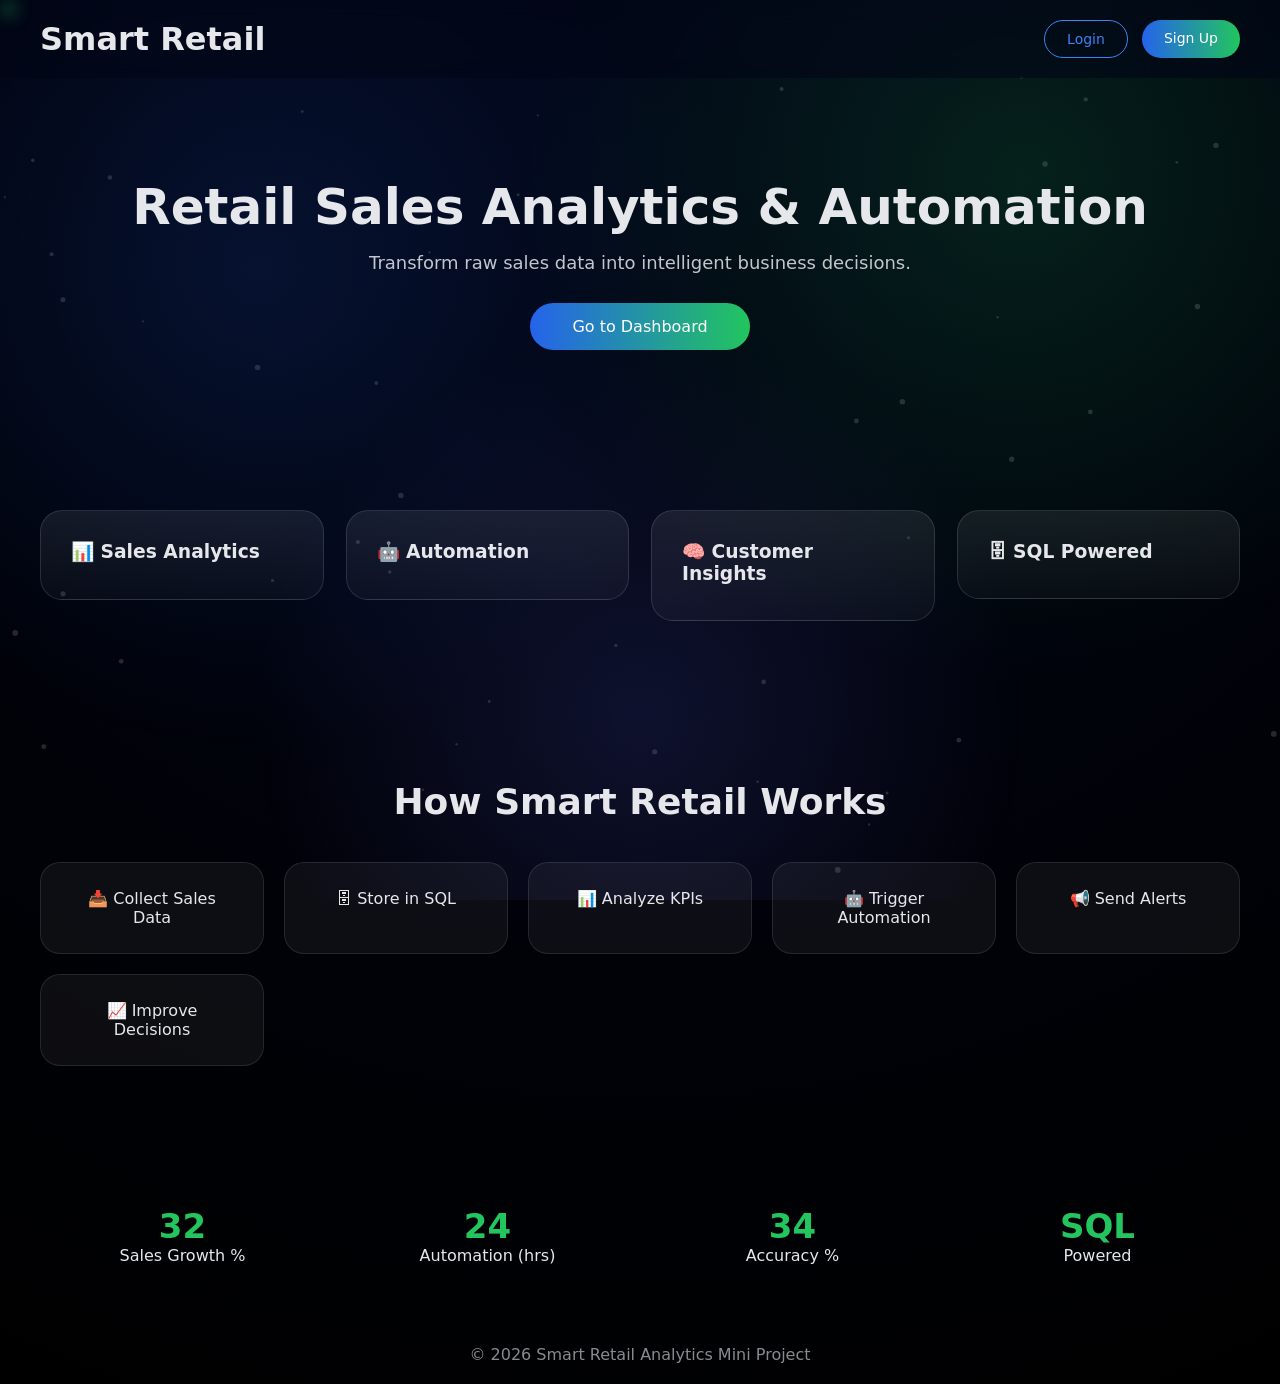
<file: index.html>
<!DOCTYPE html>
<html lang="en">
<head>
<meta charset="UTF-8">
<title>Smart Retail | Sales Analytics & Automation</title>
<meta name="viewport" content="width=device-width, initial-scale=1.0">

  <link rel="stylesheet" href="index.css" />
</head>

<body>

<canvas id="bg"></canvas>
<div id="cursor"></div>

<header>
  <h1>Smart Retail</h1>
  <div class="nav">
    <a href="login.html" class="login">Login</a>
    <a href="login.html" class="signup">Sign Up</a>
  </div>
</header>

<section class="hero">
  <h2>Retail Sales Analytics & Automation</h2>
  <p>Transform raw sales data into intelligent business decisions.</p>
  <a href="login.html" class="cta">Go to Dashboard</a>
</section>

<section class="features">
  <div class="feature">
    <h3>📊 Sales Analytics</h3>
    <ul>
      <li>Daily & monthly tracking</li>
      <li>Category performance</li>
      <li>Revenue trends</li>
      <li>Top products</li>
    </ul>
  </div>

  <div class="feature">
    <h3>🤖 Automation</h3>
    <ul>
      <li>Low stock auto reorder</li>
      <li>Cart recovery emails</li>
      <li>Smart alerts</li>
      <li>Rule-based triggers</li>
    </ul>
  </div>

  <div class="feature">
    <h3>🧠 Customer Insights</h3>
    <ul>
      <li>Repeat customers</li>
      <li>High-value users</li>
      <li>Purchase behavior</li>
      <li>Segmentation</li>
    </ul>
  </div>

  <div class="feature">
    <h3>🗄 SQL Powered</h3>
    <ul>
      <li>Relational tables</li>
      <li>SQL joins</li>
      <li>Aggregations</li>
      <li>Normalized schema</li>
    </ul>
  </div>
</section>

<section class="steps">
  <h2>How Smart Retail Works</h2>
  <div class="step-grid">
    <div class="step">📥 Collect Sales Data</div>
    <div class="step">🗄 Store in SQL</div>
    <div class="step">📊 Analyze KPIs</div>
    <div class="step">🤖 Trigger Automation</div>
    <div class="step">📢 Send Alerts</div>
    <div class="step">📈 Improve Decisions</div>
  </div>
</section>

<section class="stats">
  <div><h3 class="count" data-target="32">0</h3><p>Sales Growth %</p></div>
  <div><h3 class="count" data-target="24">0</h3><p>Automation (hrs)</p></div>
  <div><h3 class="count" data-target="99">0</h3><p>Accuracy %</p></div>
  <div><h3>SQL</h3><p>Powered</p></div>
</section>

<footer>
  © 2026 Smart Retail Analytics Mini Project
</footer>

  <script src="index.js"></script>
</body>
</html>
</file>
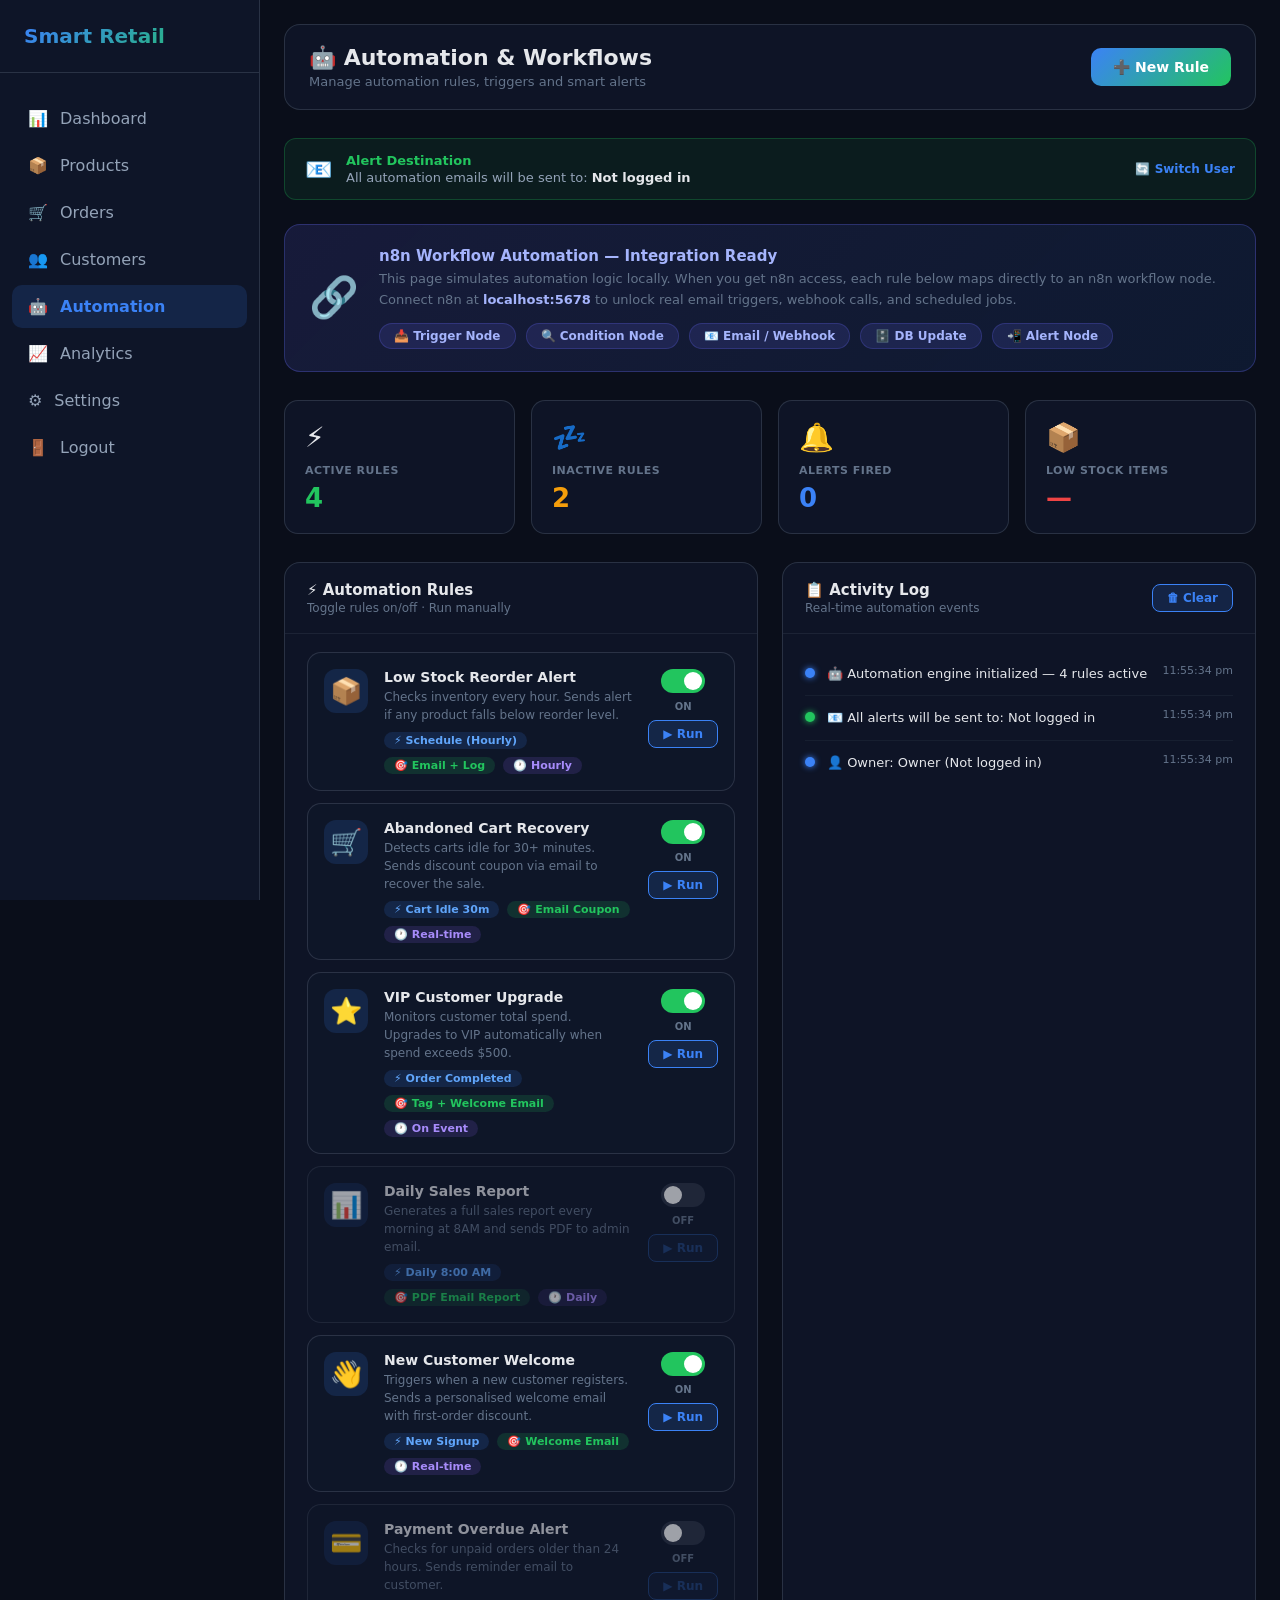
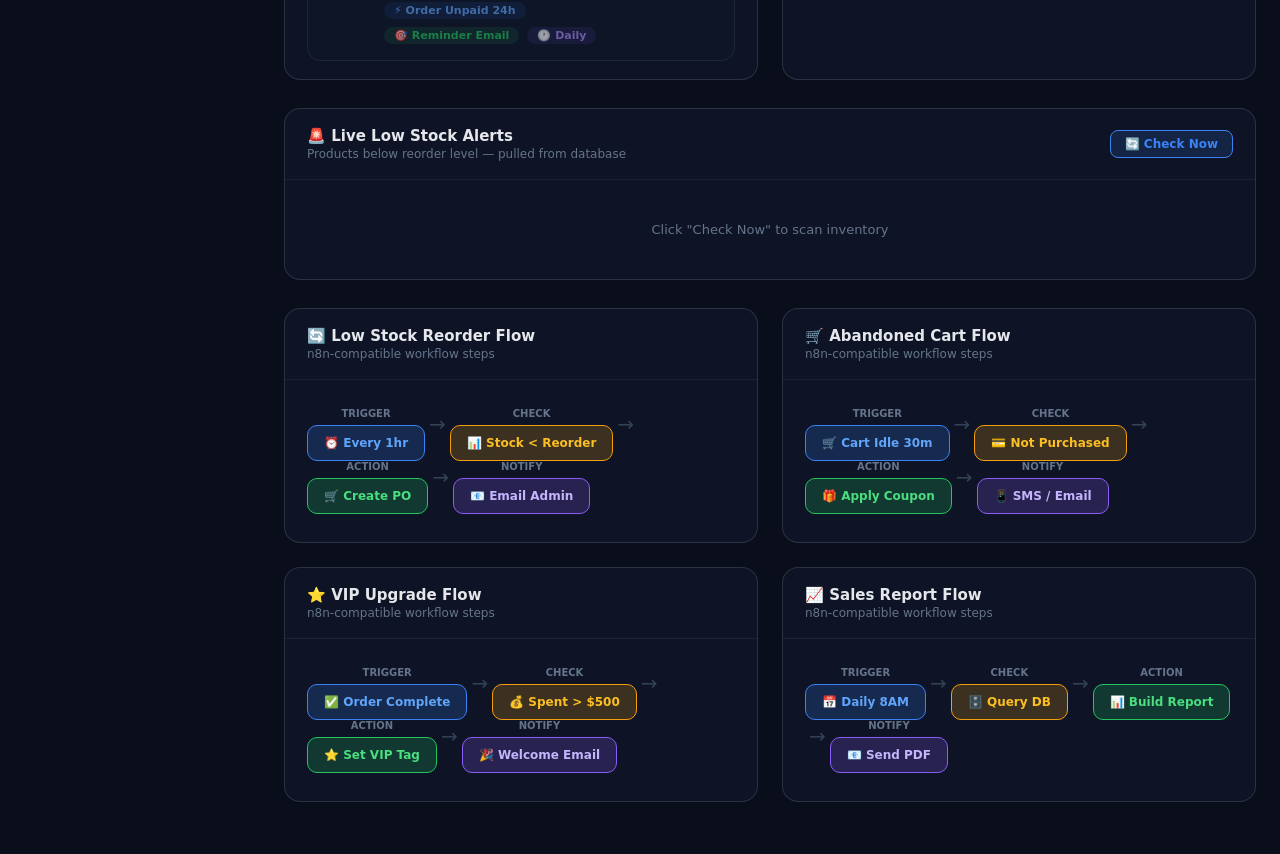
<file: automation.html>
<!DOCTYPE html>
<html lang="en">
<head>
  <meta charset="UTF-8" />
  <title>Automation - Smart Retail</title>
  <meta name="viewport" content="width=device-width, initial-scale=1.0" />
    <link rel="stylesheet" href="automation.css" />
</head>
<body>
  <script src="automation.js"></script>

<div class="sidebar">
  <div class="sidebar-header"><h2>Smart Retail</h2></div>
  <nav class="nav-menu">
    <a href="dashboard_dynamic.html" class="nav-item"><span>📊</span><span>Dashboard</span></a>
    <a href="products.html"          class="nav-item"><span>📦</span><span>Products</span></a>
    <a href="orders.html"            class="nav-item"><span>🛒</span><span>Orders</span></a>
    <a href="customers.html"         class="nav-item"><span>👥</span><span>Customers</span></a>
    <a href="automation.html"        class="nav-item active"><span>🤖</span><span>Automation</span></a>
    <a href="dashboard_analytics.html" class="nav-item"><span>📈</span><span>Analytics</span></a>
    <a href="settings.html"          class="nav-item"><span>⚙️</span><span>Settings</span></a>
    <a href="index.html"             class="nav-item"><span>🚪</span><span>Logout</span></a>
  </nav>
</div>

<div class="main-content">

  <!-- HEADER -->
  <div class="header">
    <div>
      <h1>🤖 Automation & Workflows</h1>
      <p>Manage automation rules, triggers and smart alerts</p>
    </div>
    <button class="btn-primary" onclick="openModal()">➕ New Rule</button>
  </div>

  <!-- OWNER EMAIL BANNER -->
  <div id="owner-banner" style="
    display:flex; align-items:center; gap:14px;
    background:rgba(34,197,94,0.08); border:1px solid rgba(34,197,94,0.25);
    border-radius:12px; padding:14px 20px; margin-bottom:24px;
  ">
    <span style="font-size:22px">📧</span>
    <div>
      <div style="font-size:13px;font-weight:700;color:#22c55e">Alert Destination</div>
      <div style="font-size:13px;color:#94a3b8;margin-top:2px">
        All automation emails will be sent to: 
        <strong style="color:#e5e7eb" id="owner-email-display">Loading...</strong>
      </div>
    </div>
    <a href="login.html" style="margin-left:auto;font-size:12px;color:#3b82f6;text-decoration:none;font-weight:600;white-space:nowrap">
      🔄 Switch User
    </a>
  </div>

  <!-- N8N INFO BANNER -->
  <div class="n8n-banner">
    <div class="n8n-icon">🔗</div>
    <div>
      <div class="n8n-title">n8n Workflow Automation — Integration Ready</div>
      <div class="n8n-desc">
        This page simulates automation logic locally. When you get n8n access, each rule below maps directly to an n8n workflow node. Connect n8n at <strong style="color:#a5b4fc">localhost:5678</strong> to unlock real email triggers, webhook calls, and scheduled jobs.
      </div>
      <div class="n8n-steps">
        <span class="n8n-step">📥 Trigger Node</span>
        <span class="n8n-step">🔍 Condition Node</span>
        <span class="n8n-step">📧 Email / Webhook</span>
        <span class="n8n-step">🗄️ DB Update</span>
        <span class="n8n-step">📲 Alert Node</span>
      </div>
    </div>
  </div>

  <!-- STAT CARDS -->
  <div class="stats-row">
    <div class="stat-card">
      <div class="stat-icon">⚡</div>
      <div class="stat-label">Active Rules</div>
      <div class="stat-value c-green" id="s-active">0</div>
    </div>
    <div class="stat-card">
      <div class="stat-icon">💤</div>
      <div class="stat-label">Inactive Rules</div>
      <div class="stat-value c-yellow" id="s-inactive">0</div>
    </div>
    <div class="stat-card">
      <div class="stat-icon">🔔</div>
      <div class="stat-label">Alerts Fired</div>
      <div class="stat-value c-blue" id="s-fired">0</div>
    </div>
    <div class="stat-card">
      <div class="stat-icon">📦</div>
      <div class="stat-label">Low Stock Items</div>
      <div class="stat-value c-red" id="s-lowstock">—</div>
    </div>
  </div>

  <!-- TWO COLUMNS -->
  <div class="two-col">

    <!-- LEFT: AUTOMATION RULES -->
    <div class="section-card">
      <div class="section-head">
        <div>
          <div class="section-title">⚡ Automation Rules</div>
          <div class="section-sub">Toggle rules on/off · Run manually</div>
        </div>
      </div>
      <div class="section-body" id="rules-list"></div>
    </div>

    <!-- RIGHT: ACTIVITY LOG -->
    <div class="section-card">
      <div class="section-head">
        <div>
          <div class="section-title">📋 Activity Log</div>
          <div class="section-sub">Real-time automation events</div>
        </div>
        <button class="btn-run" onclick="clearLog()">🗑 Clear</button>
      </div>
      <div class="section-body" id="activity-log">
        <div class="empty-log">No activity yet — run a rule to see logs</div>
      </div>
    </div>

  </div>

  <!-- LOW STOCK LIVE CHECK -->
  <div class="full-col">
    <div class="section-card">
      <div class="section-head">
        <div>
          <div class="section-title">🚨 Live Low Stock Alerts</div>
          <div class="section-sub">Products below reorder level — pulled from database</div>
        </div>
        <button class="btn-run" id="btn-check-stock" onclick="checkLowStock()">🔄 Check Now</button>
      </div>
      <div class="section-body" id="low-stock-body">
        <div class="empty-log">Click "Check Now" to scan inventory</div>
      </div>
    </div>
  </div>

  <!-- WORKFLOW DIAGRAMS -->
  <div class="two-col">

    <div class="section-card">
      <div class="section-head">
        <div>
          <div class="section-title">🔄 Low Stock Reorder Flow</div>
          <div class="section-sub">n8n-compatible workflow steps</div>
        </div>
      </div>
      <div class="section-body">
        <div class="workflow">
          <div class="wf-step"><div class="wf-label">Trigger</div><div class="wf-box wf-trigger">⏰ Every 1hr</div></div>
          <div class="wf-arrow">→</div>
          <div class="wf-step"><div class="wf-label">Check</div><div class="wf-box wf-check">📊 Stock &lt; Reorder</div></div>
          <div class="wf-arrow">→</div>
          <div class="wf-step"><div class="wf-label">Action</div><div class="wf-box wf-action">🛒 Create PO</div></div>
          <div class="wf-arrow">→</div>
          <div class="wf-step"><div class="wf-label">Notify</div><div class="wf-box wf-notify">📧 Email Admin</div></div>
        </div>
      </div>
    </div>

    <div class="section-card">
      <div class="section-head">
        <div>
          <div class="section-title">🛒 Abandoned Cart Flow</div>
          <div class="section-sub">n8n-compatible workflow steps</div>
        </div>
      </div>
      <div class="section-body">
        <div class="workflow">
          <div class="wf-step"><div class="wf-label">Trigger</div><div class="wf-box wf-trigger">🛒 Cart Idle 30m</div></div>
          <div class="wf-arrow">→</div>
          <div class="wf-step"><div class="wf-label">Check</div><div class="wf-box wf-check">💳 Not Purchased</div></div>
          <div class="wf-arrow">→</div>
          <div class="wf-step"><div class="wf-label">Action</div><div class="wf-box wf-action">🎁 Apply Coupon</div></div>
          <div class="wf-arrow">→</div>
          <div class="wf-step"><div class="wf-label">Notify</div><div class="wf-box wf-notify">📱 SMS / Email</div></div>
        </div>
      </div>
    </div>

    <div class="section-card">
      <div class="section-head">
        <div>
          <div class="section-title">⭐ VIP Upgrade Flow</div>
          <div class="section-sub">n8n-compatible workflow steps</div>
        </div>
      </div>
      <div class="section-body">
        <div class="workflow">
          <div class="wf-step"><div class="wf-label">Trigger</div><div class="wf-box wf-trigger">✅ Order Complete</div></div>
          <div class="wf-arrow">→</div>
          <div class="wf-step"><div class="wf-label">Check</div><div class="wf-box wf-check">💰 Spent &gt; $500</div></div>
          <div class="wf-arrow">→</div>
          <div class="wf-step"><div class="wf-label">Action</div><div class="wf-box wf-action">⭐ Set VIP Tag</div></div>
          <div class="wf-arrow">→</div>
          <div class="wf-step"><div class="wf-label">Notify</div><div class="wf-box wf-notify">🎉 Welcome Email</div></div>
        </div>
      </div>
    </div>

    <div class="section-card">
      <div class="section-head">
        <div>
          <div class="section-title">📈 Sales Report Flow</div>
          <div class="section-sub">n8n-compatible workflow steps</div>
        </div>
      </div>
      <div class="section-body">
        <div class="workflow">
          <div class="wf-step"><div class="wf-label">Trigger</div><div class="wf-box wf-trigger">📅 Daily 8AM</div></div>
          <div class="wf-arrow">→</div>
          <div class="wf-step"><div class="wf-label">Check</div><div class="wf-box wf-check">🗄️ Query DB</div></div>
          <div class="wf-arrow">→</div>
          <div class="wf-step"><div class="wf-label">Action</div><div class="wf-box wf-action">📊 Build Report</div></div>
          <div class="wf-arrow">→</div>
          <div class="wf-step"><div class="wf-label">Notify</div><div class="wf-box wf-notify">📧 Send PDF</div></div>
        </div>
      </div>
    </div>

  </div>

</div>

<!-- NEW RULE MODAL -->
<div id="ruleModal" class="modal">
  <div class="modal-box">
    <div class="modal-title">➕ Create Automation Rule</div>
    <div class="modal-sub">Define a trigger, condition and action for your new rule</div>

    <div class="form-group">
      <label>Rule Name</label>
      <input type="text" id="r-name" placeholder="e.g. Flash Sale Alert" />
    </div>
    <div class="form-group">
      <label>Trigger</label>
      <select id="r-trigger">
        <option value="schedule">⏰ Scheduled (Every hour)</option>
        <option value="order">✅ New Order Placed</option>
        <option value="stock">📦 Stock Level Change</option>
        <option value="customer">👤 New Customer Signup</option>
        <option value="payment">💳 Payment Received</option>
      </select>
    </div>
    <div class="form-group">
      <label>Condition</label>
      <select id="r-condition">
        <option value="low_stock">Stock below reorder level</option>
        <option value="high_value">Order value &gt; $500</option>
        <option value="new_customer">Customer is new</option>
        <option value="unpaid">Payment is unpaid</option>
        <option value="always">Always (no condition)</option>
      </select>
    </div>
    <div class="form-group">
      <label>Action</label>
      <select id="r-action">
        <option value="email">📧 Send Email Alert</option>
        <option value="reorder">🛒 Create Reorder Request</option>
        <option value="sms">📱 Send SMS</option>
        <option value="tag_vip">⭐ Tag Customer as VIP</option>
        <option value="log">📋 Log to Activity</option>
      </select>
    </div>
    <div class="form-group">
      <label>Description (optional)</label>
      <textarea id="r-desc" rows="2" placeholder="What does this rule do?"></textarea>
    </div>

    <div class="modal-actions">
      <button class="btn-cancel" onclick="closeModal()">Cancel</button>
      <button class="btn-primary" style="flex:1" onclick="saveRule()">✅ Save Rule</button>
    </div>
  </div>
</div>

<script>
  const API_URL = 'https://smart-retail-backend-kvfj.onrender.com';

  /* ── DEFAULT RULES ────────────────────────── */
  let rules = JSON.parse(localStorage.getItem('auto_rules') || 'null') || [
    { id:1, name:'Low Stock Reorder Alert',   icon:'📦', desc:'Checks inventory every hour. Sends alert if any product falls below reorder level.', trigger:'Schedule (Hourly)', action:'Email + Log', freq:'Hourly', active:true  },
    { id:2, name:'Abandoned Cart Recovery',   icon:'🛒', desc:'Detects carts idle for 30+ minutes. Sends discount coupon via email to recover the sale.', trigger:'Cart Idle 30m',   action:'Email Coupon', freq:'Real-time', active:true  },
    { id:3, name:'VIP Customer Upgrade',      icon:'⭐', desc:'Monitors customer total spend. Upgrades to VIP automatically when spend exceeds $500.', trigger:'Order Completed', action:'Tag + Welcome Email', freq:'On Event', active:true  },
    { id:4, name:'Daily Sales Report',        icon:'📊', desc:'Generates a full sales report every morning at 8AM and sends PDF to admin email.', trigger:'Daily 8:00 AM',   action:'PDF Email Report', freq:'Daily', active:false },
    { id:5, name:'New Customer Welcome',      icon:'👋', desc:'Triggers when a new customer registers. Sends a personalised welcome email with first-order discount.', trigger:'New Signup',      action:'Welcome Email', freq:'Real-time', active:true  },
    { id:6, name:'Payment Overdue Alert',     icon:'💳', desc:'Checks for unpaid orders older than 24 hours. Sends reminder email to customer.', trigger:'Order Unpaid 24h', action:'Reminder Email', freq:'Daily', active:false },
  ];

  let logEntries = [];
  let alertsFired = 0;

  /* ── RENDER RULES ─────────────────────────── */
  function renderRules() {
    const active   = rules.filter(r => r.active).length;
    const inactive = rules.filter(r => !r.active).length;
    document.getElementById('s-active').textContent   = active;
    document.getElementById('s-inactive').textContent = inactive;

    const list = document.getElementById('rules-list');
    list.innerHTML = rules.map(r => `
      <div class="rule-card ${r.active ? 'active-rule' : 'inactive-rule'}">
        <div class="rule-icon">${r.icon}</div>
        <div class="rule-info">
          <div class="rule-name">${r.name}</div>
          <div class="rule-desc">${r.desc}</div>
          <div class="rule-meta">
            <span class="rule-tag tag-trigger">⚡ ${r.trigger}</span>
            <span class="rule-tag tag-action">🎯 ${r.action}</span>
            <span class="rule-tag tag-freq">🕐 ${r.freq}</span>
          </div>
        </div>
        <div style="display:flex;flex-direction:column;gap:8px;align-items:center;flex-shrink:0">
          <div class="toggle-wrap">
            <label class="toggle">
              <input type="checkbox" ${r.active ? 'checked' : ''} onchange="toggleRule(${r.id}, this.checked)" />
              <span class="toggle-slider"></span>
            </label>
            <span class="toggle-label">${r.active ? 'ON' : 'OFF'}</span>
          </div>
          <button class="btn-run" onclick="runRule(${r.id})" ${!r.active ? 'disabled' : ''}>▶ Run</button>
        </div>
      </div>
    `).join('');
  }

  function toggleRule(id, checked) {
    rules = rules.map(r => r.id === id ? {...r, active: checked} : r);
    saveRules();
    addLog(checked ? 'green' : 'yellow',
      checked ? `Rule "${rules.find(r=>r.id===id).name}" enabled` : `Rule "${rules.find(r=>r.id===id).name}" disabled`);
    renderRules();
  }

  async function runRule(id) {
    const r = rules.find(x => x.id === id);
    if (!r || !r.active) return;

    alertsFired++;
    document.getElementById('s-fired').textContent = alertsFired;
    addLog('blue', `▶ Running "${r.name}"...`);

    // Map rule id to real backend endpoint
    const endpoints = {
      1: { url: '/api/automation/low-stock-alert', method: 'POST' },
      4: { url: '/api/automation/daily-report',    method: 'POST' },
    };

    if (endpoints[id]) {
      try {
        const res  = await fetch(API_URL + endpoints[id].url, { method: endpoints[id].method });
        const data = await res.json();
        if (data.sent) {
          addLog('green', `📧 Email sent successfully for "${r.name}"`);
          showToast('📧 Email sent!');
        } else {
          addLog('yellow', `⚠️ Rule ran but no email needed: ${data.message || ''}`);
        }
      } catch (e) {
        addLog('yellow', `⚠️ Backend not reachable — rule simulated locally`);
        addLog('green', `✅ "${r.name}" simulated successfully`);
      }
    } else {
      // Simulate for rules without a backend endpoint yet
      setTimeout(() => addLog('green', `✅ "${r.name}" executed → ${r.action}`), 600);
      setTimeout(() => showToast(`✅ ${r.name} triggered!`), 800);
    }
  }

  /* ── LOG ──────────────────────────────────── */
  function addLog(color, text) {
    const now = new Date();
    const time = now.toLocaleTimeString('en-IN', { hour:'2-digit', minute:'2-digit', second:'2-digit' });
    logEntries.unshift({ color, text, time });
    if (logEntries.length > 50) logEntries.pop();
    renderLog();
  }

  function renderLog() {
    const el = document.getElementById('activity-log');
    if (logEntries.length === 0) {
      el.innerHTML = '<div class="empty-log">No activity yet — run a rule to see logs</div>';
      return;
    }
    el.innerHTML = logEntries.map(e => `
      <div class="log-entry">
        <div class="log-dot log-dot-${e.color}"></div>
        <div class="log-text">${e.text}</div>
        <div class="log-time">${e.time}</div>
      </div>`).join('');
  }

  function clearLog() { logEntries = []; renderLog(); }

  /* ── LOW STOCK CHECK ──────────────────────── */
  async function checkLowStock() {
    const btn  = document.getElementById('btn-check-stock');
    const body = document.getElementById('low-stock-body');
    btn.textContent = '⏳ Scanning...'; btn.disabled = true;

    addLog('blue', '🔍 Starting live inventory scan...');

    try {
      const res      = await fetch(`${API_URL}/api/products`);
      const products = await res.json();
      const low      = products.filter(p => parseInt(p.stock_quantity) < parseInt(p.reorder_level || 10));

      document.getElementById('s-lowstock').textContent = low.length;

      if (low.length === 0) {
        body.innerHTML = `<div class="empty-log">✅ All products are well-stocked! No alerts needed.</div>`;
        addLog('green', '✅ Inventory scan complete — all products sufficiently stocked');
      } else {
        body.innerHTML = low.map(p => `
          <div class="alert-item">
            <div>
              <div class="alert-name">${p.name}</div>
              <div class="alert-stock">Stock: ${p.stock_quantity} units · Reorder at: ${p.reorder_level || 10}</div>
            </div>
            <span class="alert-badge">⚠️ Low Stock</span>
          </div>`).join('');
        addLog('red', `🚨 ${low.length} product(s) below reorder level — action required!`);
        low.forEach(p => addLog('yellow', `⚠️ "${p.name}" — only ${p.stock_quantity} left`));
        alertsFired += low.length;
        document.getElementById('s-fired').textContent = alertsFired;
      }
    } catch (e) {
      body.innerHTML = `<div class="empty-log" style="color:#ef4444">❌ Cannot connect to backend. Start with <code>npm start</code></div>`;
      addLog('red', '❌ Backend unreachable — inventory scan failed');
    }

    btn.textContent = '🔄 Check Now'; btn.disabled = false;
  }

  /* ── NEW RULE MODAL ───────────────────────── */
  function openModal() { document.getElementById('ruleModal').classList.add('active'); }
  function closeModal() { document.getElementById('ruleModal').classList.remove('active'); }

  const triggerLabels = { schedule:'Schedule (Hourly)', order:'Order Placed', stock:'Stock Change', customer:'New Signup', payment:'Payment Received' };
  const actionLabels  = { email:'Email Alert', reorder:'Reorder Request', sms:'SMS Notification', tag_vip:'Tag as VIP', log:'Activity Log' };
  const icons = { schedule:'⏰', order:'✅', stock:'📦', customer:'👤', payment:'💳' };

  function saveRule() {
    const name = document.getElementById('r-name').value.trim();
    if (!name) { alert('Please enter a rule name'); return; }

    const trigger = document.getElementById('r-trigger').value;
    const action  = document.getElementById('r-action').value;
    const desc    = document.getElementById('r-desc').value || 'Custom automation rule';

    const newRule = {
      id: Date.now(), name, icon: icons[trigger] || '⚡',
      desc, trigger: triggerLabels[trigger], action: actionLabels[action],
      freq: trigger === 'schedule' ? 'Hourly' : 'Real-time', active: true
    };

    rules.push(newRule);
    saveRules();
    addLog('green', `➕ New rule "${name}" created and activated`);
    closeModal();
    renderRules();

    // reset form
    ['r-name','r-desc'].forEach(id => document.getElementById(id).value = '');
  }

  function saveRules() { localStorage.setItem('auto_rules', JSON.stringify(rules)); }

  function showToast(msg) {
    let t = document.getElementById('toast');
    if (!t) {
      t = document.createElement('div'); t.id = 'toast';
      t.style.cssText = `position:fixed;bottom:28px;right:28px;z-index:9999;
        background:rgba(15,23,42,0.97);border:1px solid #22c55e;color:#e5e7eb;
        padding:14px 22px;border-radius:12px;font-size:14px;font-weight:600;
        box-shadow:0 8px 30px rgba(0,0,0,0.4);animation:slideUp 0.3s ease;display:none;`;
      document.body.appendChild(t);
    }
    t.textContent = msg; t.style.display = 'block';
    clearTimeout(t._timer);
    t._timer = setTimeout(() => { t.style.display = 'none'; }, 3000);
  }

  document.getElementById('ruleModal').addEventListener('click', function(e) {
    if (e.target === this) closeModal();
  });

  // Show owner email in banner
  // Show who receives alerts + register with backend
  const ownerEmail = localStorage.getItem('owner_email') || localStorage.getItem('ownerEmail') || 'Not logged in';
  const ownerName  = localStorage.getItem('owner_name')  || localStorage.getItem('ownerName')  || 'Owner';

  // Init rules
  renderRules();

  // Update display if element exists
  const ownerDisplay = document.getElementById('owner-email-display');
  if (ownerDisplay) ownerDisplay.textContent = ownerEmail;

  // Register with backend so alerts go to this email
  if (ownerEmail && ownerEmail.includes('@')) {
    fetch(API_URL + '/api/automation/set-owner', {
      method: 'POST',
      headers: {'Content-Type':'application/json'},
      body: JSON.stringify({ email: ownerEmail })
    }).catch(() => {});
  }

  addLog('blue',  `👤 Owner: ${ownerName} (${ownerEmail})`);
  addLog('green', `📧 All alerts will be sent to: ${ownerEmail}`);
  addLog('blue',  `🤖 Automation engine initialized — ${rules.filter(r=>r.active).length} rules active`);
</script>
</body>
</html>
</file>
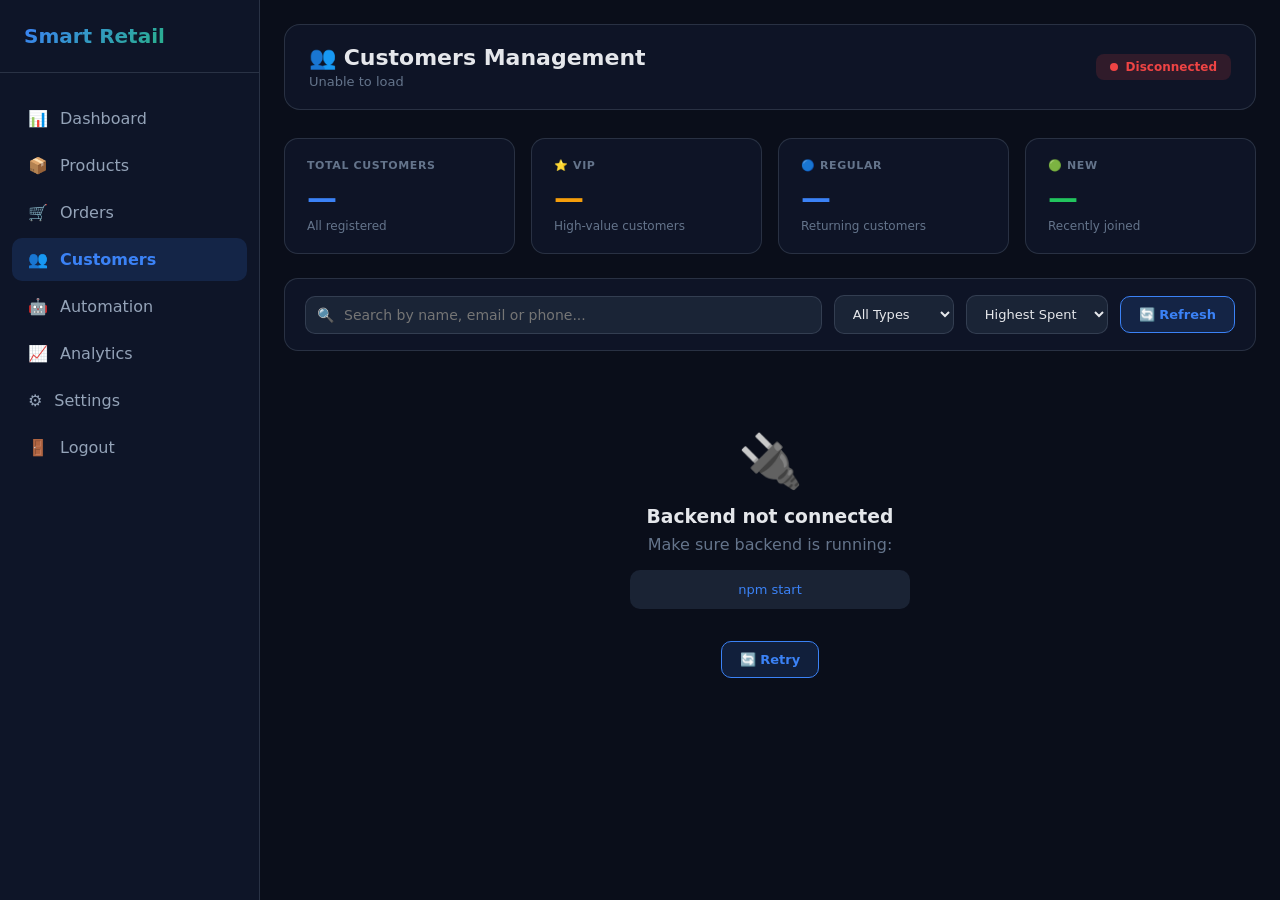
<file: customers.html>
<!DOCTYPE html>
<html lang="en">
<head>
  <meta charset="UTF-8" />
  <title>Customers - Smart Retail</title>
  <meta name="viewport" content="width=device-width, initial-scale=1.0" />
    <link rel="stylesheet" href="customers.css" />
</head>
<body>
  <script src="customers.js"></script>

  <div class="sidebar">
    <div class="sidebar-header"><h2>Smart Retail</h2></div>
    <nav class="nav-menu">
      <a href="dashboard_dynamic.html" class="nav-item"><span>📊</span><span>Dashboard</span></a>
      <a href="products.html"          class="nav-item"><span>📦</span><span>Products</span></a>
      <a href="orders.html"            class="nav-item"><span>🛒</span><span>Orders</span></a>
      <a href="customers.html"         class="nav-item active"><span>👥</span><span>Customers</span></a>
      <a href="automation.html"        class="nav-item"><span>🤖</span><span>Automation</span></a>
      <a href="dashboard_analytics.html" class="nav-item"><span>📈</span><span>Analytics</span></a>
      <a href="settings.html"          class="nav-item"><span>⚙️</span><span>Settings</span></a>
      <a href="index.html"             class="nav-item"><span>🚪</span><span>Logout</span></a>
    </nav>
  </div>

  <div class="main-content">

    <!-- HEADER -->
    <div class="header">
      <div class="header-left">
        <h1>👥 Customers Management</h1>
        <p id="cust-count">Loading customers...</p>
      </div>
      <div id="connection-status" class="connection-status status-disconnected">
        <span class="status-dot" style="background:#ef4444"></span>
        <span>Connecting...</span>
      </div>
    </div>

    <!-- STATS -->
    <div class="stats-row">
      <div class="stat-card">
        <div class="stat-label">Total Customers</div>
        <div class="stat-value c-blue"   id="s-total">—</div>
        <div class="stat-sub">All registered</div>
      </div>
      <div class="stat-card">
        <div class="stat-label">⭐ VIP</div>
        <div class="stat-value c-yellow" id="s-vip">—</div>
        <div class="stat-sub">High-value customers</div>
      </div>
      <div class="stat-card">
        <div class="stat-label">🔵 Regular</div>
        <div class="stat-value c-blue"   id="s-regular">—</div>
        <div class="stat-sub">Returning customers</div>
      </div>
      <div class="stat-card">
        <div class="stat-label">🟢 New</div>
        <div class="stat-value c-green"  id="s-new">—</div>
        <div class="stat-sub">Recently joined</div>
      </div>
    </div>

    <!-- FILTER BAR -->
    <div class="filter-bar">
      <div class="search-wrap">
        <span class="search-icon">🔍</span>
        <input type="text" id="search-input" placeholder="Search by name, email or phone..." oninput="applyFilters()" />
      </div>
      <select class="filter-select" id="type-filter" onchange="applyFilters()">
        <option value="">All Types</option>
        <option value="vip">⭐ VIP</option>
        <option value="regular">🔵 Regular</option>
        <option value="new">🟢 New</option>
      </select>
      <select class="filter-select" id="sort-select" onchange="applyFilters()">
        <option value="spent_desc">Highest Spent</option>
        <option value="spent_asc">Lowest Spent</option>
        <option value="orders_desc">Most Orders</option>
        <option value="name_asc">Name A→Z</option>
        <option value="id_asc">ID 1→9</option>
      </select>
      <button class="btn-refresh" onclick="loadCustomers()">🔄 Refresh</button>
    </div>

    <!-- RESULTS INFO -->
    <div class="results-info" id="results-info"></div>

    <!-- CARDS GRID -->
    <div class="customers-grid" id="customers-grid">
      <div class="empty-state"><div class="icon">⏳</div><p>Loading customers...</p></div>
    </div>

    <!-- PAGINATION -->
    <div class="pagination" id="pagination"></div>

  </div>

  <!-- CUSTOMER DETAIL MODAL -->
  <div id="detailModal" class="modal">
    <div class="modal-box">
      <div class="modal-header">
        <div class="modal-avatar" id="m-avatar"></div>
        <div>
          <div class="modal-name" id="m-name"></div>
          <div class="modal-email" id="m-email"></div>
          <div id="m-badge" style="margin-top:6px"></div>
        </div>
        <button class="modal-close" onclick="closeModal()">✕</button>
      </div>

      <div class="section-title">📋 Customer Details</div>
      <div class="detail-grid">
        <div class="detail-item"><div class="detail-label">Customer ID</div><div class="detail-value" id="m-id"></div></div>
        <div class="detail-item"><div class="detail-label">Phone</div><div class="detail-value" id="m-phone"></div></div>
        <div class="detail-item"><div class="detail-label">Total Spent</div><div class="detail-value c-green" id="m-spent"></div></div>
        <div class="detail-item"><div class="detail-label">Total Orders</div><div class="detail-value c-blue" id="m-orders"></div></div>
        <div class="detail-item"><div class="detail-label">Customer Type</div><div class="detail-value" id="m-type"></div></div>
        <div class="detail-item"><div class="detail-label">Joined</div><div class="detail-value" id="m-joined"></div></div>
      </div>

      <div class="section-title">🛒 Recent Orders</div>
      <div id="m-order-list"></div>
    </div>
  </div>

  <script>
    const API_URL = 'https://smart-retail-backend-kvfj.onrender.com';
    function getCurrencySymbol() {
      if (!localStorage.getItem('currency_symbol')) {
        localStorage.setItem('currency_symbol', '₹');
        localStorage.setItem('currency_rate', '1');
      }
      // Fix wrong rate if it was previously set to 1 for INR
      const sym = localStorage.getItem('currency_symbol') || '₹';
      const rate = parseFloat(localStorage.getItem('currency_rate') || '1');
      if (sym === '₹' && rate < 1) {
        localStorage.setItem('currency_rate', '1');
      }
      return sym;
    }
    function getCurrencyRate() {
      return parseFloat(localStorage.getItem('currency_rate') || '1');
    }
    function formatCurrency(amount) {
      const sym  = getCurrencySymbol();
      const rate = getCurrencyRate();
      const val  = parseFloat(String(amount).replace(/[^0-9.]/g,'')) || 0;
      const converted = val * rate;
      return sym + converted.toLocaleString('en-IN', {minimumFractionDigits:2, maximumFractionDigits:2});
    }
    let allCustomers = [];
    let allOrders    = [];
    let filtered     = [];
    let currentPage  = 1;
    const PAGE_SIZE  = 9;

    function setConnected(ok) {
      const el = document.getElementById('connection-status');
      el.className = 'connection-status ' + (ok ? 'status-connected' : 'status-disconnected');
      el.querySelector('.status-dot').style.background = ok ? '#22c55e' : '#ef4444';
      el.querySelector('span:last-child').textContent  = ok ? 'Connected' : 'Disconnected';
    }

    async function loadCustomers() {
      try {
        const [cRes, oRes] = await Promise.all([
          fetch(`${API_URL}/api/customers`),
          fetch(`${API_URL}/api/orders`)
        ]);
        allCustomers = await cRes.json();
        allOrders    = await oRes.json();
        setConnected(true);
        updateStats();
        applyFilters();
        document.getElementById('cust-count').textContent = `${allCustomers.length} total customers`;
      } catch (e) {
        setConnected(false);
        document.getElementById('cust-count').textContent = 'Unable to load';
        document.getElementById('customers-grid').innerHTML = `
          <div class="no-backend">
            <div class="icon">🔌</div>
            <h3>Backend not connected</h3>
            <p>Make sure backend is running:</p>
            <code>npm start</code>
            <button class="btn-refresh" style="margin-top:16px" onclick="loadCustomers()">🔄 Retry</button>
          </div>`;
      }
    }

    function updateStats() {
      document.getElementById('s-total').textContent   = allCustomers.length;
      document.getElementById('s-vip').textContent     = allCustomers.filter(c => c.customer_type === 'vip').length;
      document.getElementById('s-regular').textContent = allCustomers.filter(c => c.customer_type === 'regular').length;
      document.getElementById('s-new').textContent     = allCustomers.filter(c => c.customer_type === 'new').length;
    }

    function applyFilters() {
      const q    = document.getElementById('search-input').value.toLowerCase();
      const type = document.getElementById('type-filter').value;
      const sort = document.getElementById('sort-select').value;

      filtered = allCustomers.filter(c => {
        const matchQ    = !q || (c.name||'').toLowerCase().includes(q) || (c.email||'').toLowerCase().includes(q) || (c.phone||'').includes(q);
        const matchType = !type || c.customer_type === type;
        return matchQ && matchType;
      });

      filtered.sort((a,b) => {
        if (sort === 'spent_desc')  return parseFloat(b.total_spent||0) - parseFloat(a.total_spent||0);
        if (sort === 'spent_asc')   return parseFloat(a.total_spent||0) - parseFloat(b.total_spent||0);
        if (sort === 'orders_desc') return (b.total_orders||0) - (a.total_orders||0);
        if (sort === 'name_asc')    return (a.name||'').localeCompare(b.name||'');
        if (sort === 'id_asc')      return a.customer_id - b.customer_id;
        return 0;
      });

      currentPage = 1;
      document.getElementById('results-info').textContent =
        filtered.length ? `Showing ${filtered.length} of ${allCustomers.length} customers` : '';
      renderCards();
      renderPagination();
    }

    function avatarInitials(name) {
      if (!name) return '?';
      const parts = name.trim().split(' ');
      return parts.length >= 2 ? parts[0][0] + parts[1][0] : parts[0][0];
    }

    function typeBadge(t) {
      if (t === 'vip')     return `<span class="type-badge badge-vip">⭐ VIP</span>`;
      if (t === 'regular') return `<span class="type-badge badge-regular">🔵 Regular</span>`;
      return `<span class="type-badge badge-new">🟢 New</span>`;
    }

    function avatarClass(t) {
      if (t === 'vip') return 'vip';
      if (t === 'new') return 'new-c';
      return '';
    }

    function customerOrders(id) {
      return allOrders.filter(o => o.customer_id === id || String(o.customer_id) === String(id));
    }

    function renderCards() {
      const grid  = document.getElementById('customers-grid');
      const start = (currentPage - 1) * PAGE_SIZE;
      const page  = filtered.slice(start, start + PAGE_SIZE);

      if (filtered.length === 0) {
        grid.innerHTML = `<div class="empty-state"><div class="icon">🔍</div><p>No customers match your search</p></div>`;
        return;
      }

      grid.innerHTML = page.map(c => {
        const orders  = customerOrders(c.customer_id);
        const spent   = parseFloat(c.total_spent || 0).toFixed(2);
        const sym_ = getCurrencySymbol();
        const oCount  = c.total_orders || orders.length || 0;
        const initials = avatarInitials(c.name);
        const aClass   = avatarClass(c.customer_type);

        return `
          <div class="customer-card" onclick="openModal(${c.customer_id})">
            <div class="card-top">
              <div class="avatar ${aClass}">${initials}</div>
              <div>
                <div class="card-name">${c.name || '—'}</div>
                <div class="card-email">${c.email || '—'}</div>
                ${typeBadge(c.customer_type)}
              </div>
            </div>
            <div class="card-phone">📞 ${c.phone || 'No phone'}</div>
            <div class="card-stats">
              <div class="card-stat">
                <div class="cs-label">Total Spent</div>
                <div class="cs-value c-green">${formatCurrency(spent)}</div>
              </div>
              <div class="card-stat">
                <div class="cs-label">Orders</div>
                <div class="cs-value c-blue">${oCount}</div>
              </div>
            </div>
            <button class="btn-view">👁 View Profile</button>
          </div>`;
      }).join('');
    }

    function renderPagination() {
      const total = Math.ceil(filtered.length / PAGE_SIZE);
      const pg    = document.getElementById('pagination');
      if (total <= 1) { pg.innerHTML = ''; return; }
      let html = `<button class="page-btn" onclick="goPage(${currentPage-1})" ${currentPage===1?'disabled':''}>← Prev</button>`;
      for (let i = 1; i <= total; i++) {
        html += `<button class="page-btn ${i===currentPage?'active':''}" onclick="goPage(${i})">${i}</button>`;
      }
      html += `<button class="page-btn" onclick="goPage(${currentPage+1})" ${currentPage===total?'disabled':''}>Next →</button>`;
      pg.innerHTML = html;
    }

    function goPage(n) {
      const total = Math.ceil(filtered.length / PAGE_SIZE);
      if (n < 1 || n > total) return;
      currentPage = n;
      renderCards();
      renderPagination();
    }

    function formatDate(d) {
      if (!d) return '—';
      return new Date(d).toLocaleDateString('en-IN', { day:'2-digit', month:'short', year:'numeric' });
    }

    function openModal(id) {
      const c = allCustomers.find(x => x.customer_id === id || String(x.customer_id) === String(id));
      if (!c) return;

      const aClass = avatarClass(c.customer_type);
      document.getElementById('m-avatar').className  = `modal-avatar ${aClass}`;
      document.getElementById('m-avatar').textContent = avatarInitials(c.name);
      document.getElementById('m-name').textContent   = c.name || '—';
      document.getElementById('m-email').textContent  = c.email || '—';
      document.getElementById('m-badge').innerHTML    = typeBadge(c.customer_type);
      document.getElementById('m-id').textContent     = '#' + c.customer_id;
      document.getElementById('m-phone').textContent  = c.phone || 'Not provided';
      document.getElementById('m-spent').textContent  = formatCurrency(c.total_spent || 0);
      document.getElementById('m-orders').textContent = c.total_orders || 0;
      document.getElementById('m-type').textContent   = (c.customer_type || 'new').toUpperCase();
      document.getElementById('m-joined').textContent = formatDate(c.created_at);

      const orders = customerOrders(c.customer_id).slice(0, 5);
      document.getElementById('m-order-list').innerHTML = orders.length
        ? orders.map(o => `
            <div class="order-row">
              <div class="order-row-left">
                <div class="order-row-id">#${o.order_id}</div>
                <div class="order-row-date">${formatDate(o.order_date)} · ${o.status}</div>
              </div>
              <div class="order-row-amount">${formatCurrency(parseFloat(o.total_amount||0).toFixed(2))}</div>
            </div>`).join('')
        : '<div class="no-orders">No orders found for this customer</div>';

      document.getElementById('detailModal').classList.add('active');
    }

    function closeModal() {
      document.getElementById('detailModal').classList.remove('active');
    }

    document.getElementById('detailModal').addEventListener('click', function(e) {
      if (e.target === this) closeModal();
    });

    loadCustomers();
  </script>
</body>
</html>
</file>
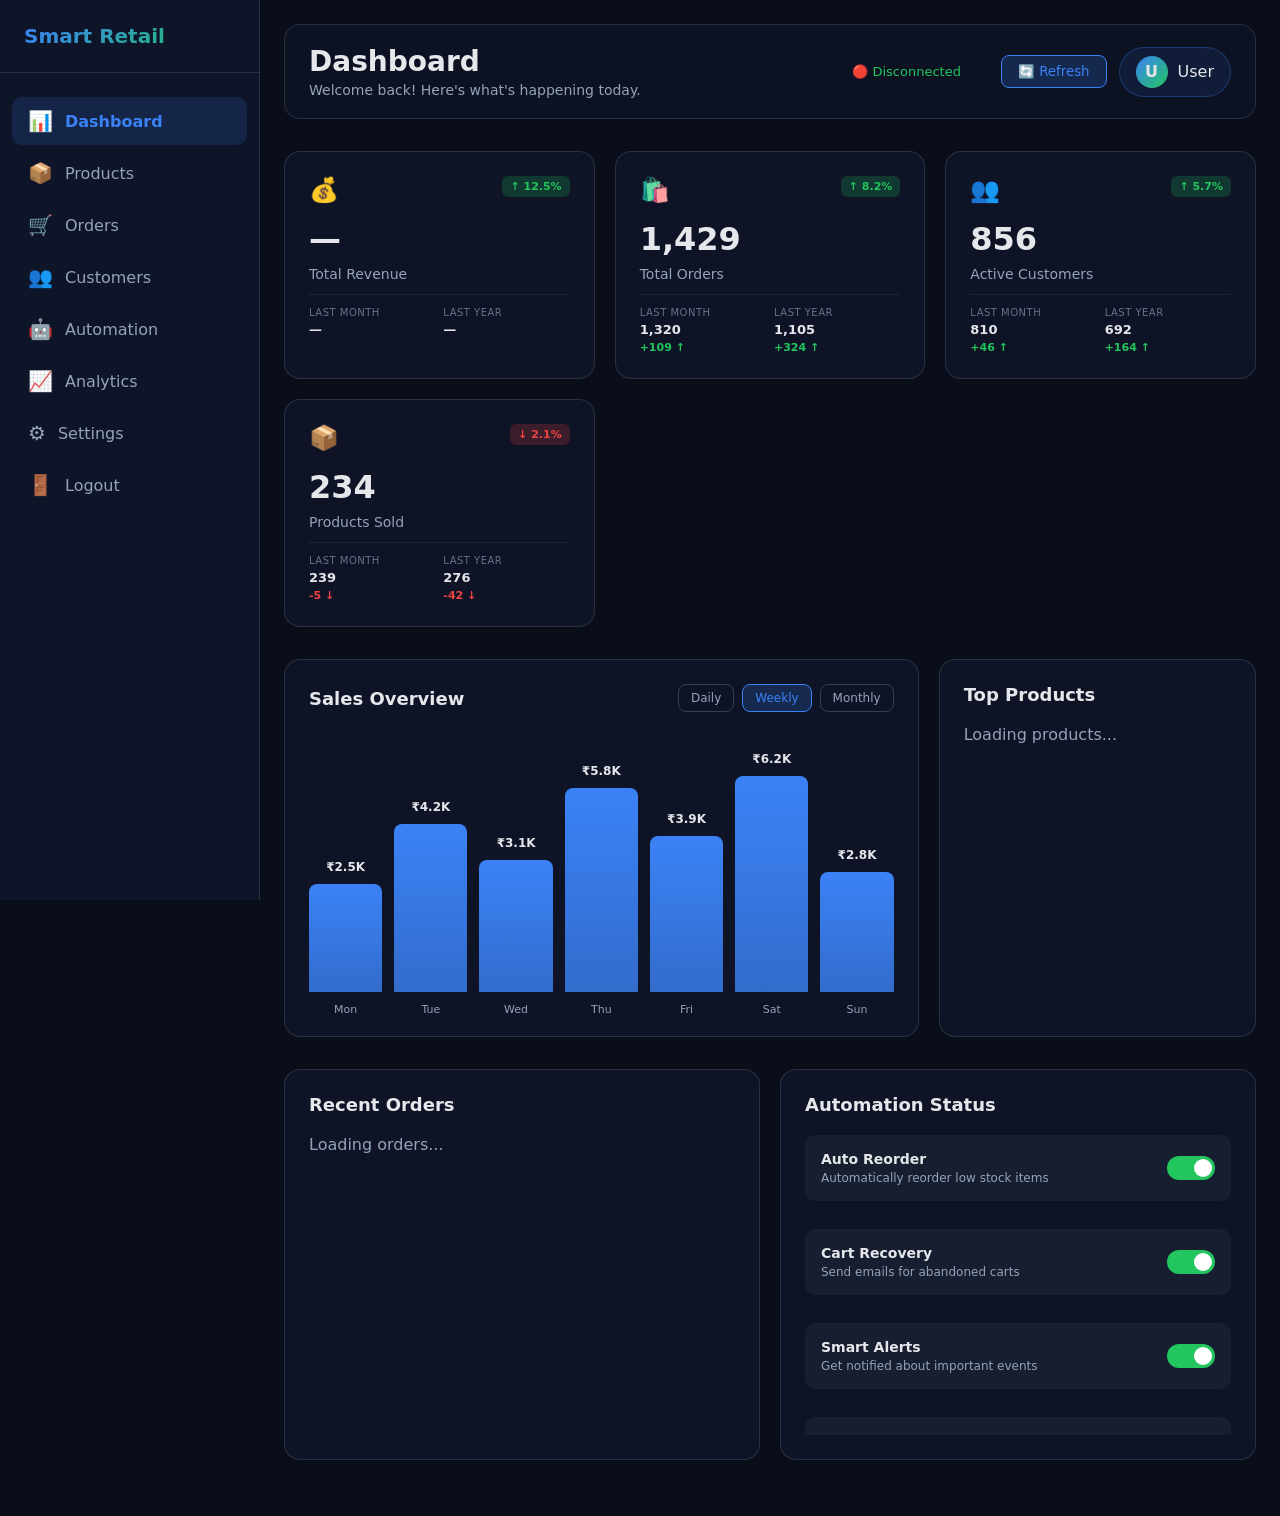
<file: dashboard_dynamic.html>
<!DOCTYPE html>
<html lang="en">
<head>
  <meta charset="UTF-8" />
  <title>Dashboard | Smart Retail</title>
  <meta name="viewport" content="width=device-width, initial-scale=1.0" />
    <link rel="stylesheet" href="dashboard_dynamic.css" />
</head>
<body>
  <script src="dashboard_dynamic.js"></script>

  <!-- SIDEBAR -->
  <div class="sidebar">
    <div class="sidebar-header">
      <h2>Smart Retail</h2>
    </div>
    
    <nav class="nav-menu">
      <a href="dashboard_dynamic.html" class="nav-item active">
        <span class="nav-icon">📊</span>
        <span>Dashboard</span>
      </a>
      <a href="products.html" class="nav-item">
        <span class="nav-icon">📦</span>
        <span>Products</span>
      </a>
      <a href="orders.html" class="nav-item">
        <span class="nav-icon">🛒</span>
        <span>Orders</span>
      </a>
      <a href="customers.html" class="nav-item">
        <span class="nav-icon">👥</span>
        <span>Customers</span>
      </a>
      <a href="automation.html" class="nav-item">
        <span class="nav-icon">🤖</span>
        <span>Automation</span>
      </a>
      <a href="dashboard_analytics.html" class="nav-item">
        <span class="nav-icon">📈</span>
        <span>Analytics</span>
      </a>
      <a href="settings.html" class="nav-item">
        <span class="nav-icon">⚙️</span>
        <span>Settings</span>
      </a>
      <a href="index.html" class="nav-item">
        <span class="nav-icon">🚪</span>
        <span>Logout</span>
      </a>
    </nav>
  </div>

  <!-- MAIN CONTENT -->
  <div class="main-content">
    
    <!-- HEADER -->
    <div class="header">
      <div class="header-left">
        <h1>Dashboard</h1>
        <p>Welcome back! Here's what's happening today.</p>
      </div>
      <div class="header-right">
        <span id="connection-status" style="font-size:13px;color:#22c55e;">🟢 Live</span>
        <span id="last-updated" style="font-size:12px;color:#64748b;margin-left:8px;"></span>
        <button onclick="refreshAll()" style="padding:8px 16px;background:rgba(59,130,246,0.2);border:1px solid #3b82f6;color:#3b82f6;border-radius:8px;cursor:pointer;margin-left:8px;">🔄 Refresh</button>
        <div class="user-profile">
          <div class="user-avatar">U</div>
          <span>User</span>
        </div>
      </div>
    </div>

    <!-- STATS CARDS WITH COMPARISON -->
    <div class="stats-grid">
      <!-- REVENUE CARD -->
      <div class="stat-card">
        <div class="stat-header">
          <span class="stat-icon">💰</span>
          <div class="stat-trends">
            <div class="stat-trend trend-up">↑ 12.5%</div>
          </div>
        </div>
        <div class="stat-value" id="stat-revenue">—</div>
        <div class="stat-label">Total Revenue</div>
        <div class="stat-comparison">
          <div class="comparison-item">
            <div class="comparison-label">Last Month</div>
            <div class="comparison-value" id="cmp-lm-val">—</div>
            <div class="comparison-change positive" id="cmp-lm-chg"></div>
          </div>
          <div class="comparison-item">
            <div class="comparison-label">Last Year</div>
            <div class="comparison-value" id="cmp-ly-val">—</div>
            <div class="comparison-change positive" id="cmp-ly-chg"></div>
          </div>
        </div>
      </div>

      <!-- ORDERS CARD -->
      <div class="stat-card">
        <div class="stat-header">
          <span class="stat-icon">🛍️</span>
          <div class="stat-trends">
            <div class="stat-trend trend-up">↑ 8.2%</div>
          </div>
        </div>
        <div class="stat-value" id="stat-orders">1,429</div>
        <div class="stat-label">Total Orders</div>
        <div class="stat-comparison">
          <div class="comparison-item">
            <div class="comparison-label">Last Month</div>
            <div class="comparison-value">1,320</div>
            <div class="comparison-change positive">+109 ↑</div>
          </div>
          <div class="comparison-item">
            <div class="comparison-label">Last Year</div>
            <div class="comparison-value">1,105</div>
            <div class="comparison-change positive">+324 ↑</div>
          </div>
        </div>
      </div>

      <!-- CUSTOMERS CARD -->
      <div class="stat-card">
        <div class="stat-header">
          <span class="stat-icon">👥</span>
          <div class="stat-trends">
            <div class="stat-trend trend-up">↑ 5.7%</div>
          </div>
        </div>
        <div class="stat-value" id="stat-customers">856</div>
        <div class="stat-label">Active Customers</div>
        <div class="stat-comparison">
          <div class="comparison-item">
            <div class="comparison-label">Last Month</div>
            <div class="comparison-value">810</div>
            <div class="comparison-change positive">+46 ↑</div>
          </div>
          <div class="comparison-item">
            <div class="comparison-label">Last Year</div>
            <div class="comparison-value">692</div>
            <div class="comparison-change positive">+164 ↑</div>
          </div>
        </div>
      </div>

      <!-- PRODUCTS SOLD CARD -->
      <div class="stat-card">
        <div class="stat-header">
          <span class="stat-icon">📦</span>
          <div class="stat-trends">
            <div class="stat-trend trend-down">↓ 2.1%</div>
          </div>
        </div>
        <div class="stat-value" id="stat-products">234</div>
        <div class="stat-label">Products Sold</div>
        <div class="stat-comparison">
          <div class="comparison-item">
            <div class="comparison-label">Last Month</div>
            <div class="comparison-value">239</div>
            <div class="comparison-change negative">-5 ↓</div>
          </div>
          <div class="comparison-item">
            <div class="comparison-label">Last Year</div>
            <div class="comparison-value">276</div>
            <div class="comparison-change negative">-42 ↓</div>
          </div>
        </div>
      </div>
    </div>

    <!-- CHARTS SECTION -->
    <div class="charts-section">
      
      <!-- SALES CHART -->
      <div class="chart-card">
        <div class="chart-header">
          <h3 class="chart-title">Sales Overview</h3>
          <div class="chart-filters">
            <button class="filter-btn">Daily</button>
            <button class="filter-btn active">Weekly</button>
            <button class="filter-btn">Monthly</button>
          </div>
        </div>
        <div class="chart-container" id="salesChart">
          <div class="bar" style="height: 45%">
            <span class="bar-value currency-val" data-amount="2500">$2.5K</span>
            <span class="bar-label">Mon</span>
          </div>
          <div class="bar" style="height: 70%">
            <span class="bar-value currency-val" data-amount="4200">$4.2K</span>
            <span class="bar-label">Tue</span>
          </div>
          <div class="bar" style="height: 55%">
            <span class="bar-value currency-val" data-amount="3100">$3.1K</span>
            <span class="bar-label">Wed</span>
          </div>
          <div class="bar" style="height: 85%">
            <span class="bar-value currency-val" data-amount="5800">$5.8K</span>
            <span class="bar-label">Thu</span>
          </div>
          <div class="bar" style="height: 65%">
            <span class="bar-value currency-val" data-amount="3900">$3.9K</span>
            <span class="bar-label">Fri</span>
          </div>
          <div class="bar" style="height: 90%">
            <span class="bar-value currency-val" data-amount="6200">$6.2K</span>
            <span class="bar-label">Sat</span>
          </div>
          <div class="bar" style="height: 50%">
            <span class="bar-value currency-val" data-amount="2800">$2.8K</span>
            <span class="bar-label">Sun</span>
          </div>
        </div>
      </div>

      <!-- TOP PRODUCTS -->
      <div class="chart-card">
        <div class="chart-header">
          <h3 class="chart-title">Top Products</h3>
        </div>
        <div class="product-list" id="live-products-list">
          <p style="color:#94a3b8;">Loading products...</p>
        </div>
      </div>
    </div>

    <!-- ACTIVITY SECTION -->
    <div class="activity-section">
      
      <!-- RECENT TRANSACTIONS -->
      <div class="activity-card">
        <div class="chart-header">
          <h3 class="chart-title">Recent Orders</h3>
        </div>
        <div class="activity-list" id="live-orders-list">
          <p style="color:#94a3b8;">Loading orders...</p>
        </div>
      </div>

      <!-- AUTOMATION STATUS -->
      <div class="activity-card">
        <div class="chart-header">
          <h3 class="chart-title">Automation Status</h3>
        </div>
        <div class="activity-list">
          <div class="automation-item">
            <div class="automation-info">
              <h4>Auto Reorder</h4>
              <p>Automatically reorder low stock items</p>
            </div>
            <div class="toggle-switch active" onclick="toggleAutomation(this)"></div>
          </div>

          <div class="automation-item">
            <div class="automation-info">
              <h4>Cart Recovery</h4>
              <p>Send emails for abandoned carts</p>
            </div>
            <div class="toggle-switch active" onclick="toggleAutomation(this)"></div>
          </div>

          <div class="automation-item">
            <div class="automation-info">
              <h4>Smart Alerts</h4>
              <p>Get notified about important events</p>
            </div>
            <div class="toggle-switch active" onclick="toggleAutomation(this)"></div>
          </div>

          <div class="automation-item">
            <div class="automation-info">
              <h4>Price Optimization</h4>
              <p>AI-powered dynamic pricing</p>
            </div>
            <div class="toggle-switch" onclick="toggleAutomation(this)"></div>
          </div>

          <div class="automation-item">
            <div class="automation-info">
              <h4>Customer Segmentation</h4>
              <p>Auto-group customers by behavior</p>
            </div>
            <div class="toggle-switch active" onclick="toggleAutomation(this)"></div>
          </div>
        </div>
      </div>
    </div>

  </div>

  <script>
    const API = 'https://smart-retail-backend-kvfj.onrender.com';

    // =====================
    // FETCH LIVE STATS
    // =====================
    async function fetchStats() {
      try {
        const res = await fetch(`${API}/api/stats/all`);
        const data = await res.json();

        // Update Revenue
        document.getElementById('stat-revenue').textContent = formatCurrency(data.revenue);
        applyGlobalCurrency();

        // Update Orders
        document.getElementById('stat-orders').textContent = data.orders.toLocaleString();

        // Update Customers
        document.getElementById('stat-customers').textContent = data.customers.toLocaleString();

        // Update Products
        document.getElementById('stat-products').textContent = data.products.toLocaleString();

        // Update connection status
        document.getElementById('connection-status').textContent = '🟢 Live';
        document.getElementById('last-updated').textContent = 'Updated: ' + new Date().toLocaleTimeString();

      } catch (err) {
        console.error('API Error:', err);
        document.getElementById('connection-status').textContent = '🔴 Disconnected';
      }
    }

    // =====================
    // FETCH LIVE PRODUCTS
    // =====================
    async function fetchProducts() {
      try {
        const res = await fetch(`${API}/api/products`);
        const products = await res.json();

        const list = document.getElementById('live-products-list');
        const icons = ['👟','🎧','📱','⌚','💻','🍶','🧘','🔊'];
        list.innerHTML = products.slice(0, 5).map((p, i) => `
          <div class="product-item">
            <div class="product-icon">${icons[i] || '📦'}</div>
            <div class="product-info">
              <div class="product-name">${p.name}</div>
              <div class="product-sales">${p.category} | Stock: ${p.stock_quantity}</div>
            </div>
            <div class="product-revenue">${formatCurrency(p.price)}</div>
          </div>
        `).join('');
      } catch (err) {
        console.error('Products fetch error:', err);
      }
    }

    // =====================
    // FETCH RECENT ORDERS
    // =====================
    async function fetchOrders() {
      try {
        const res = await fetch(`${API}/api/orders/recent`);
        const orders = await res.json();

        const list = document.getElementById('live-orders-list');
        list.innerHTML = orders.map(o => `
          <div class="activity-item">
            <div class="activity-icon">🛍️</div>
            <div class="activity-content">
              <div class="activity-title">Order #${o.order_id} - ${o.customer_name}</div>
              <div class="activity-desc">${formatCurrency(o.total_amount)} — ${o.status}</div>
              <div class="activity-time">${new Date(o.order_date).toLocaleString()}</div>
            </div>
          </div>
        `).join('');
      } catch (err) {
        console.error('Orders fetch error:', err);
      }
    }

    // =====================
    // REFRESH ALL DATA
    // =====================
    function refreshAll() {
      fetchStats();
      fetchProducts();
      fetchOrders();
    }

    // =====================
    // CURRENCY UTILITY
    // =====================
    function getCurrencySymbol() {
      if (!localStorage.getItem('currency_symbol')) {
        localStorage.setItem('currency_symbol', '₹');
        localStorage.setItem('currency_rate', '1');
      }
      // Fix wrong rate if it was previously set to 1 for INR
      const sym = localStorage.getItem('currency_symbol') || '₹';
      const rate = parseFloat(localStorage.getItem('currency_rate') || '1');
      if (sym === '₹' && rate < 1) {
        localStorage.setItem('currency_rate', '1');
      }
      return sym;
    }
    function getCurrencyRate() {
      return parseFloat(localStorage.getItem('currency_rate') || '1');
    }
    function formatCurrency(amount) {
      const sym  = getCurrencySymbol();
      const rate = getCurrencyRate();
      const val  = parseFloat(String(amount).replace(/[^0-9.]/g,'')) || 0;
      const converted = val * rate;
      return sym + converted.toLocaleString('en-IN', {minimumFractionDigits:2, maximumFractionDigits:2});
    }

    function applyGlobalCurrency() {
      const sym = getCurrencySymbol();

      // Update bar chart values (data-amount in actual value, display in K)
      document.querySelectorAll('.currency-val[data-amount]').forEach(el => {
        const amt = parseFloat(el.dataset.amount);
        el.textContent = sym + (amt >= 1000 ? (amt/1000).toFixed(1) + 'K' : amt.toFixed(0));
      });

      // Update comparison values with real revenue data
      const rev = parseFloat(document.getElementById('stat-revenue')?.textContent?.replace(/[^0-9.]/g,'') || 0);
      if (rev > 0) {
        const lm = rev * 0.89;
        const ly = rev * 0.75;
        const lmEl = document.getElementById('cmp-lm-val');
        const lyEl = document.getElementById('cmp-ly-val');
        const lmChg = document.getElementById('cmp-lm-chg');
        const lyChg = document.getElementById('cmp-ly-chg');
        if (lmEl) lmEl.textContent = sym + lm.toLocaleString('en-IN', {minimumFractionDigits:0, maximumFractionDigits:0});
        if (lyEl) lyEl.textContent = sym + ly.toLocaleString('en-IN', {minimumFractionDigits:0, maximumFractionDigits:0});
        if (lmChg) lmChg.textContent = '+' + sym + (rev - lm).toFixed(0) + ' ↑';
        if (lyChg) lyChg.textContent = '+' + sym + (rev - ly).toFixed(0) + ' ↑';
      }
    }

    // =====================
    // AUTO REFRESH EVERY 10 SECONDS
    // =====================
    document.addEventListener('DOMContentLoaded', () => {
      applyGlobalCurrency();
      refreshAll();
      setInterval(refreshAll, 10000);

      // Animate bars
      const bars = document.querySelectorAll('.bar');
      bars.forEach((bar, index) => {
        bar.style.opacity = '0';
        bar.style.transform = 'scaleY(0)';
        setTimeout(() => {
          bar.style.transition = 'all 0.6s ease-out';
          bar.style.opacity = '1';
          bar.style.transform = 'scaleY(1)';
          bar.style.transformOrigin = 'bottom';
        }, index * 100);
      });
    });

    // Toggle automation switches
    function toggleAutomation(element) {
      element.classList.toggle('active');
    }

    // Interactive filter buttons
    document.querySelectorAll('.filter-btn').forEach(btn => {
      btn.addEventListener('click', function() {
        document.querySelectorAll('.filter-btn').forEach(b => b.classList.remove('active'));
        this.classList.add('active');
      });
    });
  </script>

</body>
</html>
</file>
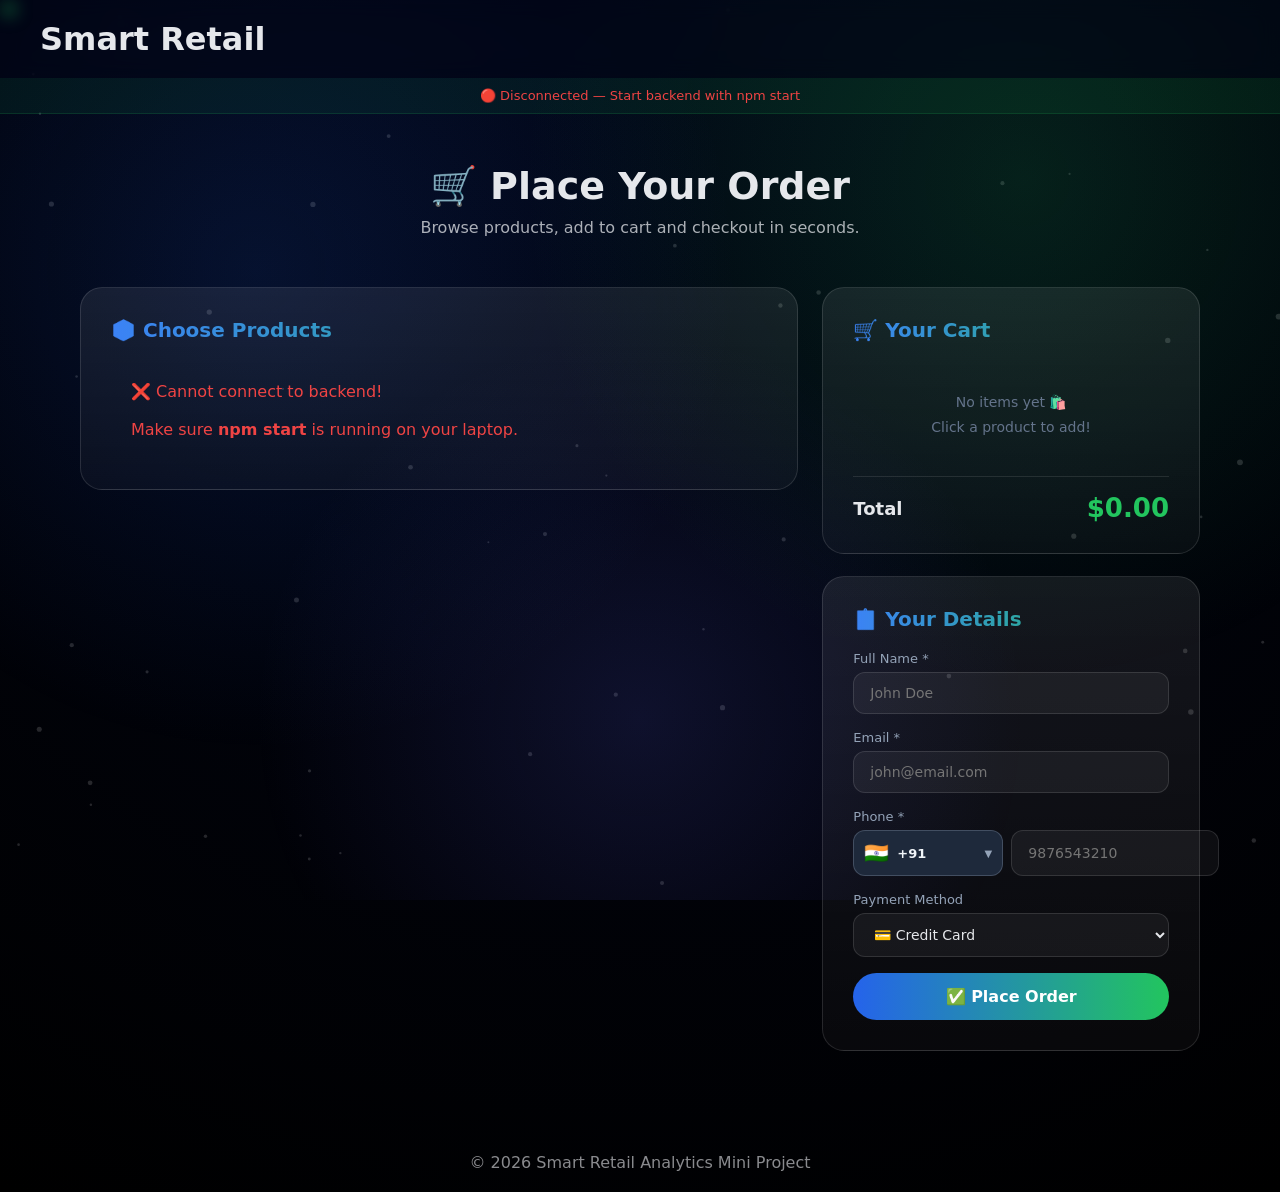
<file: order.html>
<!DOCTYPE html>
<html lang="en">
<head>
<meta charset="UTF-8">
<title>Place Order | Smart Retail</title>
<meta name="viewport" content="width=device-width, initial-scale=1.0">

  <link rel="stylesheet" href="order.css" />
</head>

<body>

<canvas id="bg"></canvas>
<div id="cursor"></div>

<!-- HEADER - same as index.html -->
<header>
  <h1>Smart Retail</h1>
</header>

<!-- STATUS BAR -->
<div class="status-bar" id="status-bar">
  ⏳ Connecting to backend...
</div>

<!-- HERO MINI -->
<div class="hero-mini">
  <h2>🛒 Place Your Order</h2>
  <p>Browse products, add to cart and checkout in seconds.</p>
</div>

<!-- MAIN CONTAINER -->
<div class="container">

  <!-- LEFT: Products -->
  <div>
    <div class="card">
      <h3>📦 Choose Products</h3>
      <div class="products-grid" id="products-grid">
        <div class="loading">⏳ Loading products from database...</div>
      </div>
    </div>
  </div>

  <!-- RIGHT: Cart + Form -->
  <div class="cart-section">

    <!-- Cart -->
    <div class="card">
      <h3>🛒 Your Cart</h3>
      <div id="cart-items">
        <div class="cart-empty">No items yet 🛍️<br>Click a product to add!</div>
      </div>
      <div class="cart-total">
        <span>Total</span>
        <span class="total-amount" id="cart-total">$0.00</span>
      </div>
    </div>

    <!-- Form -->
    <div class="card">
      <h3>📋 Your Details</h3>
      <div class="form-group">
        <label class="form-label">Full Name *</label>
        <input type="text" id="customer-name" class="form-input" placeholder="John Doe" />
      </div>
      <div class="form-group">
        <label class="form-label">Email *</label>
        <input type="email" id="customer-email" class="form-input" placeholder="john@email.com" />
      </div>
      <div class="form-group">
        <label class="form-label">Phone *</label>
        <div class="phone-input-container">
          <!-- Custom Country Flag Selector -->
          <div class="country-selector" id="country-selector">
            <div class="country-selected" id="country-selected" onclick="toggleCountryDropdown()">
              <span class="country-flag" id="selected-flag">🇮🇳</span>
              <span class="country-dial" id="selected-dial">+91</span>
              <span class="dropdown-arrow">▼</span>
            </div>
            <div class="country-dropdown" id="country-dropdown">
              <div class="country-search-wrap">
                <input type="text" class="country-search" id="country-search" placeholder="🔍 Search country..." oninput="filterCountries(this.value)" />
              </div>
              <div class="country-list" id="country-list"></div>
            </div>
          </div>
          <!-- Hidden input to store selected dial code -->
          <input type="hidden" id="country-code" value="+91" />
          <input type="tel" id="customer-phone" class="phone-number-input" placeholder="9876543210" maxlength="15" />
        </div>
      </div>
      <div class="form-group">
        <label class="form-label">Payment Method</label>
        <select id="payment-method" class="form-input">
          <option value="Credit Card">💳 Credit Card</option>
          <option value="Debit Card">🏧 Debit Card</option>
          <option value="UPI">📱 UPI</option>
          <option value="Cash on Delivery">💵 Cash on Delivery</option>
        </select>
      </div>
      <button class="place-order-btn" id="place-order-btn" onclick="placeOrder()">
        ✅ Place Order
      </button>
    </div>

  </div>
</div>

<footer>© 2026 Smart Retail Analytics Mini Project</footer>

<!-- SUCCESS OVERLAY -->
<div class="success-overlay" id="success-overlay">
  <div class="success-box">
    <div class="success-icon">🎉</div>
    <div class="success-title">Order Placed!</div>
    <div class="success-msg">Your order has been successfully saved to the database!</div>
    <div class="success-order-id" id="success-order-id"></div>
    <button class="continue-btn" onclick="resetOrder()">Place Another Order</button>
  </div>
</div>

  <script src="order.js"></script>

</body>
</html>
</file>
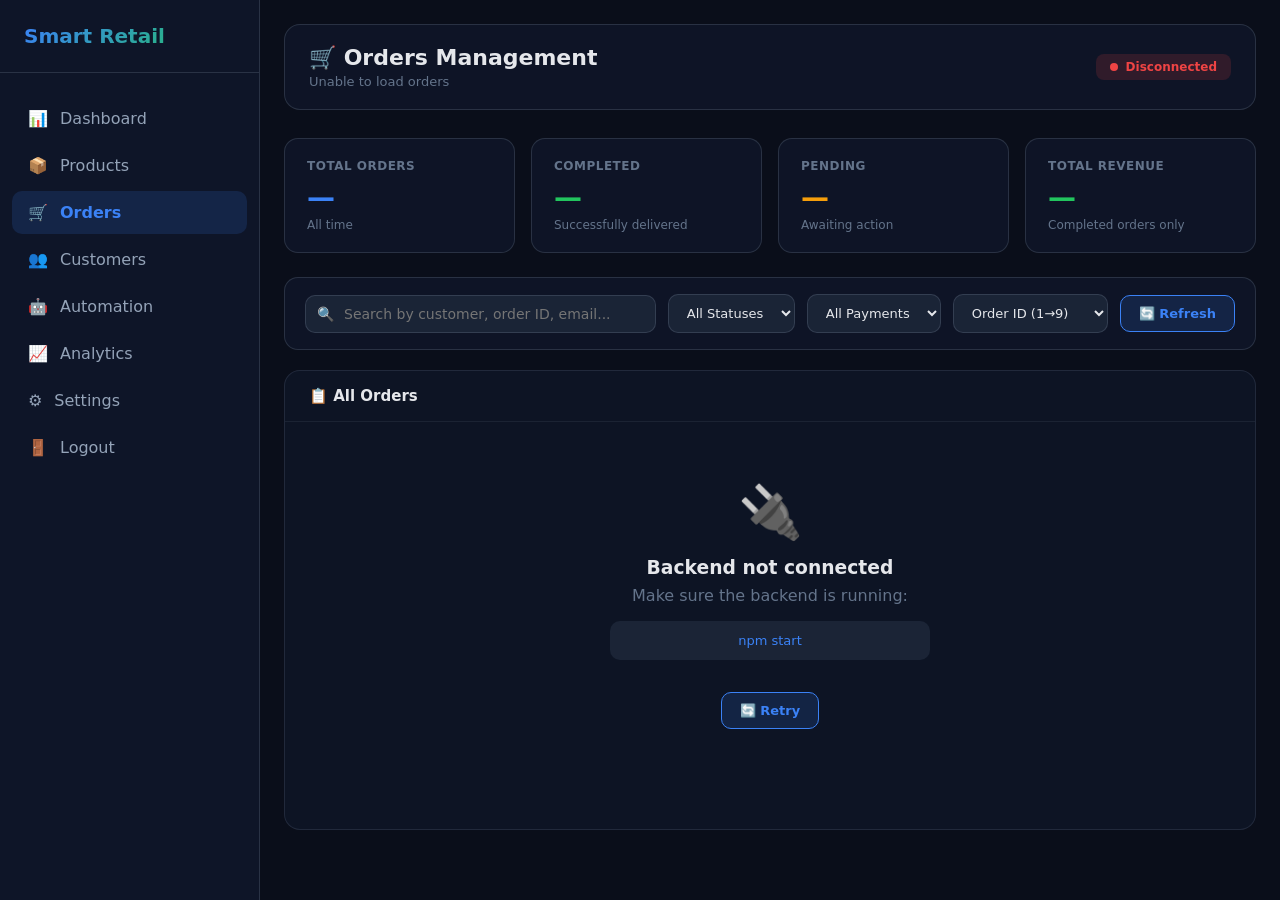
<file: orders.html>
<!DOCTYPE html>
<html lang="en">
<head>
  <meta charset="UTF-8" />
  <title>Orders - Smart Retail</title>
  <meta name="viewport" content="width=device-width, initial-scale=1.0" />
    <link rel="stylesheet" href="orders.css" />
</head>
<body>
  <script src="orders.js"></script>

  <div class="sidebar">
    <div class="sidebar-header"><h2>Smart Retail</h2></div>
    <nav class="nav-menu">
      <a href="dashboard_dynamic.html" class="nav-item"><span>📊</span><span>Dashboard</span></a>
      <a href="products.html"          class="nav-item"><span>📦</span><span>Products</span></a>
      <a href="orders.html"            class="nav-item active"><span>🛒</span><span>Orders</span></a>
      <a href="customers.html"         class="nav-item"><span>👥</span><span>Customers</span></a>
      <a href="automation.html"        class="nav-item"><span>🤖</span><span>Automation</span></a>
      <a href="dashboard_analytics.html" class="nav-item"><span>📈</span><span>Analytics</span></a>
      <a href="settings.html"          class="nav-item"><span>⚙️</span><span>Settings</span></a>
      <a href="index.html"             class="nav-item"><span>🚪</span><span>Logout</span></a>
    </nav>
  </div>

  <div class="main-content">

    <!-- HEADER -->
    <div class="header">
      <div class="header-left">
        <h1>🛒 Orders Management</h1>
        <p id="order-count">Loading orders...</p>
      </div>
      <div id="connection-status" class="connection-status status-disconnected">
        <span class="status-dot" style="background:#ef4444"></span>
        <span>Connecting...</span>
      </div>
    </div>

    <!-- STAT CARDS -->
    <div class="stats-row">
      <div class="stat-card">
        <div class="stat-label">Total Orders</div>
        <div class="stat-value c-blue" id="stat-total">—</div>
        <div class="stat-sub">All time</div>
      </div>
      <div class="stat-card">
        <div class="stat-label">Completed</div>
        <div class="stat-value c-green" id="stat-completed">—</div>
        <div class="stat-sub">Successfully delivered</div>
      </div>
      <div class="stat-card">
        <div class="stat-label">Pending</div>
        <div class="stat-value c-yellow" id="stat-pending">—</div>
        <div class="stat-sub">Awaiting action</div>
      </div>
      <div class="stat-card">
        <div class="stat-label">Total Revenue</div>
        <div class="stat-value c-green" id="stat-revenue">—</div>
        <div class="stat-sub">Completed orders only</div>
      </div>
    </div>

    <!-- FILTER BAR -->
    <div class="filter-bar">
      <div class="search-wrap">
        <span class="search-icon">🔍</span>
        <input type="text" id="search-input" placeholder="Search by customer, order ID, email..." oninput="applyFilters()" />
      </div>
      <select class="filter-select" id="status-filter" onchange="applyFilters()">
        <option value="">All Statuses</option>
        <option value="pending">Pending</option>
        <option value="processing">Processing</option>
        <option value="shipped">Shipped</option>
        <option value="completed">Completed</option>
        <option value="cancelled">Cancelled</option>
      </select>
      <select class="filter-select" id="payment-filter" onchange="applyFilters()">
        <option value="">All Payments</option>
        <option value="paid">Paid</option>
        <option value="unpaid">Unpaid</option>
      </select>
      <select class="filter-select" id="sort-select" onchange="applyFilters()">
        <option value="id_asc">Order ID (1→9)</option>
        <option value="date_desc">Newest First</option>
        <option value="date_asc">Oldest First</option>
        <option value="amount_desc">Highest Amount</option>
        <option value="amount_asc">Lowest Amount</option>
      </select>
      <button class="btn-refresh" onclick="loadOrders()">🔄 Refresh</button>
    </div>

    <!-- TABLE -->
    <div class="table-wrap">
      <div class="table-header-row">
        <span class="table-title">📋 All Orders</span>
        <span class="order-count" id="showing-count"></span>
      </div>
      <div id="orders-table-body">
        <div class="empty-state">
          <div class="icon">⏳</div>
          <p>Loading orders from database...</p>
        </div>
      </div>
      <div class="pagination" id="pagination"></div>
    </div>

  </div>

  <!-- STATUS UPDATE MODAL -->
  <div id="statusModal" class="modal">
    <div class="modal-box">
      <div class="modal-title">✏️ Update Order Status</div>
      <div class="modal-sub" id="modal-order-label">Order #—</div>
      <div class="status-options">
        <div class="status-option" onclick="selectStatus('pending')">⏳ Pending</div>
        <div class="status-option" onclick="selectStatus('processing')">⚙️ Processing</div>
        <div class="status-option" onclick="selectStatus('shipped')">🚚 Shipped</div>
        <div class="status-option" onclick="selectStatus('completed')">✅ Completed</div>
        <div class="status-option" onclick="selectStatus('cancelled')">❌ Cancelled</div>
      </div>
      <div class="modal-actions">
        <button class="btn-cancel-modal" onclick="closeStatusModal()">Cancel</button>
        <button class="btn-save-modal" onclick="saveStatus()">Save Status</button>
      </div>
    </div>
  </div>

  <script>
    const API_URL = 'https://smart-retail-backend-kvfj.onrender.com';
    function getCurrencySymbol() {
      if (!localStorage.getItem('currency_symbol')) {
        localStorage.setItem('currency_symbol', '₹');
        localStorage.setItem('currency_rate', '1');
      }
      // Fix wrong rate if it was previously set to 1 for INR
      const sym = localStorage.getItem('currency_symbol') || '₹';
      const rate = parseFloat(localStorage.getItem('currency_rate') || '1');
      if (sym === '₹' && rate < 1) {
        localStorage.setItem('currency_rate', '1');
      }
      return sym;
    }
    function getCurrencyRate() {
      return parseFloat(localStorage.getItem('currency_rate') || '1');
    }
    function formatCurrency(amount) {
      const sym  = getCurrencySymbol();
      const rate = getCurrencyRate();
      const val  = parseFloat(String(amount).replace(/[^0-9.]/g,'')) || 0;
      const converted = val * rate;
      return sym + converted.toLocaleString('en-IN', {minimumFractionDigits:2, maximumFractionDigits:2});
    }
    let allOrders = [];
    let filteredOrders = [];
    let currentPage = 1;
    const PAGE_SIZE = 10;
    let editingOrderId = null;
    let selectedStatus = null;

    // ── Connection status ──────────────────────────────
    function setConnected(ok) {
      const el = document.getElementById('connection-status');
      const dot = el.querySelector('.status-dot');
      const txt = el.querySelector('span:last-child');
      el.className = 'connection-status ' + (ok ? 'status-connected' : 'status-disconnected');
      dot.style.background = ok ? '#22c55e' : '#ef4444';
      txt.textContent = ok ? 'Connected' : 'Disconnected';
    }

    // ── Load orders ────────────────────────────────────
    async function loadOrders() {
      try {
        const res = await fetch(`${API_URL}/api/orders`);
        if (!res.ok) throw new Error('Failed');
        allOrders = await res.json();
        setConnected(true);
        updateStats();
        applyFilters();
        document.getElementById('order-count').textContent =
          `${allOrders.length} total orders`;
      } catch (e) {
        setConnected(false);
        document.getElementById('order-count').textContent = 'Unable to load orders';
        document.getElementById('orders-table-body').innerHTML = `
          <div class="no-backend">
            <div class="icon">🔌</div>
            <h3>Backend not connected</h3>
            <p>Make sure the backend is running:</p>
            <code>npm start</code>
            <button class="btn-refresh" style="margin-top:16px" onclick="loadOrders()">🔄 Retry</button>
          </div>`;
      }
    }

    // ── Stats ──────────────────────────────────────────
    function updateStats() {
      const total     = allOrders.length;
      const completed = allOrders.filter(o => o.status === 'completed').length;
      const pending   = allOrders.filter(o => o.status === 'pending').length;
      const revenue   = allOrders
        .filter(o => o.status === 'completed')
        .reduce((s, o) => s + parseFloat(o.total_amount || 0), 0);

      document.getElementById('stat-total').textContent     = total;
      document.getElementById('stat-completed').textContent = completed;
      document.getElementById('stat-pending').textContent   = pending;
      document.getElementById('stat-revenue').textContent   = formatCurrency(revenue);
    }

    // ── Filters + sort ─────────────────────────────────
    function applyFilters() {
      const q       = document.getElementById('search-input').value.toLowerCase();
      const status  = document.getElementById('status-filter').value;
      const payment = document.getElementById('payment-filter').value;
      const sort    = document.getElementById('sort-select').value;

      filteredOrders = allOrders.filter(o => {
        const matchQ = !q || 
          (o.customer_name  || '').toLowerCase().includes(q) ||
          (o.customer_email || '').toLowerCase().includes(q) ||
          String(o.order_id).includes(q);
        const matchStatus  = !status  || o.status === status;
        const matchPayment = !payment || (o.payment_status || '').toLowerCase() === payment;
        return matchQ && matchStatus && matchPayment;
      });

      filteredOrders.sort((a, b) => {
        if (sort === 'id_asc')      return a.order_id - b.order_id;
        if (sort === 'date_desc')   return new Date(b.order_date) - new Date(a.order_date);
        if (sort === 'date_asc')    return new Date(a.order_date) - new Date(b.order_date);
        if (sort === 'amount_desc') return parseFloat(b.total_amount) - parseFloat(a.total_amount);
        if (sort === 'amount_asc')  return parseFloat(a.total_amount) - parseFloat(b.total_amount);
        return a.order_id - b.order_id;
      });

      currentPage = 1;
      renderTable();
      renderPagination();
    }

    // ── Render table ───────────────────────────────────
    function statusBadge(s) {
      const map = {
        pending:    'badge-pending',
        processing: 'badge-processing',
        shipped:    'badge-shipped',
        completed:  'badge-completed',
        cancelled:  'badge-cancelled',
      };
      const icons = { pending:'⏳', processing:'⚙️', shipped:'🚚', completed:'✅', cancelled:'❌' };
      const cls = map[s] || 'badge-pending';
      return `<span class="badge ${cls}">${icons[s]||''} ${s||'—'}</span>`;
    }

    function paymentBadge(p) {
      const cls = p === 'paid' ? 'badge-paid' : 'badge-unpaid';
      return `<span class="badge ${cls}">${p === 'paid' ? '💳 Paid' : '⚠️ Unpaid'}</span>`;
    }

    function formatDate(d) {
      if (!d) return '—';
      const dt = new Date(d);
      return dt.toLocaleDateString('en-IN', { day:'2-digit', month:'short', year:'numeric' }) +
             ' ' + dt.toLocaleTimeString('en-IN', { hour:'2-digit', minute:'2-digit' });
    }

    function renderTable() {
      const body = document.getElementById('orders-table-body');
      const start = (currentPage - 1) * PAGE_SIZE;
      const page  = filteredOrders.slice(start, start + PAGE_SIZE);

      document.getElementById('showing-count').textContent =
        filteredOrders.length
          ? `Showing ${start + 1}–${Math.min(start + PAGE_SIZE, filteredOrders.length)} of ${filteredOrders.length}`
          : '';

      if (filteredOrders.length === 0) {
        body.innerHTML = `
          <div class="empty-state">
            <div class="icon">🔍</div>
            <p>No orders match your filters</p>
          </div>`;
        return;
      }

      body.innerHTML = `
        <table>
          <thead>
            <tr>
              <th>Order ID</th>
              <th>Customer</th>
              <th>Amount</th>
              <th>Status</th>
              <th>Payment</th>
              <th>Method</th>
              <th>Date</th>
              <th>Action</th>
            </tr>
          </thead>
          <tbody>
            ${page.map(o => `
              <tr>
                <td><span class="order-id">#${o.order_id}</span></td>
                <td>
                  <div class="customer-name">${o.customer_name || '—'}</div>
                  <div class="customer-email">${o.customer_email || ''}</div>
                </td>
                <td><span class="order-amount">${formatCurrency(parseFloat(o.total_amount || 0).toFixed(2))}</span></td>
                <td>${statusBadge(o.status)}</td>
                <td>${paymentBadge(o.payment_status)}</td>
                <td><span class="payment-method">${o.payment_method || '—'}</span></td>
                <td><span class="order-date">${formatDate(o.order_date)}</span></td>
                <td>
                  <button class="btn-status" onclick="openStatusModal(${o.order_id}, '${o.status}')">
                    ✏️ Status
                  </button>
                </td>
              </tr>
            `).join('')}
          </tbody>
        </table>`;
    }

    // ── Pagination ─────────────────────────────────────
    function renderPagination() {
      const totalPages = Math.ceil(filteredOrders.length / PAGE_SIZE);
      const pg = document.getElementById('pagination');
      if (totalPages <= 1) { pg.innerHTML = ''; return; }

      let html = `<button class="page-btn" onclick="goPage(${currentPage-1})" ${currentPage===1?'disabled':''}>← Prev</button>`;
      for (let i = 1; i <= totalPages; i++) {
        html += `<button class="page-btn ${i===currentPage?'active':''}" onclick="goPage(${i})">${i}</button>`;
      }
      html += `<button class="page-btn" onclick="goPage(${currentPage+1})" ${currentPage===totalPages?'disabled':''}>Next →</button>`;
      pg.innerHTML = html;
    }

    function goPage(n) {
      const total = Math.ceil(filteredOrders.length / PAGE_SIZE);
      if (n < 1 || n > total) return;
      currentPage = n;
      renderTable();
      renderPagination();
    }

    // ── Status modal ───────────────────────────────────
    function openStatusModal(id, currentStatus) {
      editingOrderId = id;
      selectedStatus = currentStatus;
      document.getElementById('modal-order-label').textContent = `Order #${id} — current: ${currentStatus}`;
      document.querySelectorAll('.status-option').forEach(el => {
        el.classList.toggle('selected', el.textContent.toLowerCase().includes(currentStatus));
      });
      document.getElementById('statusModal').classList.add('active');
    }

    function closeStatusModal() {
      document.getElementById('statusModal').classList.remove('active');
      editingOrderId = null; selectedStatus = null;
    }

    function selectStatus(s) {
      selectedStatus = s;
      document.querySelectorAll('.status-option').forEach(el => {
        el.classList.toggle('selected', el.textContent.toLowerCase().includes(s));
      });
    }

    async function saveStatus() {
      if (!editingOrderId || !selectedStatus) return;
      try {
        const res = await fetch(`${API_URL}/api/orders/${editingOrderId}/status`, {
          method: 'PATCH',
          headers: {'Content-Type': 'application/json'},
          body: JSON.stringify({ status: selectedStatus })
        });
        if (res.ok) {
          closeStatusModal();
          showToast(`✅ Order #${editingOrderId} → ${selectedStatus}`);
          loadOrders();
        } else {
          const err = await res.json();
          alert('❌ Error: ' + (err.error || 'Unknown'));
        }
      } catch (e) {
        alert('❌ Backend not reachable: ' + e.message);
      }
    }

    // ── Toast ──────────────────────────────────────────
    function showToast(msg) {
      let t = document.getElementById('toast');
      if (!t) {
        t = document.createElement('div'); t.id = 'toast';
        t.style.cssText = `position:fixed;bottom:28px;right:28px;z-index:9999;
          background:rgba(15,23,42,0.97);border:1px solid #22c55e;color:#e5e7eb;
          padding:14px 22px;border-radius:12px;font-size:14px;font-weight:600;
          box-shadow:0 8px 30px rgba(0,0,0,0.4);animation:slideUp 0.3s ease;display:none;`;
        document.body.appendChild(t);
      }
      t.textContent = msg; t.style.display = 'block';
      clearTimeout(t._timer);
      t._timer = setTimeout(() => { t.style.display = 'none'; }, 3000);
    }

    // Close modal on outside click
    document.getElementById('statusModal').addEventListener('click', function(e) {
      if (e.target === this) closeStatusModal();
    });

    // Init
    loadOrders();
  </script>
</body>
</html>
</file>
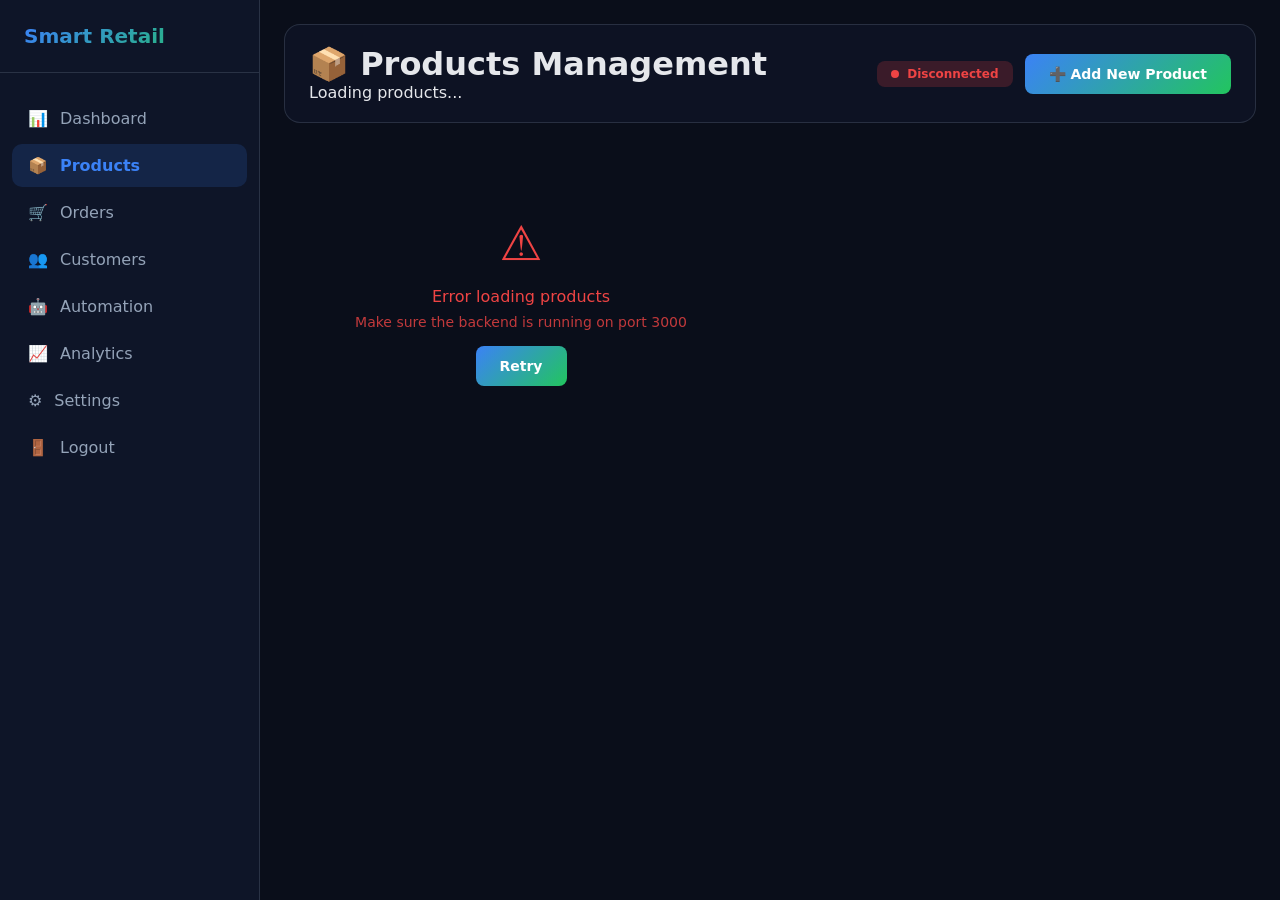
<file: products.html>
<!DOCTYPE html>
<html lang="en">
<head>
  <meta charset="UTF-8" />
  <title>Products - Smart Retail</title>
  <meta name="viewport" content="width=device-width, initial-scale=1.0" />
    <link rel="stylesheet" href="products.css" />
</head>
<body>
  <script src="products.js"></script>

  <div class="sidebar">
    <div class="sidebar-header">
      <h2>Smart Retail</h2>
    </div>
    
    <nav class="nav-menu">
      <a href="dashboard_dynamic.html" class="nav-item">
        <span>📊</span>
        <span>Dashboard</span>
      </a>
      <a href="products.html" class="nav-item active">
        <span>📦</span>
        <span>Products</span>
      </a>
      <a href="orders.html" class="nav-item">
        <span>🛒</span>
        <span>Orders</span>
      </a>
      <a href="customers.html" class="nav-item">
        <span>👥</span>
        <span>Customers</span>
      </a>
      <a href="automation.html" class="nav-item">
        <span>🤖</span>
        <span>Automation</span>
      </a>
      <a href="dashboard_analytics.html" class="nav-item">
        <span>📈</span>
        <span>Analytics</span>
      </a>
      <a href="settings.html" class="nav-item">
        <span>⚙️</span>
        <span>Settings</span>
      </a>
      <a href="index.html" class="nav-item">
        <span>🚪</span>
        <span>Logout</span>
      </a>
    </nav>
  </div>

  <div class="main-content">
    <div class="header">
      <div>
        <h1>📦 Products Management</h1>
        <p id="product-count">Loading products...</p>
      </div>
      <div style="display: flex; gap: 12px; align-items: center;">
        <div id="connection-status" class="connection-status status-disconnected">
          <span class="status-dot"></span>
          <span>Connecting...</span>
        </div>
        <button class="btn-primary" onclick="openAddModal()">
          ➕ Add New Product
        </button>
      </div>
    </div>

    <div id="products-grid" class="products-grid">
      <div class="loading">
        <div style="font-size: 48px; margin-bottom: 16px;">📦</div>
        Loading products from database...
      </div>
    </div>
  </div>

  <!-- Add/Edit Product Modal -->
  <div id="productModal" class="modal">
    <div class="modal-content">
      <div class="modal-header">➕ Add New Product</div>
      <form id="productForm" onsubmit="saveProduct(event)">
        <div class="form-group">
          <label>Product Name *</label>
          <input type="text" id="productName" placeholder="e.g., Wireless Mouse" required>
        </div>
        <div class="form-group">
          <label>Category *</label>
          <select id="productCategory" required>
            <option value="">Select category...</option>
            <option value="Electronics">Electronics</option>
            <option value="Footwear">Footwear</option>
            <option value="Accessories">Accessories</option>
            <option value="Sports">Sports</option>
            <option value="Office">Office</option>
            <option value="Clothing">Clothing</option>
          </select>
        </div>
        <div class="form-group">
          <label>Price ($) *</label>
          <input type="number" step="0.01" min="0" id="productPrice" placeholder="0.00" required>
        </div>
        <div class="form-group">
          <label>Stock Quantity *</label>
          <input type="number" min="0" id="productStock" placeholder="0" required>
        </div>
        <div class="form-group">
          <label>Reorder Level</label>
          <input type="number" min="0" id="productReorder" value="10" placeholder="10">
        </div>
        <div class="form-group">
          <label>Description</label>
          <textarea id="productDescription" placeholder="Product description..." rows="3"></textarea>
        </div>
        <div class="form-actions">
          <button type="button" class="btn-cancel" onclick="closeModal()">Cancel</button>
          <button type="submit" class="btn-primary" style="flex: 1;">Save Product</button>
        </div>
      </form>
    </div>
  </div>

  <!-- Custom Delete Confirmation Modal -->
  <div id="confirmModal" class="confirm-modal">
    <div class="confirm-box">
      <div class="confirm-icon">🗑️</div>
      <div class="confirm-title">Delete Product</div>
      <div class="confirm-msg">You are about to permanently delete</div>
      <div class="confirm-name" id="confirm-product-name"></div>
      <div class="confirm-actions">
        <button class="btn-confirm-cancel" onclick="closeConfirmModal()">Cancel</button>
        <button class="btn-confirm-delete" id="confirm-delete-btn">Yes, Delete</button>
      </div>
    </div>
  </div>

  <script>
    const API_URL = 'https://smart-retail-backend-kvfj.onrender.com';
    function getCurrencySymbol() {
      if (!localStorage.getItem('currency_symbol')) {
        localStorage.setItem('currency_symbol', '₹');
        localStorage.setItem('currency_rate', '1');
      }
      // Fix wrong rate if it was previously set to 1 for INR
      const sym = localStorage.getItem('currency_symbol') || '₹';
      const rate = parseFloat(localStorage.getItem('currency_rate') || '1');
      if (sym === '₹' && rate < 1) {
        localStorage.setItem('currency_rate', '1');
      }
      return sym;
    }
    function getCurrencyRate() {
      return parseFloat(localStorage.getItem('currency_rate') || '1');
    }
    function formatCurrency(amount) {
      const sym  = getCurrencySymbol();
      const rate = getCurrencyRate();
      const val  = parseFloat(String(amount).replace(/[^0-9.]/g,'')) || 0;
      const converted = val * rate;
      return sym + converted.toLocaleString('en-IN', {minimumFractionDigits:2, maximumFractionDigits:2});
    }

    // Update connection status
    function updateConnectionStatus(connected) {
      const statusEl = document.getElementById('connection-status');
      const dot = statusEl.querySelector('.status-dot');
      const text = statusEl.querySelector('span:last-child');
      
      if (connected) {
        statusEl.className = 'connection-status status-connected';
        dot.style.background = '#22c55e';
        text.textContent = 'Connected';
      } else {
        statusEl.className = 'connection-status status-disconnected';
        dot.style.background = '#ef4444';
        text.textContent = 'Disconnected';
      }
    }

    // Load products from database
    async function loadProducts() {
      try {
        const response = await fetch(`${API_URL}/api/products`);
        
        if (!response.ok) {
          throw new Error('Failed to fetch products');
        }
        
        const products = await response.json();
        const grid = document.getElementById('products-grid');
        
        document.getElementById('product-count').textContent = 
          `${products.length} ${products.length === 1 ? 'product' : 'products'} in inventory`;
        
        if (products.length === 0) {
          grid.innerHTML = `
            <div class="loading">
              <div style="font-size: 48px; margin-bottom: 16px;">📦</div>
              No products found. Add your first product!
            </div>
          `;
          updateConnectionStatus(true);
          return;
        }
        
        grid.innerHTML = products.map(p => `
          <div class="product-card">
            <div class="product-header">
              <div>
                <div class="product-name">${p.name}</div>
                <span class="product-category">${p.category}</span>
              </div>
            </div>
            <div class="product-price">${formatCurrency(parseFloat(p.price).toFixed(2))}</div>
            <div class="product-stock">
              <span class="stock-label">Stock:</span>
              <div>
                <span class="stock-value">${p.stock_quantity} units</span>
                <span class="stock-badge ${p.stock_quantity < p.reorder_level ? 'stock-low' : 'stock-ok'}">
                  ${p.stock_quantity < p.reorder_level ? '⚠️ Low Stock' : '✓ In Stock'}
                </span>
              </div>
            </div>
            <div class="product-description">
              ${p.description || 'No description available'}
            </div>
            <div class="product-actions">
              <button class="btn-edit" onclick="editProduct(${p.product_id})">
                ✏️ Edit
              </button>
              <button class="btn-delete" onclick="deleteProduct(${p.product_id}, '${p.name.replace(/'/g, "\\'")}')">
                🗑️ Delete
              </button>
            </div>
          </div>
        `).join('');
        
        updateConnectionStatus(true);
      } catch (error) {
        console.error('Error loading products:', error);
        document.getElementById('products-grid').innerHTML = `
          <div class="loading" style="color: #ef4444;">
            <div style="font-size: 48px; margin-bottom: 16px;">⚠️</div>
            <div style="margin-bottom: 8px;">Error loading products</div>
            <div style="font-size: 14px; opacity: 0.8;">Make sure the backend is running on port 3000</div>
            <div style="margin-top: 16px;">
              <button class="btn-primary" onclick="loadProducts()">Retry</button>
            </div>
          </div>
        `;
        updateConnectionStatus(false);
      }
    }

    // Open add product modal
    function openAddModal() {
      editingProductId = null;
      document.getElementById('productModal').classList.add('active');
      document.getElementById('productForm').reset();
      document.querySelector('.modal-header').textContent = '➕ Add New Product';
    }

    // Close modal
    function closeModal() {
      editingProductId = null;
      document.getElementById('productModal').classList.remove('active');
    }

    // Save product — POST for new, PUT for edit
    async function saveProduct(event) {
      event.preventDefault();

      const data = {
        name: document.getElementById('productName').value,
        category: document.getElementById('productCategory').value,
        price: parseFloat(document.getElementById('productPrice').value),
        stock_quantity: parseInt(document.getElementById('productStock').value),
        reorder_level: parseInt(document.getElementById('productReorder').value) || 10,
        description: document.getElementById('productDescription').value
      };

      const isEditing = editingProductId !== null;
      const url    = isEditing ? `${API_URL}/api/products/${editingProductId}` : `${API_URL}/api/products`;
      const method = isEditing ? 'PUT' : 'POST';

      try {
        const response = await fetch(url, {
          method,
          headers: {'Content-Type': 'application/json'},
          body: JSON.stringify(data)
        });

        if (response.ok) {
          showToast(isEditing ? `✅ "${data.name}" updated!` : `✅ "${data.name}" added!`);
          closeModal();
          loadProducts();
        } else {
          const error = await response.json();
          alert('❌ Error: ' + (error.message || error.error || 'Unknown error'));
        }
      } catch (error) {
        alert('❌ Error: ' + error.message);
      }
    }

    // Track which product is being edited
    let editingProductId = null;

    // Edit product — loads existing data into the modal form
    async function editProduct(id) {
      try {
        const response = await fetch(`${API_URL}/api/products`);
        const products = await response.json();
        const p = products.find(x => x.product_id === id);
        if (!p) { alert('Product not found!'); return; }

        editingProductId = id;
        document.querySelector('.modal-header').textContent = '✏️ Edit Product';
        document.getElementById('productName').value      = p.name;
        document.getElementById('productCategory').value  = p.category;
        document.getElementById('productPrice').value     = parseFloat(p.price).toFixed(2);
        document.getElementById('productStock').value     = p.stock_quantity;
        document.getElementById('productReorder').value   = p.reorder_level || 10;
        document.getElementById('productDescription').value = p.description || '';
        document.getElementById('productModal').classList.add('active');
      } catch (err) {
        alert('❌ Failed to load product data: ' + err.message);
      }
    }

    // Custom delete confirmation modal
    function openConfirmModal(id, name) {
      document.getElementById('confirm-product-name').textContent = `"${name}"`;
      document.getElementById('confirmModal').classList.add('active');
      const btn = document.getElementById('confirm-delete-btn');
      // Remove old listener and attach fresh one
      btn.replaceWith(btn.cloneNode(true));
      document.getElementById('confirm-delete-btn').addEventListener('click', () => {
        closeConfirmModal();
        performDelete(id, name);
      });
    }

    function closeConfirmModal() {
      document.getElementById('confirmModal').classList.remove('active');
    }

    // Delete product — calls DELETE /api/products/:id
    async function deleteProduct(id, name) {
      openConfirmModal(id, name);
    }

    async function performDelete(id, name) {
      try {
        const response = await fetch(`${API_URL}/api/products/${id}`, {
          method: 'DELETE'
        });
        if (response.ok) {
          showToast(`🗑️ "${name}" deleted successfully`);
          loadProducts();
        } else {
          const err = await response.json();
          alert('❌ Error deleting product: ' + (err.error || 'Unknown error'));
        }
      } catch (err) {
        alert('❌ Failed to connect to backend: ' + err.message);
      }
    }

    // Close confirm modal on backdrop click
    document.getElementById('confirmModal').addEventListener('click', function(e) {
      if (e.target === this) closeConfirmModal();
    });

    // Toast notification
    function showToast(msg) {
      let t = document.getElementById('toast');
      if (!t) {
        t = document.createElement('div');
        t.id = 'toast';
        t.style.cssText = `
          position:fixed; bottom:28px; right:28px; z-index:9999;
          background:rgba(15,23,42,0.97); border:1px solid #22c55e;
          color:#e5e7eb; padding:14px 22px; border-radius:12px;
          font-size:14px; font-weight:600; box-shadow:0 8px 30px rgba(0,0,0,0.4);
          animation:slideUp 0.3s ease; display:none;
        `;
        document.body.appendChild(t);
      }
      t.textContent = msg;
      t.style.display = 'block';
      clearTimeout(t._timer);
      t._timer = setTimeout(() => { t.style.display = 'none'; }, 3000);
    }

    // Close modal on outside click
    document.getElementById('productModal').addEventListener('click', function(e) {
      if (e.target === this) {
        closeModal();
      }
    });

    // Initialize on page load
    document.addEventListener('DOMContentLoaded', () => {
      loadProducts();
      console.log('📦 Products page loaded!');
      console.log('🔌 Connecting to API:', API_URL);
    });
  </script>

</body>
</html>
</file>
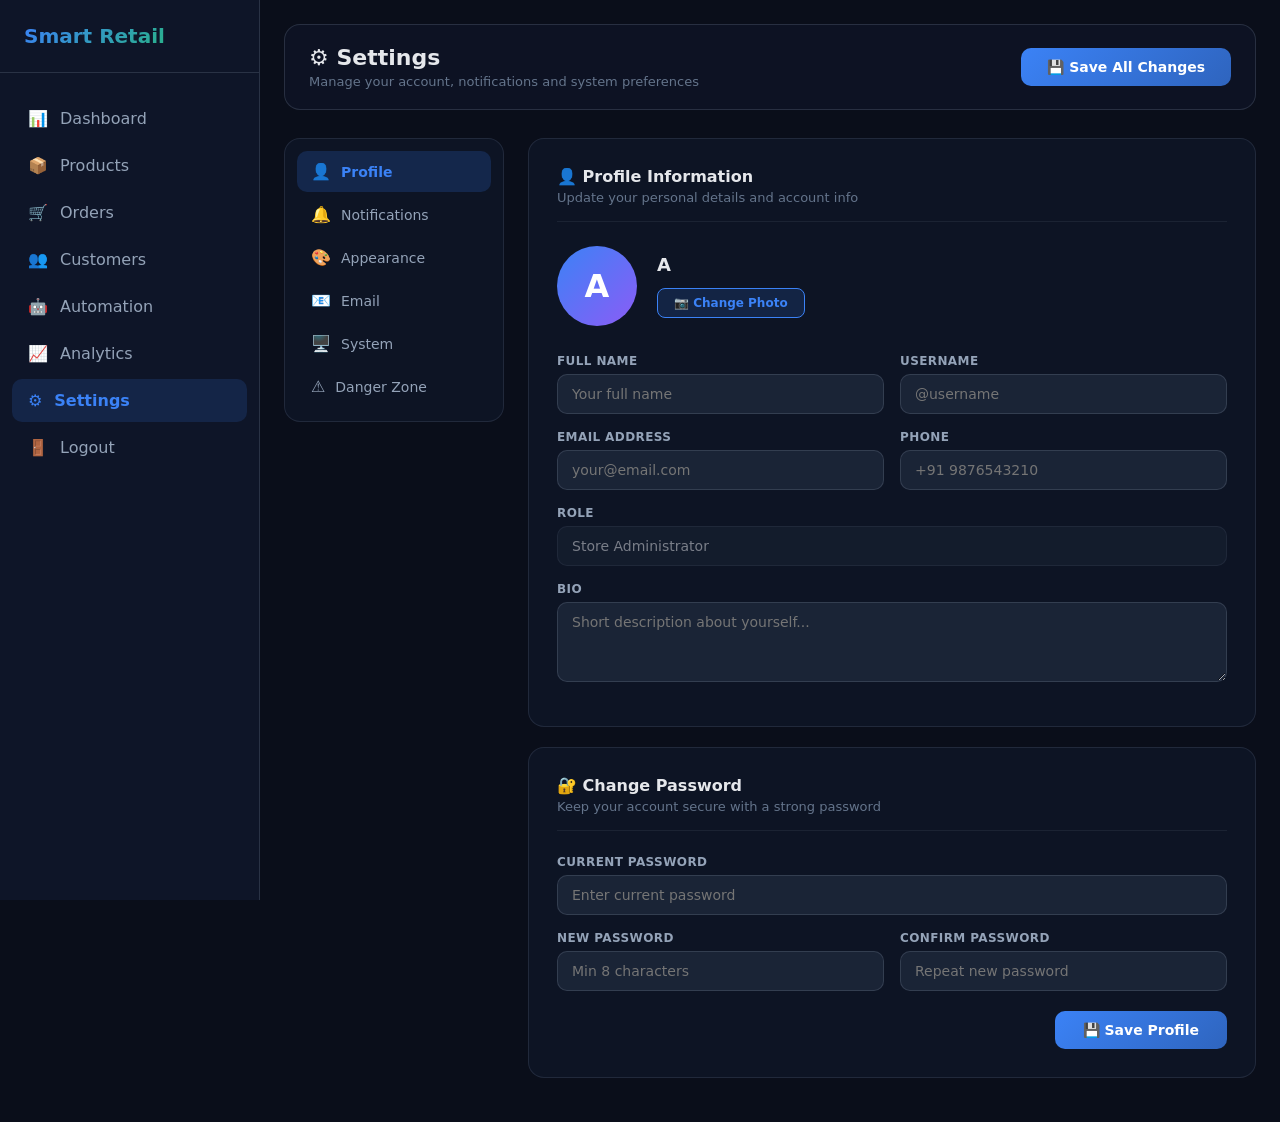
<file: settings.html>
<!DOCTYPE html>
<html lang="en">
<head>
  <meta charset="UTF-8" />
  <title>Settings - Smart Retail</title>
  <meta name="viewport" content="width=device-width, initial-scale=1.0" />
    <link rel="stylesheet" href="settings.css" />
</head>
<body>

<div class="sidebar">
  <div class="sidebar-header"><h2>Smart Retail</h2></div>
  <nav class="nav-menu">
    <a href="dashboard_dynamic.html" class="nav-item"><span>📊</span><span>Dashboard</span></a>
    <a href="products.html"          class="nav-item"><span>📦</span><span>Products</span></a>
    <a href="orders.html"            class="nav-item"><span>🛒</span><span>Orders</span></a>
    <a href="customers.html"         class="nav-item"><span>👥</span><span>Customers</span></a>
    <a href="automation.html"        class="nav-item"><span>🤖</span><span>Automation</span></a>
    <a href="dashboard_analytics.html" class="nav-item"><span>📈</span><span>Analytics</span></a>
    <a href="settings.html"          class="nav-item active"><span>⚙️</span><span>Settings</span></a>
    <a href="index.html"             class="nav-item"><span>🚪</span><span>Logout</span></a>
  </nav>
</div>

<div class="main-content">

  <!-- HEADER -->
  <div class="header">
    <div>
      <h1>⚙️ Settings</h1>
      <p>Manage your account, notifications and system preferences</p>
    </div>
    <button class="btn-save-all" onclick="saveAll()">💾 Save All Changes</button>
  </div>

  <div class="settings-layout">

    <!-- LEFT TABS -->
    <div class="tabs">
      <div class="tab-item active" onclick="switchTab('profile')"><span class="tab-icon">👤</span> Profile</div>
      <div class="tab-item" onclick="switchTab('notifications')"><span class="tab-icon">🔔</span> Notifications</div>
      <div class="tab-item" onclick="switchTab('appearance')"><span class="tab-icon">🎨</span> Appearance</div>
      <div class="tab-item" onclick="switchTab('email')"><span class="tab-icon">📧</span> Email</div>
      <div class="tab-item" onclick="switchTab('system')"><span class="tab-icon">🖥️</span> System</div>
      <div class="tab-item" onclick="switchTab('danger')"><span class="tab-icon">⚠️</span> Danger Zone</div>
    </div>

    <!-- RIGHT CONTENT -->
    <div>

      <!-- PROFILE -->
      <div id="tab-profile" class="section active">
        <div class="card">
          <div class="card-title">👤 Profile Information</div>
          <div class="card-sub">Update your personal details and account info</div>

          <div class="avatar-section">
            <div class="avatar-big" id="profile-avatar">A</div>
            <div class="avatar-info">
              <h3 id="profile-display-name">Admin User</h3>
              <p id="profile-display-email">admin@smartretail.com</p>
              <button class="btn-change-avatar" onclick="changeAvatar()">📷 Change Photo</button>
            </div>
          </div>

          <div class="form-row">
            <div class="form-group">
              <label>Full Name</label>
              <input type="text" id="p-name" placeholder="Your full name" />
            </div>
            <div class="form-group">
              <label>Username</label>
              <input type="text" id="p-username" placeholder="@username" />
            </div>
          </div>
          <div class="form-row">
            <div class="form-group">
              <label>Email Address</label>
              <input type="email" id="p-email" placeholder="your@email.com" />
            </div>
            <div class="form-group">
              <label>Phone</label>
              <input type="tel" id="p-phone" placeholder="+91 9876543210" />
            </div>
          </div>
          <div class="form-row single">
            <div class="form-group">
              <label>Role</label>
              <input type="text" id="p-role" value="Store Administrator" readonly />
            </div>
          </div>
          <div class="form-row single">
            <div class="form-group">
              <label>Bio</label>
              <textarea id="p-bio" placeholder="Short description about yourself..."></textarea>
            </div>
          </div>
        </div>

        <div class="card">
          <div class="card-title">🔐 Change Password</div>
          <div class="card-sub">Keep your account secure with a strong password</div>
          <div class="form-row single">
            <div class="form-group">
              <label>Current Password</label>
              <input type="password" id="p-old-pass" placeholder="Enter current password" />
            </div>
          </div>
          <div class="form-row">
            <div class="form-group">
              <label>New Password</label>
              <input type="password" id="p-new-pass" placeholder="Min 8 characters" />
            </div>
            <div class="form-group">
              <label>Confirm Password</label>
              <input type="password" id="p-confirm-pass" placeholder="Repeat new password" />
            </div>
          </div>
          <div class="section-save">
            <button class="btn-section-save" onclick="saveProfile()">💾 Save Profile</button>
          </div>
        </div>
      </div>

      <!-- NOTIFICATIONS -->
      <div id="tab-notifications" class="section">
        <div class="card">
          <div class="card-title">🔔 Email Notifications</div>
          <div class="card-sub">Choose which alerts you want to receive by email</div>

          <div class="toggle-row">
            <div class="toggle-label">
              <h4>🚨 Low Stock Alerts</h4>
              <p>Get notified when products fall below reorder level</p>
            </div>
            <label class="toggle"><input type="checkbox" id="n-lowstock" checked /><span class="slider"></span></label>
          </div>
          <div class="toggle-row">
            <div class="toggle-label">
              <h4>🛒 New Order Placed</h4>
              <p>Email when a customer places a new order</p>
            </div>
            <label class="toggle"><input type="checkbox" id="n-neworder" checked /><span class="slider"></span></label>
          </div>
          <div class="toggle-row">
            <div class="toggle-label">
              <h4>👤 New Customer Signup</h4>
              <p>Alert when a new user registers on the platform</p>
            </div>
            <label class="toggle"><input type="checkbox" id="n-signup" checked /><span class="slider"></span></label>
          </div>
          <div class="toggle-row">
            <div class="toggle-label">
              <h4>📊 Daily Sales Report</h4>
              <p>Receive daily summary of sales every morning at 8AM</p>
            </div>
            <label class="toggle"><input type="checkbox" id="n-daily" /><span class="slider"></span></label>
          </div>
          <div class="toggle-row">
            <div class="toggle-label">
              <h4>💳 Payment Alerts</h4>
              <p>Notify when payments are received or overdue</p>
            </div>
            <label class="toggle"><input type="checkbox" id="n-payment" checked /><span class="slider"></span></label>
          </div>
        </div>

        <div class="card">
          <div class="card-title">🖥️ In-App Notifications</div>
          <div class="card-sub">Control alerts inside the dashboard</div>
          <div class="toggle-row">
            <div class="toggle-label">
              <h4>🔔 Browser Notifications</h4>
              <p>Show desktop pop-ups for important events</p>
            </div>
            <label class="toggle"><input type="checkbox" id="n-browser" /><span class="slider"></span></label>
          </div>
          <div class="toggle-row">
            <div class="toggle-label">
              <h4>🔊 Sound Alerts</h4>
              <p>Play a sound when new orders arrive</p>
            </div>
            <label class="toggle"><input type="checkbox" id="n-sound" /><span class="slider"></span></label>
          </div>
          <div class="section-save">
            <button class="btn-section-save" onclick="saveNotifications()">💾 Save Notifications</button>
          </div>
        </div>
      </div>

      <!-- APPEARANCE -->
      <div id="tab-appearance" class="section">
        <div class="card">
          <div class="card-title">🎨 Theme</div>
          <div class="card-sub">Choose your preferred dashboard theme</div>
          <div class="theme-options">
            <div class="theme-card selected" data-theme="dark" onclick="selectTheme(this,'dark')">
              <div class="theme-preview theme-dark"></div>
              <div class="theme-name">Dark</div>
              <div class="theme-check">✓ Selected</div>
            </div>
            <div class="theme-card" data-theme="light" onclick="selectTheme(this,'light')">
              <div class="theme-preview theme-light"></div>
              <div class="theme-name">Light</div>
              <div class="theme-check">✓ Selected</div>
            </div>
            <div class="theme-card" data-theme="blue" onclick="selectTheme(this,'blue')">
              <div class="theme-preview theme-blue"></div>
              <div class="theme-name">Ocean Blue</div>
              <div class="theme-check">✓ Selected</div>
            </div>
          </div>

          <div class="card-title" style="margin-top:8px">🎨 Accent Color</div>
          <div style="font-size:13px;color:#64748b;margin:6px 0 12px">Pick a primary accent color for buttons and highlights</div>
          <div class="accent-options">
            <div class="accent-dot selected" style="background:#3b82f6" data-color="#3b82f6" onclick="selectAccent(this,'#3b82f6')" title="Blue"></div>
            <div class="accent-dot" style="background:#22c55e" data-color="#22c55e" onclick="selectAccent(this,'#22c55e')" title="Green"></div>
            <div class="accent-dot" style="background:#8b5cf6" data-color="#8b5cf6" onclick="selectAccent(this,'#8b5cf6')" title="Purple"></div>
            <div class="accent-dot" style="background:#f59e0b" data-color="#f59e0b" onclick="selectAccent(this,'#f59e0b')" title="Amber"></div>
            <div class="accent-dot" style="background:#ef4444" data-color="#ef4444" onclick="selectAccent(this,'#ef4444')" title="Red"></div>
            <div class="accent-dot" style="background:#06b6d4" data-color="#06b6d4" onclick="selectAccent(this,'#06b6d4')" title="Cyan"></div>
          </div>
        </div>

        <div class="card">
          <div class="card-title">🔤 Display Preferences</div>
          <div class="card-sub">Adjust how information is displayed</div>
          <div class="form-row">
            <div class="form-group">
              <label>Date Format</label>
              <select id="a-date">
                <option>DD/MM/YYYY</option>
                <option>MM/DD/YYYY</option>
                <option>YYYY-MM-DD</option>
              </select>
            </div>
            <div class="form-group">
              <label>Currency</label>
              <select id="a-currency">
                <option>₹ INR</option>
                <option>$ USD</option>
                <option>€ EUR</option>
                <option>£ GBP</option>
              </select>
            </div>
          </div>
          <div class="form-row">
            <div class="form-group">
              <label>Language</label>
              <select id="a-lang">
                <option>English</option>
                <option>Hindi</option>
                <option>Spanish</option>
              </select>
            </div>
            <div class="form-group">
              <label>Items Per Page</label>
              <select id="a-perpage">
                <option>10</option>
                <option>25</option>
                <option>50</option>
              </select>
            </div>
          </div>
          <div class="section-save">
            <button class="btn-section-save" onclick="saveAppearance()">💾 Save Appearance</button>
          </div>
        </div>
      </div>

      <!-- EMAIL -->
      <div id="tab-email" class="section">
        <div class="card">
          <div class="card-title">📧 Email Configuration</div>
          <div class="card-sub">Configure the Gmail account used to send automated emails</div>

          <div class="email-status not-configured" id="email-status-badge">
            ⚠️ Not Configured
          </div>

          <div class="form-row single">
            <div class="form-group">
              <label>Sender Gmail Address</label>
              <input type="email" id="e-gmail" placeholder="yourgmail@gmail.com" oninput="checkEmailStatus()" />
            </div>
          </div>
          <div class="form-row single">
            <div class="form-group">
              <label>Gmail App Password</label>
              <input type="password" id="e-apppass" placeholder="16-character app password" oninput="checkEmailStatus()" />
            </div>
          </div>
          <div class="form-row single">
            <div class="form-group">
              <label>Admin / Owner Email (receives all alerts)</label>
              <input type="email" id="e-admin" placeholder="owner@email.com" />
            </div>
          </div>

          <div style="background:rgba(59,130,246,0.08);border:1px solid rgba(59,130,246,0.2);border-radius:10px;padding:16px;margin-top:4px">
            <div style="font-size:13px;font-weight:700;color:#60a5fa;margin-bottom:8px">📋 How to get Gmail App Password:</div>
            <div style="font-size:12px;color:#94a3b8;line-height:1.8">
              1. Go to <strong style="color:#e5e7eb">myaccount.google.com</strong><br>
              2. Security → Enable <strong style="color:#e5e7eb">2-Step Verification</strong><br>
              3. Search <strong style="color:#e5e7eb">"App Passwords"</strong><br>
              4. Select "Mail" → Generate → Copy the 16-char password
            </div>
          </div>

          <button class="btn-test-email" onclick="testEmail()">📨 Send Test Email</button>

          <div class="section-save" style="margin-top:16px">
            <button class="btn-section-save" onclick="saveEmail()">💾 Save Email Config</button>
          </div>
        </div>
      </div>

      <!-- SYSTEM -->
      <div id="tab-system" class="section">
        <div class="card">
          <div class="card-title">🖥️ System Information</div>
          <div class="card-sub">Current platform and backend status</div>

          <div class="quick-stats">
            <div class="qs">
              <div class="qs-val" id="sys-products" style="color:#3b82f6">—</div>
              <div class="qs-label">Total Products</div>
            </div>
            <div class="qs">
              <div class="qs-val" id="sys-orders" style="color:#22c55e">—</div>
              <div class="qs-label">Total Orders</div>
            </div>
            <div class="qs">
              <div class="qs-val" id="sys-customers" style="color:#a78bfa">—</div>
              <div class="qs-label">Total Customers</div>
            </div>
          </div>

          <div class="info-grid">
            <div class="info-item">
              <div class="info-label">App Name</div>
              <div class="info-value">Smart Retail Analytics</div>
            </div>
            <div class="info-item">
              <div class="info-label">Version</div>
              <div class="info-value blue">v2.0.0</div>
            </div>
            <div class="info-item">
              <div class="info-label">Backend</div>
              <div class="info-value" id="sys-backend">Checking...</div>
            </div>
            <div class="info-item">
              <div class="info-label">Database</div>
              <div class="info-value" id="sys-db">Checking...</div>
            </div>
            <div class="info-item">
              <div class="info-label">Backend URL</div>
              <div class="info-value blue">smart-retail-backend-kvfj.onrender.com</div>
            </div>
            <div class="info-item">
              <div class="info-label">Last Login</div>
              <div class="info-value" id="sys-login">—</div>
            </div>
            <div class="info-item">
              <div class="info-label">Logged In As</div>
              <div class="info-value green" id="sys-owner">—</div>
            </div>
            <div class="info-item">
              <div class="info-label">Node Environment</div>
              <div class="info-value">Production</div>
            </div>
          </div>
        </div>

        <div class="card">
          <div class="card-title">🔧 System Actions</div>
          <div class="card-sub">Maintenance and diagnostic tools</div>
          <div class="toggle-row">
            <div class="toggle-label">
              <h4>🔄 Auto Refresh Dashboard</h4>
              <p>Refresh dashboard data every 5 minutes automatically</p>
            </div>
            <label class="toggle"><input type="checkbox" id="s-autorefresh" /><span class="slider"></span></label>
          </div>
          <div class="toggle-row">
            <div class="toggle-label">
              <h4>📋 Activity Logging</h4>
              <p>Log all user actions for audit trail</p>
            </div>
            <label class="toggle"><input type="checkbox" id="s-logging" checked /><span class="slider"></span></label>
          </div>
          <div class="toggle-row">
            <div class="toggle-label">
              <h4>🐛 Debug Mode</h4>
              <p>Show detailed error messages in console</p>
            </div>
            <label class="toggle"><input type="checkbox" id="s-debug" /><span class="slider"></span></label>
          </div>
        </div>
      </div>

      <!-- DANGER ZONE -->
      <div id="tab-danger" class="section">
        <div class="danger-card">
          <div class="danger-title">⚠️ Danger Zone</div>
          <div class="danger-sub">These actions are irreversible. Please be absolutely sure before proceeding.</div>

          <div class="danger-row">
            <div class="danger-row-info">
              <h4>🗑️ Clear All Orders</h4>
              <p>Permanently delete all orders from the database</p>
            </div>
            <button class="btn-danger" onclick="dangerAction('orders')">Clear Orders</button>
          </div>
          <div class="danger-row">
            <div class="danger-row-info">
              <h4>👥 Clear All Customers</h4>
              <p>Permanently remove all customer records</p>
            </div>
            <button class="btn-danger" onclick="dangerAction('customers')">Clear Customers</button>
          </div>
          <div class="danger-row">
            <div class="danger-row-info">
              <h4>🔄 Reset All Settings</h4>
              <p>Restore all settings to factory defaults</p>
            </div>
            <button class="btn-danger" onclick="resetSettings()">Reset Settings</button>
          </div>
          <div class="danger-row">
            <div class="danger-row-info">
              <h4>🚪 Logout All Sessions</h4>
              <p>Sign out from all active sessions immediately</p>
            </div>
            <button class="btn-danger" onclick="logoutAll()">Logout All</button>
          </div>
        </div>
      </div>

    </div>
  </div>
</div>

  <script src="settings.js"></script>
</body>
</html>
</file>
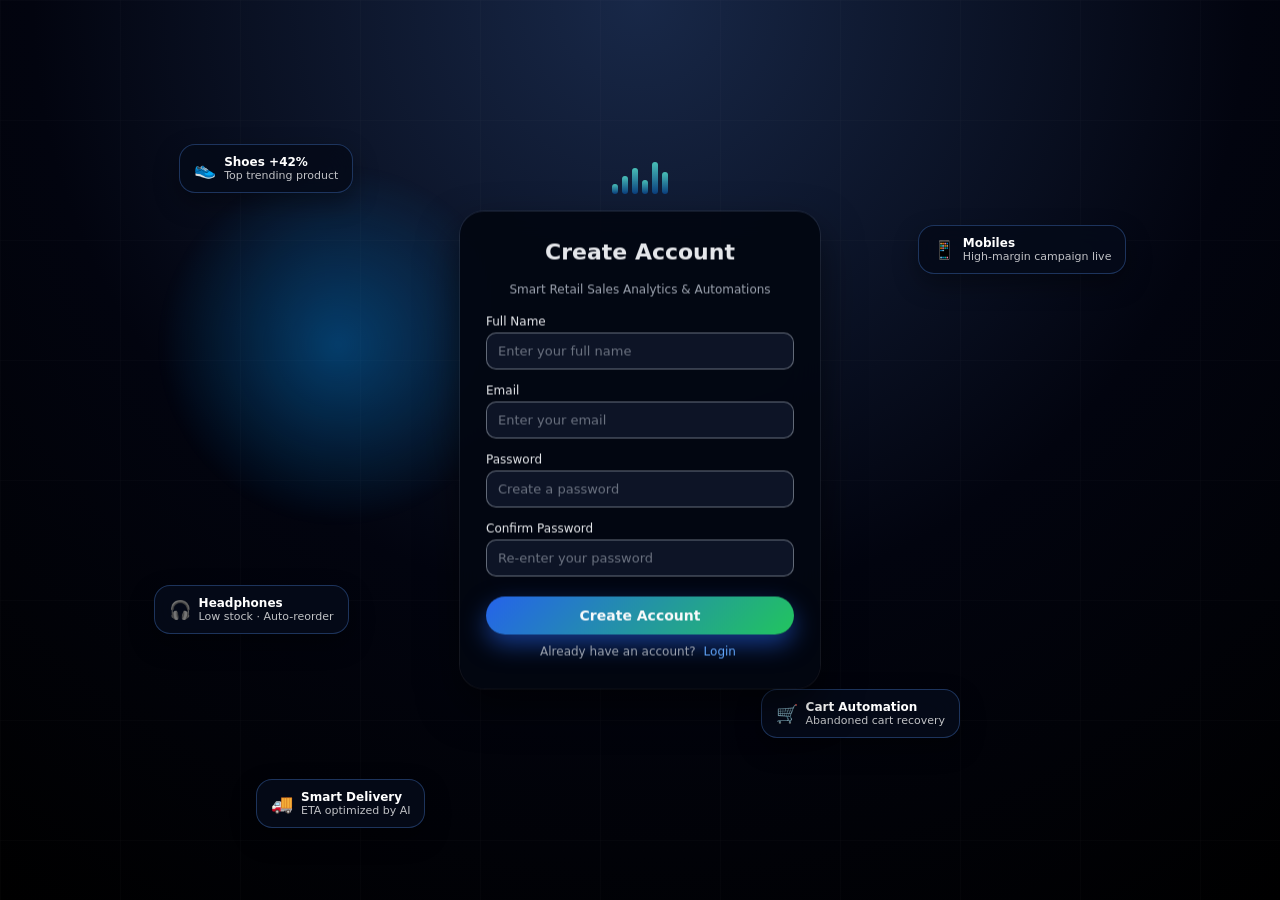
<file: signup.html>
<!DOCTYPE html>
<html lang="en">
<head>
  <meta charset="UTF-8" />
  <title>Create Account | Smart Retail</title>
  <meta name="viewport" content="width=device-width, initial-scale=1.0" />
    <link rel="stylesheet" href="signup.css" />
</head>
<body>
  <div class="app">
    <!-- Animated Smart Retail Background -->
    <div class="scene">
      <div class="grid"></div>
      <div class="glow" data-speed="2"></div>

      <div class="chart-cluster" data-speed="3">
        <div class="bar"></div>
        <div class="bar"></div>
        <div class="bar"></div>
        <div class="bar"></div>
        <div class="bar"></div>
        <div class="bar"></div>
      </div>

      <div class="node product-1" data-speed="5">
        <span class="node-emoji">👟</span>
        <div>
          <div class="node-title">Shoes +42%</div>
          <div class="node-sub">Top trending product</div>
        </div>
      </div>

      <div class="node product-2" data-speed="4">
        <span class="node-emoji">🎧</span>
        <div>
          <div class="node-title">Headphones</div>
          <div class="node-sub">Low stock · Auto-reorder</div>
        </div>
      </div>

      <div class="node product-3" data-speed="6">
        <span class="node-emoji">📱</span>
        <div>
          <div class="node-title">Mobiles</div>
          <div class="node-sub">High-margin campaign live</div>
        </div>
      </div>

      <div class="node cart" data-speed="7">
        <span class="node-emoji">🛒</span>
        <div>
          <div class="node-title">Cart Automation</div>
          <div class="node-sub">Abandoned cart recovery</div>
        </div>
      </div>

      <div class="node truck" data-speed="3">
        <span class="node-emoji">🚚</span>
        <div>
          <div class="node-title">Smart Delivery</div>
          <div class="node-sub">ETA optimized by AI</div>
        </div>
      </div>
    </div>

    <!-- Signup Card -->
    <div class="signup-card">
      <h2>Create Account</h2>
      <p class="subtitle">Smart Retail Sales Analytics &amp; Automations</p>

      <form onsubmit="handleSignup(event)">
        <div class="field">
          <label for="name">Full Name</label>
          <input id="name" type="text" placeholder="Enter your full name" required />
        </div>

        <div class="field">
          <label for="email">Email</label>
          <input id="email" type="email" placeholder="Enter your email" required />
        </div>

        <div class="field">
          <label for="password">Password</label>
          <input id="password" type="password" placeholder="Create a password" required />
        </div>

        <div class="field">
          <label for="confirm">Confirm Password</label>
          <input id="confirm" type="password" placeholder="Re-enter your password" required />
        </div>

        <button class="signup-btn" type="submit">Create Account</button>
      </form>

      <div class="links">
        Already have an account?
        <a href="login.html">Login</a>
      </div>
    </div>
  </div>

    <script src="signup.js"></script>
</body>
</html>
</file>
<file: index.css>
/* ===== INDEX STYLES ===== */

*{
  margin:0;
  padding:0;
  box-sizing:border-box;
  font-family:system-ui,sans-serif;
}

body{
  min-height:100vh;
  background:radial-gradient(circle at top,#020617,#000);
  color:#e5e7eb;
  overflow-x:hidden;
}

/* BACKGROUND GLOW */
body::before{
  content:"";
  position:fixed;
  inset:0;
  background:
    radial-gradient(circle at 20% 30%,rgba(37,99,235,.15),transparent 40%),
    radial-gradient(circle at 80% 20%,rgba(34,197,94,.15),transparent 40%),
    radial-gradient(circle at 50% 80%,rgba(99,102,241,.15),transparent 40%);
  z-index:-1;
}

/* PARTICLES */
#bg{
  position:fixed;
  inset:0;
  z-index:-2;
}

/* HEADER */
header{
  position:sticky;
  top:0;
  z-index:10;
  backdrop-filter:blur(10px);
  background:rgba(2,6,23,.6);
  display:flex;
  justify-content:space-between;
  align-items:center;
  padding:20px 40px;
}

.nav{
  display:flex;
  gap:14px;
}

.nav a{
  text-decoration:none;
  padding:10px 22px;
  border-radius:30px;
  font-size:14px;
  font-weight:500;
}

.login{
  border:1px solid #3b82f6;
  color:#3b82f6;
}

.signup{
  background:linear-gradient(90deg,#2563eb,#22c55e);
  color:#fff;
}

/* HERO */
.hero{
  text-align:center;
  padding:100px 20px 80px;
  position:relative;
}

.hero h2{
  font-size:50px;
  margin-bottom:16px;
}

.hero p{
  font-size:18px;
  opacity:.85;
  margin-bottom:30px;
}

/* CTA */
.cta{
  display:inline-block;
  padding:14px 42px;
  border-radius:30px;
  font-size:16px;
  background:linear-gradient(90deg,#2563eb,#22c55e);
  color:#fff;
  text-decoration:none;
  transition:.2s;
}

.cta:hover{opacity:.9}
.cta:active{transform:scale(.97)}

/* FEATURES */
.features{
  display:grid;
  grid-template-columns:repeat(auto-fit,minmax(230px,1fr));
  gap:22px;
  padding:80px 40px;
  align-items:start; 
}

.feature{
  background:linear-gradient(180deg,rgba(255,255,255,.08),rgba(255,255,255,.03));
  border:1px solid rgba(255,255,255,.12);
  border-radius:22px;
  padding:30px;
  cursor:pointer;
  height: fit-content; 
}

.feature h3{
  margin-bottom:6px;
}

/* ACCORDION */
.feature ul{
  max-height:0;
  overflow:hidden;
  opacity:0;
  transition:all .4s ease;
  padding-left:18px;
  font-size:14px;
}

.feature.active ul{
  max-height:220px;
  opacity:.9;
  margin-top:10px;
}

/* STEPS */
.steps{
  padding:80px 40px;
  text-align:center;
}

.steps h2{
  font-size:36px;
  margin-bottom:40px;
}

.step-grid{
  display:grid;
  grid-template-columns:repeat(auto-fit,minmax(200px,1fr));
  gap:20px;
}

.step{
  padding:26px;
  border-radius:20px;
  background:rgba(255,255,255,.05);
  border:1px solid rgba(255,255,255,.1);
}

/* STATS */
.stats{
  display:grid;
  grid-template-columns:repeat(auto-fit,minmax(150px,1fr));
  gap:20px;
  padding:60px 40px;
  text-align:center;
}

.stats h3{
  font-size:34px;
  color:#22c55e;
}

/* FOOTER */
footer{
  text-align:center;
  padding:20px;
  opacity:.6;
}

/* CURSOR */
#cursor{
  position:fixed;
  width:18px;
  height:18px;
  border-radius:50%;
  background:rgba(34,197,94,.3);
  pointer-events:none;
  filter:blur(8px);
  z-index:999;
}
</file>
<file: automation.css>
/* ===== AUTOMATION STYLES ===== */

:root {
      --bg: #0a0e1a;
      --text: #e5e7eb;
      --card: rgba(15,23,42,0.8);
      --border: rgba(148,163,184,0.2);
      --sidebar: rgba(15,23,42,0.95);
      --accent: #3b82f6;
    }
    body { background: var(--bg) !important; color: var(--text) !important; }
    .sidebar { background: var(--sidebar) !important; }
    .card, .product-card, .chart-card, .table-card, .section-card,
    .stat-card, .customer-card, .rule-card, .modal-box { 
      background: var(--card) !important; 
      border-color: var(--border) !important; 
    }
    .header, .filter-bar, .tabs { 
      background: var(--card) !important; 
      border-color: var(--border) !important; 
    }
    * { margin: 0; padding: 0; box-sizing: border-box; font-family: system-ui, sans-serif; }
    body { background: #0a0e1a; color: #e5e7eb; min-height: 100vh; }

    .sidebar { position: fixed; left: 0; top: 0; bottom: 0; width: 260px; background: rgba(15,23,42,0.95); border-right: 1px solid rgba(148,163,184,0.2); padding: 24px 0; backdrop-filter: blur(10px); z-index: 100; }
    .sidebar-header { padding: 0 24px 24px; border-bottom: 1px solid rgba(148,163,184,0.2); }
    .sidebar-header h2 { font-size: 20px; background: linear-gradient(135deg,#3b82f6,#22c55e); -webkit-background-clip: text; -webkit-text-fill-color: transparent; }
    .nav-menu { margin-top: 24px; padding: 0 12px; }
    .nav-item { display: flex; align-items: center; gap: 12px; padding: 12px 16px; margin-bottom: 4px; border-radius: 10px; color: #94a3b8; text-decoration: none; cursor: pointer; transition: all 0.2s; }
    .nav-item:hover { background: rgba(59,130,246,0.1); color: #3b82f6; }
    .nav-item.active { background: rgba(59,130,246,0.15); color: #3b82f6; font-weight: 600; }

    .main-content { margin-left: 260px; padding: 24px; }

    /* HEADER */
    .header { display: flex; justify-content: space-between; align-items: center; margin-bottom: 28px; padding: 20px 24px; background: rgba(15,23,42,0.6); border-radius: 16px; border: 1px solid rgba(148,163,184,0.2); }
    .header h1 { font-size: 22px; font-weight: 700; }
    .header p { color: #64748b; font-size: 13px; margin-top: 4px; }
    .btn-primary { padding: 11px 22px; background: linear-gradient(135deg,#3b82f6,#22c55e); border: none; border-radius: 10px; color: white; font-size: 14px; font-weight: 700; cursor: pointer; transition: all 0.2s; }
    .btn-primary:hover { opacity: 0.88; transform: translateY(-1px); }

    /* STAT CARDS */
    .stats-row { display: grid; grid-template-columns: repeat(4,1fr); gap: 16px; margin-bottom: 28px; }
    .stat-card { background: rgba(15,23,42,0.7); border: 1px solid rgba(148,163,184,0.15); border-radius: 14px; padding: 20px; }
    .stat-icon { font-size: 28px; margin-bottom: 10px; }
    .stat-label { font-size: 11px; color: #64748b; font-weight: 700; text-transform: uppercase; letter-spacing: 0.5px; margin-bottom: 6px; }
    .stat-value { font-size: 26px; font-weight: 700; }
    .c-green{color:#22c55e} .c-blue{color:#3b82f6} .c-yellow{color:#f59e0b} .c-red{color:#ef4444} .c-purple{color:#a78bfa}

    /* TWO COLUMNS */
    .two-col { display: grid; grid-template-columns: 1fr 1fr; gap: 24px; margin-bottom: 28px; }
    .full-col { margin-bottom: 28px; }

    /* SECTION CARD */
    .section-card { background: rgba(15,23,42,0.7); border: 1px solid rgba(148,163,184,0.15); border-radius: 16px; overflow: hidden; }
    .section-head { display: flex; justify-content: space-between; align-items: center; padding: 18px 22px; border-bottom: 1px solid rgba(148,163,184,0.1); }
    .section-title { font-size: 15px; font-weight: 700; }
    .section-sub { font-size: 12px; color: #64748b; margin-top: 2px; }
    .section-body { padding: 18px 22px; }

    /* RULE CARDS */
    .rule-card { display: flex; align-items: flex-start; gap: 16px; padding: 16px; background: rgba(30,41,59,0.5); border: 1px solid rgba(148,163,184,0.1); border-radius: 14px; margin-bottom: 12px; transition: all 0.2s; }
    .rule-card:last-child { margin-bottom: 0; }
    .rule-card.active-rule { border-color: rgba(34,197,94,0.3); background: rgba(34,197,94,0.04); }
    .rule-card.inactive-rule { opacity: 0.6; }

    .rule-icon { font-size: 26px; width: 44px; height: 44px; background: rgba(59,130,246,0.15); border-radius: 12px; display: flex; align-items: center; justify-content: center; flex-shrink: 0; }
    .rule-info { flex: 1; }
    .rule-name { font-size: 14px; font-weight: 700; margin-bottom: 3px; }
    .rule-desc { font-size: 12px; color: #64748b; line-height: 1.5; }
    .rule-meta { display: flex; gap: 8px; margin-top: 8px; flex-wrap: wrap; }
    .rule-tag { padding: 2px 10px; border-radius: 20px; font-size: 11px; font-weight: 600; }
    .tag-trigger { background: rgba(59,130,246,0.15); color: #60a5fa; }
    .tag-action  { background: rgba(34,197,94,0.15);  color: #22c55e; }
    .tag-freq    { background: rgba(139,92,246,0.15); color: #a78bfa; }

    /* TOGGLE SWITCH */
    .toggle-wrap { display: flex; flex-direction: column; align-items: center; gap: 8px; flex-shrink: 0; }
    .toggle { position: relative; width: 44px; height: 24px; }
    .toggle input { opacity: 0; width: 0; height: 0; }
    .toggle-slider { position: absolute; inset: 0; background: rgba(148,163,184,0.2); border-radius: 24px; cursor: pointer; transition: 0.3s; }
    .toggle-slider::before { content:''; position:absolute; height:18px; width:18px; left:3px; bottom:3px; background:white; border-radius:50%; transition:0.3s; }
    input:checked + .toggle-slider { background: #22c55e; }
    input:checked + .toggle-slider::before { transform: translateX(20px); }
    .toggle-label { font-size: 10px; font-weight: 700; color: #64748b; }

    /* RUN BUTTON */
    .btn-run { padding: 6px 14px; background: rgba(59,130,246,0.15); border: 1px solid #3b82f6; border-radius: 8px; color: #3b82f6; font-size: 12px; font-weight: 600; cursor: pointer; transition: all 0.2s; white-space: nowrap; }
    .btn-run:hover { background: #3b82f6; color: white; }
    .btn-run:disabled { opacity: 0.4; cursor: not-allowed; }

    /* ACTIVITY LOG */
    .log-entry { display: flex; align-items: flex-start; gap: 12px; padding: 12px 0; border-bottom: 1px solid rgba(148,163,184,0.07); }
    .log-entry:last-child { border-bottom: none; }
    .log-dot { width: 10px; height: 10px; border-radius: 50%; margin-top: 4px; flex-shrink: 0; }
    .log-dot-green  { background: #22c55e; box-shadow: 0 0 6px #22c55e; }
    .log-dot-yellow { background: #f59e0b; box-shadow: 0 0 6px #f59e0b; }
    .log-dot-red    { background: #ef4444; box-shadow: 0 0 6px #ef4444; }
    .log-dot-blue   { background: #3b82f6; box-shadow: 0 0 6px #3b82f6; }
    .log-text { flex: 1; font-size: 13px; line-height: 1.5; }
    .log-time { font-size: 11px; color: #64748b; flex-shrink: 0; }

    /* WORKFLOW STEPS */
    .workflow { display: flex; align-items: center; gap: 0; flex-wrap: wrap; padding: 10px 0; }
    .wf-step { display: flex; flex-direction: column; align-items: center; gap: 6px; }
    .wf-box { padding: 10px 16px; border-radius: 10px; font-size: 12px; font-weight: 600; text-align: center; min-width: 110px; }
    .wf-trigger  { background: rgba(59,130,246,0.2);  border: 1px solid #3b82f6; color: #60a5fa; }
    .wf-check    { background: rgba(245,158,11,0.2);  border: 1px solid #f59e0b; color: #fbbf24; }
    .wf-action   { background: rgba(34,197,94,0.2);   border: 1px solid #22c55e; color: #4ade80; }
    .wf-notify   { background: rgba(139,92,246,0.2);  border: 1px solid #8b5cf6; color: #c4b5fd; }
    .wf-label    { font-size: 10px; color: #64748b; font-weight: 600; text-transform: uppercase; }
    .wf-arrow    { font-size: 20px; color: #334155; padding: 0 4px; margin-bottom: 20px; }

    /* LOW STOCK LIVE CHECK */
    .alert-item { display: flex; justify-content: space-between; align-items: center; padding: 12px 14px; background: rgba(239,68,68,0.06); border: 1px solid rgba(239,68,68,0.2); border-radius: 10px; margin-bottom: 8px; }
    .alert-item:last-child { margin-bottom: 0; }
    .alert-name { font-size: 13px; font-weight: 600; }
    .alert-stock { font-size: 12px; color: #ef4444; margin-top: 2px; }
    .alert-badge { padding: 4px 12px; border-radius: 20px; font-size: 11px; font-weight: 700; background: rgba(239,68,68,0.2); color: #ef4444; }

    /* NEW RULE MODAL */
    .modal { display: none; position: fixed; inset: 0; background: rgba(0,0,0,0.8); z-index: 1000; align-items: center; justify-content: center; backdrop-filter: blur(6px); }
    .modal.active { display: flex; }
    .modal-box { background: rgba(15,23,42,0.99); border: 1px solid rgba(148,163,184,0.25); border-radius: 22px; padding: 32px; width: min(520px, 94vw); max-height: 90vh; overflow-y: auto; box-shadow: 0 24px 60px rgba(0,0,0,0.6); animation: popIn 0.22s ease; }
    @keyframes popIn { from{transform:scale(0.88);opacity:0} to{transform:scale(1);opacity:1} }
    .modal-title { font-size: 20px; font-weight: 700; margin-bottom: 6px; }
    .modal-sub { font-size: 13px; color: #64748b; margin-bottom: 24px; }
    .form-group { margin-bottom: 18px; }
    .form-group label { display: block; font-size: 12px; font-weight: 700; color: #94a3b8; text-transform: uppercase; letter-spacing: 0.4px; margin-bottom: 8px; }
    .form-group input, .form-group select, .form-group textarea { width: 100%; padding: 11px 14px; background: rgba(30,41,59,0.8); border: 1px solid rgba(148,163,184,0.2); border-radius: 10px; color: #e5e7eb; font-size: 14px; }
    .form-group input:focus, .form-group select:focus, .form-group textarea:focus { outline: none; border-color: #3b82f6; }
    .form-group select option { background: #0f172a; }
    .modal-actions { display: flex; gap: 12px; margin-top: 24px; }
    .btn-cancel { flex:1; padding:11px; background:rgba(148,163,184,0.1); border:1px solid rgba(148,163,184,0.2); border-radius:10px; color:#94a3b8; font-size:14px; font-weight:600; cursor:pointer; }
    .btn-cancel:hover { background:rgba(148,163,184,0.2); }

    /* N8N INFO BANNER */
    .n8n-banner { background: linear-gradient(135deg, rgba(99,102,241,0.15), rgba(59,130,246,0.1)); border: 1px solid rgba(99,102,241,0.3); border-radius: 16px; padding: 22px 24px; margin-bottom: 28px; display: flex; align-items: center; gap: 20px; }
    .n8n-icon { font-size: 40px; flex-shrink: 0; }
    .n8n-title { font-size: 15px; font-weight: 700; color: #a5b4fc; margin-bottom: 4px; }
    .n8n-desc { font-size: 13px; color: #64748b; line-height: 1.6; }
    .n8n-steps { display: flex; gap: 10px; margin-top: 12px; flex-wrap: wrap; }
    .n8n-step { padding: 5px 14px; background: rgba(99,102,241,0.15); border: 1px solid rgba(99,102,241,0.25); border-radius: 20px; font-size: 12px; color: #a5b4fc; font-weight: 600; }

    @keyframes slideUp { from{opacity:0;transform:translateY(12px)} to{opacity:1;transform:translateY(0)} }

    .empty-log { text-align:center; padding:24px; color:#64748b; font-size:13px; }
</file>
<file: customers.css>
/* ===== CUSTOMERS STYLES ===== */

:root {
      --bg: #0a0e1a;
      --text: #e5e7eb;
      --card: rgba(15,23,42,0.8);
      --border: rgba(148,163,184,0.2);
      --sidebar: rgba(15,23,42,0.95);
      --accent: #3b82f6;
    }
    body { background: var(--bg) !important; color: var(--text) !important; }
    .sidebar { background: var(--sidebar) !important; }
    .card, .product-card, .chart-card, .table-card, .section-card,
    .stat-card, .customer-card, .rule-card, .modal-box { 
      background: var(--card) !important; 
      border-color: var(--border) !important; 
    }
    .header, .filter-bar, .tabs { 
      background: var(--card) !important; 
      border-color: var(--border) !important; 
    }
    * { margin: 0; padding: 0; box-sizing: border-box; font-family: system-ui, sans-serif; }
    body { background: #0a0e1a; color: #e5e7eb; min-height: 100vh; }

    /* SIDEBAR */
    .sidebar { position: fixed; left: 0; top: 0; bottom: 0; width: 260px; background: rgba(15,23,42,0.95); border-right: 1px solid rgba(148,163,184,0.2); padding: 24px 0; backdrop-filter: blur(10px); z-index: 100; }
    .sidebar-header { padding: 0 24px 24px; border-bottom: 1px solid rgba(148,163,184,0.2); }
    .sidebar-header h2 { font-size: 20px; background: linear-gradient(135deg,#3b82f6,#22c55e); -webkit-background-clip: text; -webkit-text-fill-color: transparent; }
    .nav-menu { margin-top: 24px; padding: 0 12px; }
    .nav-item { display: flex; align-items: center; gap: 12px; padding: 12px 16px; margin-bottom: 4px; border-radius: 10px; color: #94a3b8; text-decoration: none; cursor: pointer; transition: all 0.2s; }
    .nav-item:hover { background: rgba(59,130,246,0.1); color: #3b82f6; }
    .nav-item.active { background: rgba(59,130,246,0.15); color: #3b82f6; font-weight: 600; }

    /* MAIN */
    .main-content { margin-left: 260px; padding: 24px; }

    /* HEADER */
    .header { display: flex; justify-content: space-between; align-items: center; margin-bottom: 28px; padding: 20px 24px; background: rgba(15,23,42,0.6); border-radius: 16px; border: 1px solid rgba(148,163,184,0.2); }
    .header-left h1 { font-size: 22px; font-weight: 700; }
    .header-left p { color: #64748b; font-size: 13px; margin-top: 4px; }
    .connection-status { display: inline-flex; align-items: center; gap: 8px; padding: 6px 14px; border-radius: 8px; font-size: 12px; font-weight: 600; }
    .status-connected { background: rgba(34,197,94,0.15); color: #22c55e; }
    .status-disconnected { background: rgba(239,68,68,0.15); color: #ef4444; }
    .status-dot { width: 8px; height: 8px; border-radius: 50%; animation: pulse 2s infinite; }
    @keyframes pulse { 0%,100%{opacity:1} 50%{opacity:0.4} }

    /* STAT CARDS */
    .stats-row { display: grid; grid-template-columns: repeat(4,1fr); gap: 16px; margin-bottom: 24px; }
    .stat-card { background: rgba(15,23,42,0.7); border: 1px solid rgba(148,163,184,0.15); border-radius: 14px; padding: 20px 22px; }
    .stat-label { font-size: 11px; color: #64748b; font-weight: 700; text-transform: uppercase; letter-spacing: 0.6px; margin-bottom: 8px; }
    .stat-value { font-size: 30px; font-weight: 700; }
    .stat-sub { font-size: 12px; color: #64748b; margin-top: 4px; }
    .c-blue{color:#3b82f6} .c-green{color:#22c55e} .c-purple{color:#a78bfa} .c-yellow{color:#f59e0b}

    /* FILTER BAR */
    .filter-bar { display: flex; gap: 12px; align-items: center; flex-wrap: wrap; margin-bottom: 20px; padding: 16px 20px; background: rgba(15,23,42,0.6); border-radius: 14px; border: 1px solid rgba(148,163,184,0.15); }
    .search-wrap { position: relative; flex: 1; min-width: 200px; }
    .search-wrap input { width: 100%; padding: 10px 14px 10px 38px; background: rgba(30,41,59,0.8); border: 1px solid rgba(148,163,184,0.2); border-radius: 10px; color: #e5e7eb; font-size: 14px; }
    .search-wrap input:focus { outline: none; border-color: #3b82f6; }
    .search-icon { position: absolute; left: 12px; top: 50%; transform: translateY(-50%); font-size: 14px; color: #64748b; }
    .filter-select { padding: 10px 14px; background: rgba(30,41,59,0.8); border: 1px solid rgba(148,163,184,0.2); border-radius: 10px; color: #e5e7eb; font-size: 13px; cursor: pointer; }
    .filter-select:focus { outline: none; border-color: #3b82f6; }
    .btn-refresh { padding: 10px 18px; background: rgba(59,130,246,0.15); border: 1px solid #3b82f6; border-radius: 10px; color: #3b82f6; font-size: 13px; font-weight: 600; cursor: pointer; transition: all 0.2s; }
    .btn-refresh:hover { background: #3b82f6; color: white; }

    /* CUSTOMER CARDS GRID */
    .customers-grid { display: grid; grid-template-columns: repeat(auto-fill, minmax(300px, 1fr)); gap: 20px; }

    .customer-card {
      background: rgba(15,23,42,0.75); border: 1px solid rgba(148,163,184,0.15);
      border-radius: 16px; padding: 22px; cursor: pointer;
      transition: all 0.25s; position: relative; overflow: hidden;
    }
    .customer-card:hover { transform: translateY(-4px); box-shadow: 0 14px 35px rgba(59,130,246,0.15); border-color: rgba(59,130,246,0.4); }
    .customer-card::before { content:''; position:absolute; top:0; left:0; right:0; height:3px; background: linear-gradient(90deg,#3b82f6,#22c55e); opacity:0; transition:opacity 0.2s; }
    .customer-card:hover::before { opacity:1; }

    .card-top { display: flex; align-items: center; gap: 14px; margin-bottom: 16px; }
    .avatar {
      width: 52px; height: 52px; border-radius: 50%;
      background: linear-gradient(135deg,#3b82f6,#8b5cf6);
      display: flex; align-items: center; justify-content: center;
      font-size: 20px; font-weight: 700; color: white; flex-shrink: 0;
      text-transform: uppercase;
    }
    .avatar.vip { background: linear-gradient(135deg,#f59e0b,#ef4444); }
    .avatar.new-c { background: linear-gradient(135deg,#22c55e,#3b82f6); }

    .card-name { font-size: 16px; font-weight: 700; color: #f1f5f9; }
    .card-email { font-size: 12px; color: #64748b; margin-top: 2px; }

    .type-badge { display: inline-flex; align-items: center; gap: 4px; padding: 3px 10px; border-radius: 20px; font-size: 11px; font-weight: 700; margin-top: 5px; }
    .badge-vip      { background: rgba(245,158,11,0.15); color: #f59e0b; border: 1px solid rgba(245,158,11,0.3); }
    .badge-regular  { background: rgba(59,130,246,0.15);  color: #60a5fa; border: 1px solid rgba(59,130,246,0.3); }
    .badge-new      { background: rgba(34,197,94,0.15);   color: #22c55e; border: 1px solid rgba(34,197,94,0.3); }

    .card-stats { display: grid; grid-template-columns: 1fr 1fr; gap: 10px; margin-bottom: 14px; }
    .card-stat { background: rgba(30,41,59,0.5); border-radius: 10px; padding: 10px 12px; }
    .cs-label { font-size: 10px; color: #64748b; font-weight: 600; text-transform: uppercase; letter-spacing: 0.4px; }
    .cs-value { font-size: 16px; font-weight: 700; margin-top: 3px; }

    .card-phone { font-size: 12px; color: #94a3b8; display: flex; align-items: center; gap: 6px; margin-bottom: 14px; }

    .btn-view { width: 100%; padding: 10px; background: rgba(59,130,246,0.12); border: 1px solid rgba(59,130,246,0.35); border-radius: 10px; color: #60a5fa; font-size: 13px; font-weight: 600; cursor: pointer; transition: all 0.2s; }
    .btn-view:hover { background: #3b82f6; color: white; border-color: #3b82f6; }

    /* EMPTY / LOADING */
    .empty-state { text-align: center; padding: 60px 20px; color: #64748b; grid-column: 1/-1; }
    .empty-state .icon { font-size: 52px; margin-bottom: 14px; }

    /* DETAIL MODAL */
    .modal { display: none; position: fixed; inset: 0; background: rgba(0,0,0,0.8); z-index: 1000; align-items: center; justify-content: center; backdrop-filter: blur(6px); }
    .modal.active { display: flex; }
    .modal-box { background: rgba(15,23,42,0.99); border: 1px solid rgba(148,163,184,0.25); border-radius: 22px; padding: 36px; width: min(560px, 94vw); max-height: 90vh; overflow-y: auto; box-shadow: 0 24px 60px rgba(0,0,0,0.6); animation: popIn 0.22s ease; }
    @keyframes popIn { from{transform:scale(0.88);opacity:0} to{transform:scale(1);opacity:1} }

    .modal-header { display: flex; align-items: center; gap: 16px; margin-bottom: 28px; padding-bottom: 20px; border-bottom: 1px solid rgba(148,163,184,0.1); }
    .modal-avatar { width: 68px; height: 68px; border-radius: 50%; background: linear-gradient(135deg,#3b82f6,#8b5cf6); display: flex; align-items: center; justify-content: center; font-size: 26px; font-weight: 700; color: white; text-transform: uppercase; }
    .modal-avatar.vip { background: linear-gradient(135deg,#f59e0b,#ef4444); }
    .modal-avatar.new-c { background: linear-gradient(135deg,#22c55e,#3b82f6); }
    .modal-name { font-size: 22px; font-weight: 700; }
    .modal-email { color: #64748b; font-size: 13px; margin-top: 3px; }

    .modal-close { margin-left: auto; width: 36px; height: 36px; border-radius: 10px; background: rgba(148,163,184,0.1); border: none; color: #94a3b8; font-size: 18px; cursor: pointer; display: flex; align-items: center; justify-content: center; transition: all 0.2s; }
    .modal-close:hover { background: rgba(239,68,68,0.2); color: #ef4444; }

    .detail-grid { display: grid; grid-template-columns: 1fr 1fr; gap: 14px; margin-bottom: 24px; }
    .detail-item { background: rgba(30,41,59,0.5); border-radius: 12px; padding: 14px 16px; }
    .detail-label { font-size: 11px; color: #64748b; font-weight: 700; text-transform: uppercase; letter-spacing: 0.5px; margin-bottom: 6px; }
    .detail-value { font-size: 16px; font-weight: 600; color: #e5e7eb; }

    .section-title { font-size: 14px; font-weight: 700; color: #94a3b8; text-transform: uppercase; letter-spacing: 0.5px; margin-bottom: 14px; padding-bottom: 8px; border-bottom: 1px solid rgba(148,163,184,0.1); }

    .order-row { display: flex; justify-content: space-between; align-items: center; padding: 12px 14px; background: rgba(30,41,59,0.4); border-radius: 10px; margin-bottom: 8px; }
    .order-row-left { font-size: 13px; }
    .order-row-id { font-weight: 700; color: #3b82f6; }
    .order-row-date { color: #64748b; font-size: 12px; margin-top: 2px; }
    .order-row-amount { font-weight: 700; color: #22c55e; }

    .no-orders { text-align: center; padding: 24px; color: #64748b; font-size: 13px; }

    /* PAGINATION */
    .pagination { display: flex; justify-content: center; gap: 8px; padding: 20px 0; }
    .page-btn { padding: 7px 14px; border-radius: 8px; border: 1px solid rgba(148,163,184,0.2); background: rgba(30,41,59,0.6); color: #94a3b8; cursor: pointer; font-size: 13px; transition: all 0.2s; }
    .page-btn:hover, .page-btn.active { background: #3b82f6; border-color: #3b82f6; color: white; }
    .page-btn:disabled { opacity: 0.3; cursor: not-allowed; }

    .results-info { text-align: center; font-size: 13px; color: #64748b; margin-bottom: 16px; }

    @keyframes slideUp { from{opacity:0;transform:translateY(16px)} to{opacity:1;transform:translateY(0)} }

    .no-backend { text-align:center; padding:60px 20px; color:#64748b; grid-column:1/-1; }
    .no-backend .icon { font-size:52px; margin-bottom:14px; }
    .no-backend h3 { color:#e5e7eb; margin-bottom:8px; }
    .no-backend code { display:block; margin:16px auto; padding:12px 20px; background:rgba(30,41,59,0.8); border-radius:10px; font-size:13px; color:#3b82f6; max-width:280px; }
</file>
<file: dashboard_dynamic.css>
/* ===== DASHBOARD_DYNAMIC STYLES ===== */

:root {
      --bg: #0a0e1a;
      --text: #e5e7eb;
      --card: rgba(15,23,42,0.8);
      --border: rgba(148,163,184,0.2);
      --sidebar: rgba(15,23,42,0.95);
      --accent: #3b82f6;
    }
    * {
      margin: 0;
      padding: 0;
      box-sizing: border-box;
      font-family: system-ui, -apple-system, BlinkMacSystemFont, "Segoe UI", sans-serif;
    }

    body {
      background: var(--bg, #0a0e1a) !important;
      color: var(--text, #e5e7eb) !important;
      min-height: 100vh;
    }

    /* SIDEBAR */
    .sidebar {
      position: fixed;
      left: 0;
      top: 0;
      bottom: 0;
      width: 260px;
      background: var(--sidebar, rgba(15,23,42,0.95)) !important;
      border-right: 1px solid var(--border, rgba(148,163,184,0.2));
      padding: 24px 0;
      z-index: 100;
      backdrop-filter: blur(10px);
    }

    .sidebar-header {
      padding: 0 24px 24px;
      border-bottom: 1px solid rgba(148, 163, 184, 0.2);
    }

    .sidebar-header h2 {
      font-size: 20px;
      background: linear-gradient(135deg, #3b82f6, #22c55e);
      -webkit-background-clip: text;
      -webkit-text-fill-color: transparent;
      background-clip: text;
    }

    .nav-menu {
      margin-top: 24px;
      padding: 0 12px;
    }

    .nav-item {
      display: flex;
      align-items: center;
      gap: 12px;
      padding: 12px 16px;
      margin-bottom: 4px;
      border-radius: 10px;
      color: #94a3b8;
      text-decoration: none;
      transition: all 0.2s;
      cursor: pointer;
    }

    .nav-item:hover {
      background: rgba(59, 130, 246, 0.1);
      color: #3b82f6;
    }

    .nav-item.active {
      background: rgba(59, 130, 246, 0.15);
      color: #3b82f6;
      font-weight: 600;
    }

    .nav-icon {
      font-size: 20px;
    }

    /* MAIN CONTENT */
    .main-content {
      margin-left: 260px;
      padding: 24px;
      min-height: 100vh;
    }

    /* HEADER */
    .header {
      display: flex;
      justify-content: space-between;
      align-items: center;
      margin-bottom: 32px;
      padding: 20px 24px;
      background: rgba(15, 23, 42, 0.6);
      border-radius: 16px;
      border: 1px solid rgba(148, 163, 184, 0.2);
      backdrop-filter: blur(10px);
    }

    .header-left h1 {
      font-size: 28px;
      margin-bottom: 4px;
    }

    .header-left p {
      color: #94a3b8;
      font-size: 14px;
    }

    .header-right {
      display: flex;
      gap: 12px;
      align-items: center;
    }

    .user-profile {
      display: flex;
      align-items: center;
      gap: 10px;
      padding: 8px 16px;
      background: rgba(59, 130, 246, 0.1);
      border-radius: 999px;
      border: 1px solid rgba(59, 130, 246, 0.3);
      cursor: pointer;
    }

    .user-avatar {
      width: 32px;
      height: 32px;
      border-radius: 50%;
      background: linear-gradient(135deg, #3b82f6, #22c55e);
      display: flex;
      align-items: center;
      justify-content: center;
      font-weight: 600;
    }

    /* STATS CARDS */
    .stats-grid {
      display: grid;
      grid-template-columns: repeat(auto-fit, minmax(280px, 1fr));
      gap: 20px;
      margin-bottom: 32px;
    }

    .stat-card {
      background: var(--card, rgba(15,23,42,0.8)) !important;
      border: 1px solid var(--border, rgba(148,163,184,0.2));
      border-radius: 16px;
      padding: 24px;
      transition: transform 0.2s, box-shadow 0.2s;
      cursor: pointer;
    }

    .stat-card:hover {
      transform: translateY(-2px);
      box-shadow: 0 10px 30px rgba(59, 130, 246, 0.2);
    }

    .stat-header {
      display: flex;
      justify-content: space-between;
      align-items: flex-start;
      margin-bottom: 16px;
    }

    .stat-icon {
      font-size: 24px;
    }

    .stat-trends {
      display: flex;
      flex-direction: column;
      gap: 4px;
      align-items: flex-end;
    }

    .stat-trend {
      font-size: 11px;
      padding: 4px 8px;
      border-radius: 6px;
      font-weight: 600;
      display: flex;
      align-items: center;
      gap: 4px;
    }

    .trend-up {
      background: rgba(34, 197, 94, 0.2);
      color: #22c55e;
    }

    .trend-down {
      background: rgba(239, 68, 68, 0.2);
      color: #ef4444;
    }

    .trend-neutral {
      background: rgba(148, 163, 184, 0.2);
      color: #94a3b8;
    }

    .stat-value {
      font-size: 32px;
      font-weight: 700;
      margin-bottom: 8px;
    }

    .stat-label {
      color: #94a3b8;
      font-size: 14px;
      margin-bottom: 12px;
    }

    /* COMPARISON SECTION */
    .stat-comparison {
      display: grid;
      grid-template-columns: 1fr 1fr;
      gap: 8px;
      padding-top: 12px;
      border-top: 1px solid rgba(148, 163, 184, 0.1);
    }

    .comparison-item {
      display: flex;
      flex-direction: column;
      gap: 4px;
    }

    .comparison-label {
      font-size: 10px;
      color: #64748b;
      text-transform: uppercase;
      letter-spacing: 0.5px;
    }

    .comparison-value {
      font-size: 13px;
      font-weight: 600;
    }

    .comparison-change {
      font-size: 11px;
      font-weight: 600;
    }

    .comparison-change.positive {
      color: #22c55e;
    }

    .comparison-change.negative {
      color: #ef4444;
    }

    /* CHARTS SECTION */
    .charts-section {
      display: grid;
      grid-template-columns: 2fr 1fr;
      gap: 20px;
      margin-bottom: 32px;
    }

    .chart-card {
      background: var(--card, rgba(15,23,42,0.8)) !important;
      border: 1px solid var(--border, rgba(148,163,184,0.2));
      border-radius: 16px;
      padding: 24px;
    }

    .chart-header {
      display: flex;
      justify-content: space-between;
      align-items: center;
      margin-bottom: 20px;
    }

    .chart-title {
      font-size: 18px;
      font-weight: 600;
    }

    .chart-filters {
      display: flex;
      gap: 8px;
    }

    .filter-btn {
      padding: 6px 12px;
      border-radius: 8px;
      border: 1px solid rgba(148, 163, 184, 0.3);
      background: transparent;
      color: #94a3b8;
      cursor: pointer;
      font-size: 12px;
      transition: all 0.2s;
    }

    .filter-btn:hover,
    .filter-btn.active {
      background: rgba(59, 130, 246, 0.2);
      border-color: #3b82f6;
      color: #3b82f6;
    }

    .chart-container {
      height: 280px;
      display: flex;
      align-items: flex-end;
      gap: 12px;
      padding: 20px 0;
    }

    .bar {
      flex: 1;
      background: linear-gradient(to top, rgba(59, 130, 246, 0.8), #3b82f6);
      border-radius: 8px 8px 0 0;
      position: relative;
      transition: all 0.3s;
      cursor: pointer;
    }

    .bar:hover {
      background: linear-gradient(to top, rgba(34, 197, 94, 0.8), #22c55e);
      transform: translateY(-4px);
    }

    .bar-label {
      position: absolute;
      bottom: -24px;
      left: 50%;
      transform: translateX(-50%);
      font-size: 11px;
      color: #94a3b8;
      white-space: nowrap;
    }

    .bar-value {
      position: absolute;
      top: -24px;
      left: 50%;
      transform: translateX(-50%);
      font-size: 12px;
      font-weight: 600;
      color: #e5e7eb;
    }

    /* TOP PRODUCTS */
    .product-list {
      display: flex;
      flex-direction: column;
      gap: 12px;
    }

    .product-item {
      display: flex;
      align-items: center;
      gap: 12px;
      padding: 12px;
      background: rgba(30, 41, 59, 0.5);
      border-radius: 10px;
      transition: all 0.2s;
      cursor: pointer;
    }

    .product-item:hover {
      background: rgba(59, 130, 246, 0.1);
      transform: translateX(4px);
    }

    .product-icon {
      width: 40px;
      height: 40px;
      border-radius: 8px;
      background: linear-gradient(135deg, #3b82f6, #22c55e);
      display: flex;
      align-items: center;
      justify-content: center;
      font-size: 20px;
    }

    .product-info {
      flex: 1;
    }

    .product-name {
      font-weight: 600;
      font-size: 14px;
      margin-bottom: 2px;
    }

    .product-sales {
      font-size: 12px;
      color: #94a3b8;
    }

    .product-revenue {
      font-weight: 700;
      color: #22c55e;
    }

    /* RECENT ACTIVITY */
    .activity-section {
      display: grid;
      grid-template-columns: 1fr 1fr;
      gap: 20px;
      margin-bottom: 32px;
    }

    .activity-card {
      background: var(--card, rgba(15,23,42,0.8)) !important;
      border: 1px solid var(--border, rgba(148,163,184,0.2));
      border-radius: 16px;
      padding: 24px;
    }

    .activity-list {
      display: flex;
      flex-direction: column;
      gap: 16px;
      max-height: 300px;
      overflow-y: auto;
    }

    .activity-item {
      display: flex;
      gap: 12px;
      padding-bottom: 16px;
      border-bottom: 1px solid rgba(148, 163, 184, 0.1);
    }

    .activity-item:last-child {
      border-bottom: none;
      padding-bottom: 0;
    }

    .activity-icon {
      width: 36px;
      height: 36px;
      border-radius: 8px;
      background: rgba(59, 130, 246, 0.2);
      display: flex;
      align-items: center;
      justify-content: center;
      flex-shrink: 0;
    }

    .activity-content {
      flex: 1;
    }

    .activity-title {
      font-size: 14px;
      font-weight: 600;
      margin-bottom: 4px;
    }

    .activity-desc {
      font-size: 12px;
      color: #94a3b8;
      margin-bottom: 4px;
    }

    .activity-time {
      font-size: 11px;
      color: #64748b;
    }

    /* AUTOMATION STATUS */
    .automation-item {
      display: flex;
      justify-content: space-between;
      align-items: center;
      padding: 16px;
      background: rgba(30, 41, 59, 0.5);
      border-radius: 10px;
      margin-bottom: 12px;
    }

    .automation-info h4 {
      font-size: 14px;
      margin-bottom: 4px;
    }

    .automation-info p {
      font-size: 12px;
      color: #94a3b8;
    }

    .toggle-switch {
      width: 48px;
      height: 24px;
      background: rgba(148, 163, 184, 0.3);
      border-radius: 999px;
      position: relative;
      cursor: pointer;
      transition: background 0.3s;
    }

    .toggle-switch.active {
      background: #22c55e;
    }

    .toggle-switch::after {
      content: '';
      position: absolute;
      width: 18px;
      height: 18px;
      background: white;
      border-radius: 50%;
      top: 3px;
      left: 3px;
      transition: transform 0.3s;
    }

    .toggle-switch.active::after {
      transform: translateX(24px);
    }

    /* SCROLLBAR */
    ::-webkit-scrollbar {
      width: 6px;
    }

    ::-webkit-scrollbar-track {
      background: rgba(30, 41, 59, 0.5);
      border-radius: 10px;
    }

    ::-webkit-scrollbar-thumb {
      background: rgba(59, 130, 246, 0.5);
      border-radius: 10px;
    }

    ::-webkit-scrollbar-thumb:hover {
      background: rgba(59, 130, 246, 0.7);
    }

    /* RESPONSIVE */
    @media (max-width: 1024px) {
      .charts-section {
        grid-template-columns: 1fr;
      }
      
      .activity-section {
        grid-template-columns: 1fr;
      }
    }

    @media (max-width: 768px) {
      .sidebar {
        transform: translateX(-100%);
      }
      
      .main-content {
        margin-left: 0;
      }
      
      .stats-grid {
        grid-template-columns: 1fr;
      }
    }
</file>
<file: order.css>
/* ===== ORDER STYLES ===== */

*{
  margin:0;
  padding:0;
  box-sizing:border-box;
  font-family:system-ui,sans-serif;
}

body{
  min-height:100vh;
  background:radial-gradient(circle at top,#020617,#000);
  color:#e5e7eb;
  overflow-x:hidden;
}

/* BACKGROUND GLOW */
body::before{
  content:"";
  position:fixed;
  inset:0;
  background:
    radial-gradient(circle at 20% 30%,rgba(37,99,235,.15),transparent 40%),
    radial-gradient(circle at 80% 20%,rgba(34,197,94,.15),transparent 40%),
    radial-gradient(circle at 50% 80%,rgba(99,102,241,.15),transparent 40%);
  z-index:-1;
}

/* PARTICLES */
#bg{
  position:fixed;
  inset:0;
  z-index:-2;
}

/* CURSOR */
#cursor{
  position:fixed;
  width:18px;
  height:18px;
  border-radius:50%;
  background:rgba(34,197,94,.3);
  pointer-events:none;
  filter:blur(8px);
  z-index:999;
}

/* HEADER */
header{
  position:sticky;
  top:0;
  z-index:10;
  backdrop-filter:blur(10px);
  background:rgba(2,6,23,.6);
  display:flex;
  justify-content:space-between;
  align-items:center;
  padding:20px 40px;
}

.nav{
  display:flex;
  gap:14px;
}

.nav a{
  text-decoration:none;
  padding:10px 22px;
  border-radius:30px;
  font-size:14px;
  font-weight:500;
}

.login{
  border:1px solid #3b82f6;
  color:#3b82f6;
}

.signup{
  background:linear-gradient(90deg,#2563eb,#22c55e);
  color:#fff;
}

/* STATUS BAR */
.status-bar{
  text-align:center;
  padding:10px;
  font-size:13px;
  color:#22c55e;
  background:rgba(34,197,94,0.08);
  border-bottom:1px solid rgba(34,197,94,0.15);
}

/* HERO MINI */
.hero-mini{
  text-align:center;
  padding:50px 20px 30px;
}

.hero-mini h2{
  font-size:38px;
  margin-bottom:10px;
}

.hero-mini p{
  font-size:16px;
  opacity:.75;
}

/* MAIN GRID */
.container{
  max-width:1200px;
  margin:20px auto 60px;
  padding:0 40px;
  display:grid;
  grid-template-columns:2fr 1fr;
  gap:24px;
  align-items:start;
}

/* CARDS - same as feature cards in index.html */
.card{
  background:linear-gradient(180deg,rgba(255,255,255,.08),rgba(255,255,255,.03));
  border:1px solid rgba(255,255,255,.12);
  border-radius:22px;
  padding:30px;
  margin-bottom:22px;
}

.card h3{
  font-size:20px;
  margin-bottom:20px;
  background:linear-gradient(90deg,#3b82f6,#22c55e);
  -webkit-background-clip:text;
  -webkit-text-fill-color:transparent;
  background-clip:text;
}

/* PRODUCTS GRID */
.products-grid{
  display:grid;
  grid-template-columns:repeat(2,1fr);
  gap:16px;
}

.product-card{
  background:rgba(255,255,255,0.04);
  border:1px solid rgba(255,255,255,0.1);
  border-radius:18px;
  padding:20px;
  cursor:pointer;
  transition:all 0.3s;
}

.product-card:hover{
  border-color:#3b82f6;
  background:rgba(59,130,246,0.1);
  transform:translateY(-3px);
}

.product-emoji{ font-size:36px; margin-bottom:10px; }
.product-name{ font-weight:700; font-size:15px; margin-bottom:4px; }
.product-category{ font-size:12px; color:#64748b; margin-bottom:8px; }
.product-price{ font-size:22px; font-weight:700; color:#22c55e; margin-bottom:4px; }
.product-stock{ font-size:11px; color:#94a3b8; margin-bottom:14px; }

.add-btn{
  width:100%;
  padding:10px;
  background:rgba(59,130,246,0.15);
  border:1px solid #3b82f6;
  color:#3b82f6;
  border-radius:30px;
  cursor:pointer;
  font-size:14px;
  font-weight:600;
  transition:all 0.2s;
}

.add-btn:hover{
  background:linear-gradient(90deg,#2563eb,#22c55e);
  border-color:transparent;
  color:white;
}

/* CART SECTION */
.cart-section{ position:sticky; top:90px; }

.cart-item{
  display:flex;
  justify-content:space-between;
  align-items:center;
  padding:12px 14px;
  background:rgba(255,255,255,0.04);
  border-radius:14px;
  margin-bottom:10px;
  border:1px solid rgba(255,255,255,0.08);
}

.cart-item-name{ font-size:13px; font-weight:600; }
.cart-item-price{ font-size:12px; color:#22c55e; margin-top:2px; }

.cart-controls{
  display:flex;
  align-items:center;
  gap:8px;
}

.qty-btn{
  width:26px;
  height:26px;
  border-radius:8px;
  background:rgba(59,130,246,0.2);
  border:1px solid #3b82f6;
  color:#3b82f6;
  cursor:pointer;
  font-size:16px;
  display:flex;
  align-items:center;
  justify-content:center;
  transition:all 0.2s;
}

.qty-btn:hover{ background:#3b82f6; color:white; }
.qty-display{ font-size:14px; font-weight:700; min-width:22px; text-align:center; }
.remove-btn{ color:#ef4444; cursor:pointer; font-size:20px; margin-left:4px; }

.cart-empty{
  text-align:center;
  color:#64748b;
  padding:28px;
  font-size:14px;
  line-height:1.8;
}

.cart-total{
  display:flex;
  justify-content:space-between;
  align-items:center;
  padding:16px 0 0;
  border-top:1px solid rgba(255,255,255,0.1);
  font-size:18px;
  font-weight:700;
  margin-top:8px;
}

.total-amount{ color:#22c55e; font-size:26px; }

/* FORM */
.form-group{ margin-bottom:16px; }

.form-label{
  display:block;
  font-size:13px;
  color:#94a3b8;
  margin-bottom:6px;
}

.form-input{
  width:100%;
  padding:12px 16px;
  background:rgba(255,255,255,0.05);
  border:1px solid rgba(255,255,255,0.12);
  border-radius:12px;
  color:#e5e7eb;
  font-size:14px;
  transition:border 0.2s;
}

.form-input:focus{
  outline:none;
  border-color:#3b82f6;
  background:rgba(59,130,246,0.05);
}

/* Phone input with country code */
.phone-input-container{
  display:flex;
  gap:8px;
  align-items:stretch;
}

/* Custom Country Dropdown */
.country-selector{
  position:relative;
  flex:0 0 150px;
}

.country-selected{
  display:flex;
  align-items:center;
  gap:8px;
  padding:12px 10px;
  background:#1e293b;
  border:1px solid rgba(148,163,184,0.3);
  border-radius:12px;
  color:#f1f5f9;
  font-size:14px;
  cursor:pointer;
  transition:all 0.2s;
  font-weight:500;
  height:100%;
  user-select:none;
}

.country-selected:hover{
  border-color:#3b82f6;
  background:#0f172a;
}

.country-selected.open{
  border-color:#3b82f6;
  background:#0f172a;
  box-shadow:0 0 0 3px rgba(59,130,246,0.1);
}

.country-flag{ font-size:20px; line-height:1; }
.country-dial{ font-size:13px; font-weight:600; }
.dropdown-arrow{ margin-left:auto; font-size:10px; color:#94a3b8; transition:transform 0.2s; }
.country-selected.open .dropdown-arrow{ transform:rotate(180deg); }

.country-dropdown{
  display:none;
  position:absolute;
  top:calc(100% + 6px);
  left:0;
  min-width:260px;
  background:#0f172a;
  border:1px solid rgba(59,130,246,0.4);
  border-radius:14px;
  z-index:999;
  box-shadow:0 20px 50px rgba(0,0,0,0.6);
  overflow:hidden;
}

.country-dropdown.open{ display:block; animation:dropDown 0.18s ease; }

@keyframes dropDown{
  from{ opacity:0; transform:translateY(-8px); }
  to{ opacity:1; transform:translateY(0); }
}

.country-search-wrap{
  padding:10px;
  border-bottom:1px solid rgba(255,255,255,0.08);
}

.country-search{
  width:100%;
  padding:8px 12px;
  background:rgba(255,255,255,0.07);
  border:1px solid rgba(255,255,255,0.12);
  border-radius:8px;
  color:#e5e7eb;
  font-size:13px;
  outline:none;
}

.country-search::placeholder{ color:#64748b; }
.country-search:focus{ border-color:#3b82f6; }

.country-list{
  max-height:220px;
  overflow-y:auto;
  padding:6px;
}

.country-list::-webkit-scrollbar{ width:4px; }
.country-list::-webkit-scrollbar-track{ background:transparent; }
.country-list::-webkit-scrollbar-thumb{ background:#334155; border-radius:4px; }

.country-option{
  display:flex;
  align-items:center;
  gap:10px;
  padding:9px 10px;
  border-radius:8px;
  cursor:pointer;
  transition:background 0.15s;
  font-size:13px;
}

.country-option:hover{ background:rgba(59,130,246,0.15); }
.country-option.selected{ background:rgba(59,130,246,0.2); color:#60a5fa; }

.opt-flag{ font-size:18px; }
.opt-name{ flex:1; color:#e5e7eb; }
.opt-dial{ color:#94a3b8; font-size:12px; font-weight:600; }

.phone-number-input{
  flex:1;
  padding:12px 16px;
  background:rgba(255,255,255,0.05);
  border:1px solid rgba(255,255,255,0.12);
  border-radius:12px;
  color:#e5e7eb;
  font-size:14px;
  transition:border 0.2s;
}

.phone-number-input:focus{
  outline:none;
  border-color:#3b82f6;
  background:rgba(59,130,246,0.05);
}


/* CTA BUTTON - same style as index.html */
.place-order-btn{
  display:block;
  width:100%;
  padding:14px 42px;
  border-radius:30px;
  font-size:16px;
  font-weight:700;
  background:linear-gradient(90deg,#2563eb,#22c55e);
  color:#fff;
  border:none;
  cursor:pointer;
  transition:.2s;
  margin-top:10px;
}

.place-order-btn:hover{ opacity:.9; transform:translateY(-2px); }
.place-order-btn:active{ transform:scale(.97); }
.place-order-btn:disabled{ opacity:0.5; cursor:not-allowed; transform:none; }

/* SUCCESS OVERLAY */
.success-overlay{
  display:none;
  position:fixed;
  top:0; left:0; right:0; bottom:0;
  background:rgba(0,0,0,0.85);
  z-index:1000;
  align-items:center;
  justify-content:center;
}

.success-overlay.show{ display:flex; }

.success-box{
  background:linear-gradient(180deg,rgba(255,255,255,.08),rgba(255,255,255,.03));
  border:1px solid #22c55e;
  border-radius:24px;
  padding:50px;
  text-align:center;
  max-width:420px;
  animation:popIn 0.4s ease;
}

@keyframes popIn{
  from{ transform:scale(0.8); opacity:0; }
  to{ transform:scale(1); opacity:1; }
}

.success-icon{ font-size:72px; margin-bottom:16px; }
.success-title{ font-size:28px; font-weight:700; color:#22c55e; margin-bottom:8px; }
.success-msg{ color:#94a3b8; margin-bottom:16px; font-size:15px; }
.success-order-id{ font-size:14px; color:#3b82f6; margin-bottom:28px; font-weight:600; }

.continue-btn{
  display:inline-block;
  padding:12px 36px;
  border-radius:30px;
  font-size:15px;
  font-weight:600;
  background:linear-gradient(90deg,#2563eb,#22c55e);
  color:#fff;
  border:none;
  cursor:pointer;
  transition:.2s;
}
.continue-btn:hover{ opacity:.9; }

.loading{ text-align:center; color:#64748b; padding:40px; font-size:15px; grid-column:span 2; }

footer{
  text-align:center;
  padding:20px;
  opacity:.6;
}
</file>
<file: orders.css>
/* ===== ORDERS STYLES ===== */

:root {
      --bg: #0a0e1a;
      --text: #e5e7eb;
      --card: rgba(15,23,42,0.8);
      --border: rgba(148,163,184,0.2);
      --sidebar: rgba(15,23,42,0.95);
      --accent: #3b82f6;
    }
    body { background: var(--bg) !important; color: var(--text) !important; }
    .sidebar { background: var(--sidebar) !important; }
    .card, .product-card, .chart-card, .table-card, .section-card,
    .stat-card, .customer-card, .rule-card, .modal-box { 
      background: var(--card) !important; 
      border-color: var(--border) !important; 
    }
    .header, .filter-bar, .tabs { 
      background: var(--card) !important; 
      border-color: var(--border) !important; 
    }
    * { margin: 0; padding: 0; box-sizing: border-box; font-family: system-ui, sans-serif; }

    body { background: #0a0e1a; color: #e5e7eb; min-height: 100vh; }

    /* SIDEBAR */
    .sidebar { position: fixed; left: 0; top: 0; bottom: 0; width: 260px; background: rgba(15,23,42,0.95); border-right: 1px solid rgba(148,163,184,0.2); padding: 24px 0; backdrop-filter: blur(10px); z-index: 100; }
    .sidebar-header { padding: 0 24px 24px; border-bottom: 1px solid rgba(148,163,184,0.2); }
    .sidebar-header h2 { font-size: 20px; background: linear-gradient(135deg,#3b82f6,#22c55e); -webkit-background-clip: text; -webkit-text-fill-color: transparent; }
    .nav-menu { margin-top: 24px; padding: 0 12px; }
    .nav-item { display: flex; align-items: center; gap: 12px; padding: 12px 16px; margin-bottom: 4px; border-radius: 10px; color: #94a3b8; text-decoration: none; cursor: pointer; transition: all 0.2s; }
    .nav-item:hover { background: rgba(59,130,246,0.1); color: #3b82f6; }
    .nav-item.active { background: rgba(59,130,246,0.15); color: #3b82f6; font-weight: 600; }

    /* MAIN */
    .main-content { margin-left: 260px; padding: 24px; }

    .header {
      display: flex; justify-content: space-between; align-items: center;
      margin-bottom: 28px; padding: 20px 24px;
      background: rgba(15,23,42,0.6); border-radius: 16px;
      border: 1px solid rgba(148,163,184,0.2);
    }
    .header-left h1 { font-size: 22px; font-weight: 700; }
    .header-left p { color: #64748b; font-size: 13px; margin-top: 4px; }

    .connection-status { display: inline-flex; align-items: center; gap: 8px; padding: 6px 14px; border-radius: 8px; font-size: 12px; font-weight: 600; }
    .status-connected { background: rgba(34,197,94,0.15); color: #22c55e; }
    .status-disconnected { background: rgba(239,68,68,0.15); color: #ef4444; }
    .status-dot { width: 8px; height: 8px; border-radius: 50%; animation: pulse 2s infinite; }
    @keyframes pulse { 0%,100%{opacity:1} 50%{opacity:0.4} }

    /* STAT CARDS */
    .stats-row { display: grid; grid-template-columns: repeat(4, 1fr); gap: 16px; margin-bottom: 24px; }
    .stat-card { background: rgba(15,23,42,0.7); border: 1px solid rgba(148,163,184,0.15); border-radius: 14px; padding: 20px 22px; }
    .stat-label { font-size: 12px; color: #64748b; font-weight: 600; text-transform: uppercase; letter-spacing: 0.5px; margin-bottom: 8px; }
    .stat-value { font-size: 28px; font-weight: 700; }
    .stat-sub { font-size: 12px; color: #64748b; margin-top: 4px; }
    .c-blue { color: #3b82f6; } .c-green { color: #22c55e; } .c-yellow { color: #f59e0b; } .c-red { color: #ef4444; }

    /* FILTER BAR */
    .filter-bar {
      display: flex; gap: 12px; align-items: center; flex-wrap: wrap;
      margin-bottom: 20px; padding: 16px 20px;
      background: rgba(15,23,42,0.6); border-radius: 14px;
      border: 1px solid rgba(148,163,184,0.15);
    }
    .search-wrap { position: relative; flex: 1; min-width: 200px; }
    .search-wrap input {
      width: 100%; padding: 10px 14px 10px 38px;
      background: rgba(30,41,59,0.8); border: 1px solid rgba(148,163,184,0.2);
      border-radius: 10px; color: #e5e7eb; font-size: 14px;
    }
    .search-wrap input:focus { outline: none; border-color: #3b82f6; }
    .search-icon { position: absolute; left: 12px; top: 50%; transform: translateY(-50%); font-size: 14px; color: #64748b; }

    .filter-select {
      padding: 10px 14px; background: rgba(30,41,59,0.8);
      border: 1px solid rgba(148,163,184,0.2); border-radius: 10px;
      color: #e5e7eb; font-size: 13px; cursor: pointer;
    }
    .filter-select:focus { outline: none; border-color: #3b82f6; }

    .btn-refresh {
      padding: 10px 18px; background: rgba(59,130,246,0.15);
      border: 1px solid #3b82f6; border-radius: 10px;
      color: #3b82f6; font-size: 13px; font-weight: 600; cursor: pointer;
      transition: all 0.2s;
    }
    .btn-refresh:hover { background: #3b82f6; color: white; }

    /* TABLE */
    .table-wrap {
      background: rgba(15,23,42,0.7); border: 1px solid rgba(148,163,184,0.15);
      border-radius: 16px; overflow: hidden;
    }
    .table-header-row {
      display: flex; justify-content: space-between; align-items: center;
      padding: 16px 24px; border-bottom: 1px solid rgba(148,163,184,0.1);
    }
    .table-title { font-size: 15px; font-weight: 600; color: #e5e7eb; }
    .order-count { font-size: 12px; color: #64748b; }

    table { width: 100%; border-collapse: collapse; }
    thead th {
      padding: 14px 20px; text-align: left; font-size: 11px;
      font-weight: 700; color: #64748b; text-transform: uppercase;
      letter-spacing: 0.6px; border-bottom: 1px solid rgba(148,163,184,0.1);
      background: rgba(15,23,42,0.4);
    }
    tbody tr { border-bottom: 1px solid rgba(148,163,184,0.07); transition: background 0.15s; }
    tbody tr:hover { background: rgba(59,130,246,0.05); }
    tbody tr:last-child { border-bottom: none; }
    td { padding: 14px 20px; font-size: 14px; vertical-align: middle; }

    .order-id { font-weight: 700; color: #3b82f6; font-size: 13px; }
    .customer-name { font-weight: 600; color: #e5e7eb; }
    .customer-email { font-size: 12px; color: #64748b; margin-top: 2px; }
    .order-amount { font-weight: 700; color: #22c55e; font-size: 15px; }
    .order-date { color: #94a3b8; font-size: 13px; }
    .payment-method { font-size: 12px; color: #94a3b8; }

    /* STATUS BADGES */
    .badge {
      display: inline-flex; align-items: center; gap: 5px;
      padding: 5px 12px; border-radius: 20px; font-size: 11px; font-weight: 700;
    }
    .badge-pending   { background: rgba(245,158,11,0.15); color: #f59e0b; border: 1px solid rgba(245,158,11,0.3); }
    .badge-completed { background: rgba(34,197,94,0.15);  color: #22c55e; border: 1px solid rgba(34,197,94,0.3); }
    .badge-cancelled { background: rgba(239,68,68,0.15);  color: #ef4444; border: 1px solid rgba(239,68,68,0.3); }
    .badge-processing{ background: rgba(59,130,246,0.15); color: #3b82f6; border: 1px solid rgba(59,130,246,0.3); }
    .badge-shipped   { background: rgba(139,92,246,0.15); color: #a78bfa; border: 1px solid rgba(139,92,246,0.3); }

    .badge-paid   { background: rgba(34,197,94,0.1);  color: #22c55e; }
    .badge-unpaid { background: rgba(239,68,68,0.1);  color: #ef4444; }

    /* ACTION BUTTONS */
    .btn-status {
      padding: 6px 14px; border-radius: 8px; font-size: 12px; font-weight: 600;
      background: rgba(59,130,246,0.15); border: 1px solid rgba(59,130,246,0.4);
      color: #3b82f6; cursor: pointer; transition: all 0.2s;
    }
    .btn-status:hover { background: #3b82f6; color: white; }

    /* EMPTY / LOADING */
    .empty-state { text-align: center; padding: 60px 20px; color: #64748b; }
    .empty-state .icon { font-size: 48px; margin-bottom: 12px; }
    .empty-state p { font-size: 15px; }

    /* STATUS UPDATE MODAL */
    .modal { display: none; position: fixed; inset: 0; background: rgba(0,0,0,0.75); z-index: 1000; align-items: center; justify-content: center; backdrop-filter: blur(6px); }
    .modal.active { display: flex; }
    .modal-box {
      background: rgba(15,23,42,0.98); border: 1px solid rgba(148,163,184,0.25);
      border-radius: 20px; padding: 32px; width: min(440px, 92vw);
      box-shadow: 0 24px 60px rgba(0,0,0,0.5);
      animation: popIn 0.2s ease;
    }
    @keyframes popIn { from{transform:scale(0.88);opacity:0} to{transform:scale(1);opacity:1} }
    .modal-title { font-size: 18px; font-weight: 700; margin-bottom: 6px; }
    .modal-sub { font-size: 13px; color: #64748b; margin-bottom: 24px; }

    .status-options { display: grid; grid-template-columns: 1fr 1fr; gap: 10px; margin-bottom: 24px; }
    .status-option {
      padding: 12px 14px; border-radius: 10px; border: 1px solid rgba(148,163,184,0.2);
      background: rgba(30,41,59,0.5); cursor: pointer; font-size: 13px; font-weight: 600;
      transition: all 0.2s; text-align: center;
    }
    .status-option:hover { border-color: #3b82f6; background: rgba(59,130,246,0.1); }
    .status-option.selected { border-color: #3b82f6; background: rgba(59,130,246,0.2); color: #60a5fa; }

    .modal-actions { display: flex; gap: 12px; }
    .btn-cancel-modal { flex:1; padding:11px; background:rgba(148,163,184,0.1); border:1px solid rgba(148,163,184,0.25); border-radius:10px; color:#94a3b8; font-size:14px; font-weight:600; cursor:pointer; transition:all 0.2s; }
    .btn-cancel-modal:hover { background:rgba(148,163,184,0.2); }
    .btn-save-modal { flex:1; padding:11px; background:linear-gradient(135deg,#3b82f6,#22c55e); border:none; border-radius:10px; color:white; font-size:14px; font-weight:700; cursor:pointer; transition:all 0.2s; }
    .btn-save-modal:hover { opacity:0.9; }

    /* TOAST */
    @keyframes slideUp { from{opacity:0;transform:translateY(16px)} to{opacity:1;transform:translateY(0)} }

    /* PAGINATION */
    .pagination { display: flex; justify-content: center; align-items: center; gap: 8px; padding: 20px; }
    .page-btn { padding: 7px 14px; border-radius: 8px; border: 1px solid rgba(148,163,184,0.2); background: rgba(30,41,59,0.6); color: #94a3b8; cursor: pointer; font-size: 13px; transition: all 0.2s; }
    .page-btn:hover, .page-btn.active { background: #3b82f6; border-color: #3b82f6; color: white; }
    .page-btn:disabled { opacity: 0.3; cursor: not-allowed; }

    .no-backend {
      text-align:center; padding:60px 20px; color:#64748b;
    }
    .no-backend .icon { font-size:52px; margin-bottom:14px; }
    .no-backend h3 { color:#e5e7eb; margin-bottom:8px; }
    .no-backend code { display:block; margin:16px auto; padding:12px 20px; background:rgba(30,41,59,0.8); border-radius:10px; font-size:13px; color:#3b82f6; max-width:320px; }
</file>
<file: products.css>
/* ===== PRODUCTS STYLES ===== */

:root {
      --bg: #0a0e1a;
      --text: #e5e7eb;
      --card: rgba(15,23,42,0.8);
      --border: rgba(148,163,184,0.2);
      --sidebar: rgba(15,23,42,0.95);
      --accent: #3b82f6;
    }
    * {
      margin: 0;
      padding: 0;
      box-sizing: border-box;
      font-family: system-ui, sans-serif;
    }

    body {
      background: var(--bg, #0a0e1a) !important;
      color: var(--text, #e5e7eb) !important;
      min-height: 100vh;
    }

    .sidebar {
      position: fixed;
      left: 0;
      top: 0;
      bottom: 0;
      width: 260px;
      background: rgba(15, 23, 42, 0.95);
      border-right: 1px solid rgba(148, 163, 184, 0.2);
      padding: 24px 0;
      backdrop-filter: blur(10px);
      z-index: 100;
    }

    .sidebar-header {
      padding: 0 24px 24px;
      border-bottom: 1px solid rgba(148, 163, 184, 0.2);
    }

    .sidebar-header h2 {
      font-size: 20px;
      background: linear-gradient(135deg, #3b82f6, #22c55e);
      -webkit-background-clip: text;
      -webkit-text-fill-color: transparent;
    }

    .nav-menu {
      margin-top: 24px;
      padding: 0 12px;
    }

    .nav-item {
      display: flex;
      align-items: center;
      gap: 12px;
      padding: 12px 16px;
      margin-bottom: 4px;
      border-radius: 10px;
      color: #94a3b8;
      text-decoration: none;
      cursor: pointer;
      transition: all 0.2s;
    }

    .nav-item:hover {
      background: rgba(59, 130, 246, 0.1);
      color: #3b82f6;
    }

    .nav-item.active {
      background: rgba(59, 130, 246, 0.15);
      color: #3b82f6;
      font-weight: 600;
    }

    .main-content {
      margin-left: 260px;
      padding: 24px;
    }

    .header {
      display: flex;
      justify-content: space-between;
      align-items: center;
      margin-bottom: 32px;
      padding: 20px 24px;
      background: rgba(15, 23, 42, 0.6);
      border-radius: 16px;
      border: 1px solid rgba(148, 163, 184, 0.2);
    }

    .btn-primary {
      padding: 12px 24px;
      background: linear-gradient(135deg, #3b82f6, #22c55e);
      border: none;
      border-radius: 8px;
      color: white;
      cursor: pointer;
      font-weight: 600;
      transition: all 0.2s;
      font-size: 14px;
    }

    .btn-primary:hover {
      transform: translateY(-2px);
      box-shadow: 0 10px 20px rgba(59, 130, 246, 0.3);
    }

    .products-grid {
      display: grid;
      grid-template-columns: repeat(auto-fill, minmax(320px, 1fr));
      gap: 24px;
      margin-top: 24px;
    }

    .product-card {
      background: rgba(15, 23, 42, 0.8);
      border: 1px solid rgba(148, 163, 184, 0.2);
      border-radius: 16px;
      padding: 24px;
      transition: all 0.3s;
    }

    .product-card:hover {
      transform: translateY(-4px);
      box-shadow: 0 12px 30px rgba(59, 130, 246, 0.2);
      border-color: rgba(59, 130, 246, 0.4);
    }

    .product-header {
      display: flex;
      justify-content: space-between;
      align-items: flex-start;
      margin-bottom: 16px;
    }

    .product-name {
      font-size: 20px;
      font-weight: 600;
      color: #e5e7eb;
      margin-bottom: 8px;
    }

    .product-category {
      display: inline-block;
      padding: 4px 12px;
      background: rgba(59, 130, 246, 0.2);
      border-radius: 12px;
      color: #3b82f6;
      font-size: 12px;
      font-weight: 600;
    }

    .product-price {
      font-size: 28px;
      font-weight: 700;
      color: #22c55e;
      margin: 16px 0;
    }

    .product-stock {
      display: flex;
      justify-content: space-between;
      align-items: center;
      padding: 12px;
      background: rgba(30, 41, 59, 0.5);
      border-radius: 8px;
      margin-bottom: 16px;
    }

    .stock-label {
      color: #94a3b8;
      font-size: 14px;
    }

    .stock-value {
      font-weight: 600;
      font-size: 16px;
    }

    .stock-badge {
      padding: 6px 14px;
      border-radius: 12px;
      font-size: 12px;
      font-weight: 600;
      margin-left: 8px;
    }

    .stock-low {
      background: rgba(239, 68, 68, 0.2);
      color: #ef4444;
    }

    .stock-ok {
      background: rgba(34, 197, 94, 0.2);
      color: #22c55e;
    }

    .product-description {
      color: #94a3b8;
      font-size: 14px;
      line-height: 1.6;
      margin-bottom: 16px;
      min-height: 40px;
    }

    .product-actions {
      display: flex;
      gap: 10px;
    }

    .btn-edit {
      flex: 1;
      padding: 10px;
      background: rgba(59, 130, 246, 0.2);
      border: 1px solid #3b82f6;
      border-radius: 8px;
      color: #3b82f6;
      cursor: pointer;
      font-size: 14px;
      font-weight: 600;
      transition: all 0.2s;
    }

    .btn-edit:hover {
      background: rgba(59, 130, 246, 0.3);
    }

    .btn-delete {
      flex: 1;
      padding: 10px;
      background: rgba(239, 68, 68, 0.2);
      border: 1px solid #ef4444;
      border-radius: 8px;
      color: #ef4444;
      cursor: pointer;
      font-size: 14px;
      font-weight: 600;
      transition: all 0.2s;
    }

    .btn-delete:hover {
      background: rgba(239, 68, 68, 0.3);
    }

    .modal {
      display: none;
      position: fixed;
      inset: 0;
      background: rgba(0, 0, 0, 0.8);
      z-index: 1000;
      align-items: center;
      justify-content: center;
      backdrop-filter: blur(4px);
    }

    .modal.active {
      display: flex;
    }

    .modal-content {
      background: rgba(15, 23, 42, 0.98);
      border: 1px solid rgba(148, 163, 184, 0.3);
      border-radius: 20px;
      padding: 32px;
      width: min(500px, 90vw);
      max-height: 90vh;
      overflow-y: auto;
      box-shadow: 0 20px 60px rgba(0, 0, 0, 0.5);
    }

    .modal-header {
      font-size: 24px;
      font-weight: 600;
      margin-bottom: 24px;
      color: #e5e7eb;
    }

    .form-group {
      margin-bottom: 20px;
    }

    .form-group label {
      display: block;
      margin-bottom: 8px;
      color: #94a3b8;
      font-size: 14px;
      font-weight: 500;
    }

    .form-group input,
    .form-group textarea,
    .form-group select {
      width: 100%;
      padding: 12px 16px;
      background: rgba(30, 41, 59, 0.6);
      border: 1px solid rgba(148, 163, 184, 0.3);
      border-radius: 8px;
      color: #e5e7eb;
      font-size: 14px;
      transition: all 0.2s;
    }

    .form-group input:focus,
    .form-group textarea:focus,
    .form-group select:focus {
      outline: none;
      border-color: #3b82f6;
      box-shadow: 0 0 0 3px rgba(59, 130, 246, 0.1);
    }

    .form-group textarea {
      resize: vertical;
      min-height: 80px;
    }

    .form-actions {
      display: flex;
      gap: 12px;
      margin-top: 32px;
    }

    .btn-cancel {
      flex: 1;
      padding: 12px;
      background: rgba(148, 163, 184, 0.2);
      border: 1px solid #94a3b8;
      border-radius: 8px;
      color: #94a3b8;
      cursor: pointer;
      font-weight: 600;
      transition: all 0.2s;
    }

    .btn-cancel:hover {
      background: rgba(148, 163, 184, 0.3);
    }

    .loading {
      text-align: center;
      padding: 60px 20px;
      color: #94a3b8;
      font-size: 16px;
    }

    .connection-status {
      display: inline-flex;
      align-items: center;
      gap: 8px;
      padding: 6px 14px;
      border-radius: 8px;
      font-size: 12px;
      font-weight: 600;
    }

    .status-connected {
      background: rgba(34, 197, 94, 0.2);
      color: #22c55e;
    }

    .status-disconnected {
      background: rgba(239, 68, 68, 0.2);
      color: #ef4444;
    }

    .status-dot {
      width: 8px;
      height: 8px;
      border-radius: 50%;
      animation: pulse 2s infinite;
    }

    @keyframes pulse {
      0%, 100% { opacity: 1; }
      50% { opacity: 0.5; }
    }

    @keyframes slideUp {
      from { opacity: 0; transform: translateY(16px); }
      to   { opacity: 1; transform: translateY(0); }
    }

    /* Delete Confirmation Modal */
    .confirm-modal {
      display: none;
      position: fixed;
      inset: 0;
      background: rgba(0, 0, 0, 0.75);
      z-index: 2000;
      align-items: center;
      justify-content: center;
      backdrop-filter: blur(6px);
    }
    .confirm-modal.active { display: flex; }

    .confirm-box {
      background: rgba(15, 23, 42, 0.98);
      border: 1px solid rgba(239, 68, 68, 0.4);
      border-radius: 20px;
      padding: 36px 32px 28px;
      width: min(420px, 90vw);
      text-align: center;
      box-shadow: 0 24px 60px rgba(0,0,0,0.6), 0 0 0 1px rgba(239,68,68,0.15);
      animation: popIn 0.22s ease;
    }

    @keyframes popIn {
      from { transform: scale(0.88); opacity: 0; }
      to   { transform: scale(1);    opacity: 1; }
    }

    .confirm-icon { font-size: 52px; margin-bottom: 14px; }
    .confirm-title { font-size: 20px; font-weight: 700; color: #f1f5f9; margin-bottom: 8px; }
    .confirm-msg { font-size: 14px; color: #94a3b8; margin-bottom: 6px; line-height: 1.6; }
    .confirm-name { font-size: 15px; font-weight: 600; color: #ef4444; margin-bottom: 28px; }

    .confirm-actions { display: flex; gap: 12px; }

    .btn-confirm-cancel {
      flex: 1; padding: 12px;
      background: rgba(148, 163, 184, 0.12);
      border: 1px solid rgba(148, 163, 184, 0.3);
      border-radius: 10px; color: #94a3b8;
      font-size: 14px; font-weight: 600; cursor: pointer;
      transition: all 0.2s;
    }
    .btn-confirm-cancel:hover { background: rgba(148,163,184,0.2); color: #e5e7eb; }

    .btn-confirm-delete {
      flex: 1; padding: 12px;
      background: rgba(239, 68, 68, 0.15);
      border: 1px solid #ef4444;
      border-radius: 10px; color: #ef4444;
      font-size: 14px; font-weight: 700; cursor: pointer;
      transition: all 0.2s;
    }
    .btn-confirm-delete:hover { background: #ef4444; color: white; }
</file>
<file: settings.css>
/* ===== SETTINGS STYLES ===== */

* { margin: 0; padding: 0; box-sizing: border-box; font-family: system-ui, sans-serif; }
    body { background: #0a0e1a; color: #e5e7eb; min-height: 100vh; }

    .sidebar { position: fixed; left: 0; top: 0; bottom: 0; width: 260px; background: rgba(15,23,42,0.95); border-right: 1px solid rgba(148,163,184,0.2); padding: 24px 0; backdrop-filter: blur(10px); z-index: 100; }
    .sidebar-header { padding: 0 24px 24px; border-bottom: 1px solid rgba(148,163,184,0.2); }
    .sidebar-header h2 { font-size: 20px; background: linear-gradient(135deg,#3b82f6,#22c55e); -webkit-background-clip: text; -webkit-text-fill-color: transparent; }
    .nav-menu { margin-top: 24px; padding: 0 12px; }
    .nav-item { display: flex; align-items: center; gap: 12px; padding: 12px 16px; margin-bottom: 4px; border-radius: 10px; color: #94a3b8; text-decoration: none; cursor: pointer; transition: all 0.2s; }
    .nav-item:hover { background: rgba(59,130,246,0.1); color: #3b82f6; }
    .nav-item.active { background: rgba(59,130,246,0.15); color: #3b82f6; font-weight: 600; }

    .main-content { margin-left: 260px; padding: 24px; }

    /* HEADER */
    .header { display: flex; justify-content: space-between; align-items: center; margin-bottom: 28px; padding: 20px 24px; background: rgba(15,23,42,0.6); border-radius: 16px; border: 1px solid rgba(148,163,184,0.2); }
    .header h1 { font-size: 22px; font-weight: 700; }
    .header p { color: #64748b; font-size: 13px; margin-top: 4px; }
    .btn-save-all { padding: 11px 26px; background: linear-gradient(135deg,#3b82f6,#22c55e); border: none; border-radius: 10px; color: white; font-size: 14px; font-weight: 700; cursor: pointer; transition: all 0.2s; }
    .btn-save-all:hover { opacity: 0.88; transform: translateY(-1px); }

    /* LAYOUT */
    .settings-layout { display: grid; grid-template-columns: 220px 1fr; gap: 24px; }

    /* TABS SIDEBAR */
    .tabs { background: rgba(15,23,42,0.7); border: 1px solid rgba(148,163,184,0.15); border-radius: 16px; padding: 12px; height: fit-content; position: sticky; top: 24px; }
    .tab-item { display: flex; align-items: center; gap: 10px; padding: 11px 14px; border-radius: 10px; cursor: pointer; font-size: 14px; color: #94a3b8; transition: all 0.2s; margin-bottom: 2px; }
    .tab-item:hover { background: rgba(59,130,246,0.1); color: #60a5fa; }
    .tab-item.active { background: rgba(59,130,246,0.18); color: #3b82f6; font-weight: 600; }
    .tab-icon { font-size: 16px; }

    /* SECTIONS */
    .section { display: none; }
    .section.active { display: block; }

    .card { background: rgba(15,23,42,0.7); border: 1px solid rgba(148,163,184,0.15); border-radius: 16px; padding: 28px; margin-bottom: 20px; }
    .card-title { font-size: 16px; font-weight: 700; margin-bottom: 4px; }
    .card-sub { font-size: 13px; color: #64748b; margin-bottom: 24px; padding-bottom: 16px; border-bottom: 1px solid rgba(148,163,184,0.1); }

    /* PROFILE */
    .avatar-section { display: flex; align-items: center; gap: 20px; margin-bottom: 28px; }
    .avatar-big { width: 80px; height: 80px; border-radius: 50%; background: linear-gradient(135deg,#3b82f6,#8b5cf6); display: flex; align-items: center; justify-content: center; font-size: 32px; font-weight: 700; color: white; flex-shrink: 0; }
    .avatar-info h3 { font-size: 18px; font-weight: 700; }
    .avatar-info p { color: #64748b; font-size: 13px; margin-top: 3px; }
    .btn-change-avatar { margin-top: 10px; padding: 7px 16px; background: rgba(59,130,246,0.15); border: 1px solid #3b82f6; border-radius: 8px; color: #3b82f6; font-size: 12px; font-weight: 600; cursor: pointer; transition: all 0.2s; }
    .btn-change-avatar:hover { background: #3b82f6; color: white; }

    /* FORM */
    .form-row { display: grid; grid-template-columns: 1fr 1fr; gap: 16px; margin-bottom: 16px; }
    .form-row.single { grid-template-columns: 1fr; }
    .form-group { display: flex; flex-direction: column; gap: 6px; }
    .form-group label { font-size: 12px; font-weight: 700; color: #94a3b8; text-transform: uppercase; letter-spacing: 0.4px; }
    .form-group input, .form-group select, .form-group textarea { padding: 11px 14px; background: rgba(30,41,59,0.8); border: 1px solid rgba(148,163,184,0.2); border-radius: 10px; color: #e5e7eb; font-size: 14px; transition: all 0.2s; }
    .form-group input:focus, .form-group select:focus, .form-group textarea:focus { outline: none; border-color: #3b82f6; background: rgba(30,41,59,1); }
    .form-group select option { background: #0f172a; }
    .form-group textarea { resize: vertical; min-height: 80px; }
    .form-group input[readonly] { opacity: 0.5; cursor: not-allowed; }

    /* TOGGLE ROW */
    .toggle-row { display: flex; justify-content: space-between; align-items: center; padding: 16px 0; border-bottom: 1px solid rgba(148,163,184,0.07); }
    .toggle-row:last-child { border-bottom: none; padding-bottom: 0; }
    .toggle-label h4 { font-size: 14px; font-weight: 600; margin-bottom: 3px; }
    .toggle-label p { font-size: 12px; color: #64748b; }
    .toggle { position: relative; width: 46px; height: 26px; flex-shrink: 0; }
    .toggle input { opacity: 0; width: 0; height: 0; }
    .slider { position: absolute; inset: 0; background: rgba(148,163,184,0.2); border-radius: 26px; cursor: pointer; transition: 0.3s; }
    .slider::before { content:''; position:absolute; height:20px; width:20px; left:3px; bottom:3px; background:white; border-radius:50%; transition:0.3s; }
    input:checked + .slider { background: #22c55e; }
    input:checked + .slider::before { transform: translateX(20px); }

    /* APPEARANCE */
    .theme-options { display: grid; grid-template-columns: repeat(3,1fr); gap: 12px; margin-bottom: 20px; }
    .theme-card { border: 2px solid rgba(148,163,184,0.15); border-radius: 12px; padding: 16px; cursor: pointer; text-align: center; transition: all 0.2s; }
    .theme-card:hover { border-color: #3b82f6; }
    .theme-card.selected { border-color: #3b82f6; background: rgba(59,130,246,0.1); }
    .theme-preview { height: 50px; border-radius: 8px; margin-bottom: 10px; }
    .theme-dark  { background: linear-gradient(135deg,#0a0e1a,#1e293b); }
    .theme-light { background: linear-gradient(135deg,#f8fafc,#e2e8f0); }
    .theme-blue  { background: linear-gradient(135deg,#1e3a5f,#2563eb); }
    .theme-name { font-size: 13px; font-weight: 600; }
    .theme-check { color: #22c55e; font-size: 16px; margin-top: 4px; display: none; }
    .theme-card.selected .theme-check { display: block; }

    .accent-options { display: flex; gap: 12px; margin-top: 16px; }
    .accent-dot { width: 32px; height: 32px; border-radius: 50%; cursor: pointer; border: 3px solid transparent; transition: all 0.2s; }
    .accent-dot:hover, .accent-dot.selected { border-color: white; transform: scale(1.15); }

    /* SYSTEM INFO */
    .info-grid { display: grid; grid-template-columns: 1fr 1fr; gap: 12px; }
    .info-item { background: rgba(30,41,59,0.5); border-radius: 10px; padding: 14px 16px; }
    .info-label { font-size: 11px; color: #64748b; font-weight: 700; text-transform: uppercase; letter-spacing: 0.4px; margin-bottom: 6px; }
    .info-value { font-size: 14px; font-weight: 600; color: #e5e7eb; }
    .info-value.green { color: #22c55e; }
    .info-value.blue  { color: #3b82f6; }

    /* DANGER ZONE */
    .danger-card { background: rgba(239,68,68,0.05); border: 1px solid rgba(239,68,68,0.2); border-radius: 16px; padding: 28px; margin-bottom: 20px; }
    .danger-title { font-size: 16px; font-weight: 700; color: #ef4444; margin-bottom: 4px; }
    .danger-sub { font-size: 13px; color: #64748b; margin-bottom: 20px; padding-bottom: 16px; border-bottom: 1px solid rgba(239,68,68,0.1); }
    .danger-row { display: flex; justify-content: space-between; align-items: center; padding: 14px 0; border-bottom: 1px solid rgba(239,68,68,0.07); }
    .danger-row:last-child { border-bottom: none; }
    .danger-row-info h4 { font-size: 14px; font-weight: 600; margin-bottom: 3px; }
    .danger-row-info p { font-size: 12px; color: #64748b; }
    .btn-danger { padding: 8px 18px; background: rgba(239,68,68,0.15); border: 1px solid #ef4444; border-radius: 8px; color: #ef4444; font-size: 13px; font-weight: 600; cursor: pointer; transition: all 0.2s; }
    .btn-danger:hover { background: #ef4444; color: white; }

    /* EMAIL CONFIG */
    .email-status { display: inline-flex; align-items: center; gap: 6px; padding: 4px 12px; border-radius: 20px; font-size: 12px; font-weight: 600; margin-bottom: 20px; }
    .email-status.configured { background: rgba(34,197,94,0.15); color: #22c55e; }
    .email-status.not-configured { background: rgba(239,68,68,0.15); color: #ef4444; }

    .btn-test-email { padding: 10px 20px; background: rgba(59,130,246,0.15); border: 1px solid #3b82f6; border-radius: 10px; color: #3b82f6; font-size: 13px; font-weight: 600; cursor: pointer; transition: all 0.2s; margin-top: 16px; }
    .btn-test-email:hover { background: #3b82f6; color: white; }

    /* SAVE BTN */
    .section-save { display: flex; justify-content: flex-end; margin-top: 20px; }
    .btn-section-save { padding: 11px 28px; background: linear-gradient(135deg,#3b82f6,#22c55e); border: none; border-radius: 10px; color: white; font-size: 14px; font-weight: 700; cursor: pointer; transition: all 0.2s; }
    .btn-section-save:hover { opacity: 0.88; }

    /* TOAST */
    @keyframes slideUp { from{opacity:0;transform:translateY(12px)} to{opacity:1;transform:translateY(0)} }

    /* STATS ROW */
    .quick-stats { display: grid; grid-template-columns: repeat(3,1fr); gap: 14px; margin-bottom: 20px; }
    .qs { background: rgba(30,41,59,0.5); border-radius: 12px; padding: 16px; text-align: center; }
    .qs-val { font-size: 22px; font-weight: 700; }
    .qs-label { font-size: 11px; color: #64748b; margin-top: 3px; }
</file>
<file: signup.css>
/* ===== SIGNUP STYLES ===== */

* {
      margin: 0;
      padding: 0;
      box-sizing: border-box;
      font-family: system-ui, -apple-system, BlinkMacSystemFont, "Segoe UI", sans-serif;
    }

    body {
      min-height: 100vh;
      display: flex;
      align-items: center;
      justify-content: center;
      background: radial-gradient(circle at top, #182848 0, #02040f 55%, #000 100%);
      color: #fff;
      overflow: hidden;
    }

    .app {
      position: relative;
      width: 100%;
      height: 100vh;
    }

    /* === Animated Smart Retail Scene === */

    .scene {
      position: absolute;
      inset: 0;
      overflow: hidden;
      pointer-events: none;
    }

    .glow {
      position: absolute;
      width: 420px;
      height: 420px;
      background: radial-gradient(circle, rgba(0, 153, 255, 0.35), transparent 60%);
      filter: blur(4px);
      top: 15%;
      left: 10%;
      animation: driftGlow 18s linear infinite alternate;
    }

    @keyframes driftGlow {
      0%   { transform: translate3d(0, 0, 0); opacity: 0.7; }
      100% { transform: translate3d(120px, 80px, 0); opacity: 0.4; }
    }

    .node {
      position: absolute;
      padding: 10px 14px;
      border-radius: 16px;
      background: rgba(5, 10, 25, 0.9);
      border: 1px solid rgba(88, 152, 255, 0.3);
      box-shadow: 0 10px 25px rgba(0, 0, 0, 0.35);
      backdrop-filter: blur(16px);
      font-size: 12px;
      pointer-events: none;
      display: flex;
      align-items: center;
      gap: 8px;
      white-space: nowrap;
    }

    .node-emoji {
      font-size: 18px;
    }

    .node-title {
      font-weight: 600;
      font-size: 12px;
    }

    .node-sub {
      font-size: 11px;
      opacity: 0.75;
    }

    /* Positions + floating animation */

    .node.product-1 {
      top: 16%;
      left: 14%;
      animation: float1 12s ease-in-out infinite;
    }

    .node.product-2 {
      top: 65%;
      left: 12%;
      animation: float2 16s ease-in-out infinite;
    }

    .node.product-3 {
      top: 25%;
      right: 12%;
      animation: float3 14s ease-in-out infinite;
    }

    @keyframes float1 {
      0%   { transform: translateY(0); }
      50%  { transform: translateY(-18px); }
      100% { transform: translateY(0); }
    }

    @keyframes float2 {
      0%   { transform: translateY(0); }
      50%  { transform: translateY(22px); }
      100% { transform: translateY(0); }
    }

    @keyframes float3 {
      0%   { transform: translateY(0); }
      50%  { transform: translateY(-14px); }
      100% { transform: translateY(0); }
    }

    /* Moving cart + truck */

    .node.cart {
      bottom: 18%;
      right: 25%;
      animation: cartMove 11s linear infinite;
    }

    @keyframes cartMove {
      0%   { transform: translateX(0); opacity: 0; }
      10%  { opacity: 1; }
      60%  { transform: translateX(90px); opacity: 1; }
      100% { transform: translateX(130px); opacity: 0; }
    }

    .node.truck {
      bottom: 8%;
      left: 20%;
      animation: truckMove 13s linear infinite;
    }

    @keyframes truckMove {
      0%   { transform: translateX(-160px); opacity: 0; }
      10%  { opacity: 1; }
      70%  { transform: translateX(120px); opacity: 1; }
      100% { transform: translateX(240px); opacity: 0; }
    }

    /* Sales chart cluster */

    .chart-cluster {
      position: absolute;
      top: 18%;
      left: 50%;
      transform: translateX(-50%);
      display: flex;
      gap: 4px;
      align-items: flex-end;
      opacity: 0.9;
      pointer-events: none;
    }

    .bar {
      width: 6px;
      border-radius: 999px;
      background: linear-gradient(to top, rgba(0, 123, 255, 0.4), #4fd1c5);
      animation: bounceBars 1.2s ease-in-out infinite alternate;
    }

    .bar:nth-child(1) { height: 10px; animation-delay: 0s; }
    .bar:nth-child(2) { height: 18px; animation-delay: 0.1s; }
    .bar:nth-child(3) { height: 26px; animation-delay: 0.2s; }
    .bar:nth-child(4) { height: 14px; animation-delay: 0.3s; }
    .bar:nth-child(5) { height: 32px; animation-delay: 0.4s; }
    .bar:nth-child(6) { height: 22px; animation-delay: 0.5s; }

    @keyframes bounceBars {
      0%   { transform: scaleY(1); }
      100% { transform: scaleY(1.6); }
    }

    /* Soft grid overlay */

    .grid {
      position: absolute;
      inset: 0;
      background-image:
        linear-gradient(rgba(255, 255, 255, 0.04) 1px, transparent 1px),
        linear-gradient(90deg, rgba(255, 255, 255, 0.04) 1px, transparent 1px);
      background-size: 120px 120px;
      opacity: 0.35;
      mix-blend-mode: screen;
      animation: gridMove 40s linear infinite;
    }

    @keyframes gridMove {
      0%   { background-position: 0 0, 0 0; }
      100% { background-position: 200px 200px, 200px 200px; }
    }

    /* === Signup Card === */

    .signup-card {
      position: absolute;
      top: 50%;
      left: 50%;
      transform: translate(-50%, -50%);
      width: min(360px, 90vw);
      padding: 28px 26px 30px;
      border-radius: 24px;
      background: rgba(3, 7, 18, 0.94);
      box-shadow:
        0 18px 40px rgba(0, 0, 0, 0.55),
        0 0 0 1px rgba(148, 163, 184, 0.18);
      backdrop-filter: blur(18px);
      z-index: 10;
    }

    .signup-card h2 {
      text-align: center;
      margin-bottom: 18px;
      font-size: 22px;
      color: #e5e7eb;
    }

    .signup-card p.subtitle {
      text-align: center;
      font-size: 12px;
      margin-bottom: 18px;
      color: #9ca3af;
    }

    .field {
      margin-bottom: 14px;
    }

    .field label {
      display: block;
      font-size: 12px;
      margin-bottom: 4px;
      color: #e5e7eb;
    }

    .field input {
      width: 100%;
      padding: 10px 11px;
      border-radius: 10px;
      border: 1px solid rgba(156, 163, 175, 0.6);
      background: rgba(15, 23, 42, 0.9);
      color: #e5e7eb;
      font-size: 13px;
      outline: none;
      transition: border 0.15s ease, box-shadow 0.15s ease, background 0.15s ease;
    }

    .field input::placeholder {
      color: #6b7280;
    }

    .field input:focus {
      border-color: #3b82f6;
      box-shadow: 0 0 0 1px rgba(59, 130, 246, 0.6);
      background: rgba(15, 23, 42, 1);
    }

    .signup-btn {
      width: 100%;
      padding: 11px 0;
      margin-top: 6px;
      border-radius: 999px;
      border: none;
      cursor: pointer;
      font-weight: 600;
      font-size: 14px;
      background: linear-gradient(135deg, #2563eb, #22c55e);
      color: #f9fafb;
      box-shadow: 0 10px 25px rgba(37, 99, 235, 0.55);
      transition: transform 0.12s ease, box-shadow 0.12s ease, filter 0.12s ease;
    }

    .signup-btn:hover {
      transform: translateY(-1px);
      filter: brightness(1.05);
      box-shadow: 0 14px 30px rgba(37, 99, 235, 0.7);
    }

    .signup-btn:active {
      transform: translateY(0);
      box-shadow: 0 8px 18px rgba(37, 99, 235, 0.4);
    }

    .links {
      margin-top: 10px;
      text-align: center;
      font-size: 12px;
      color: #9ca3af;
    }

    .links a {
      color: #60a5fa;
      text-decoration: none;
      margin: 0 4px;
    }

    .links a:hover {
      text-decoration: underline;
    }

    @media (max-width: 640px) {
      .node,
      .chart-cluster,
      .truck,
      .cart,
      .glow {
        opacity: 0.35;
      }
    }
</file>
